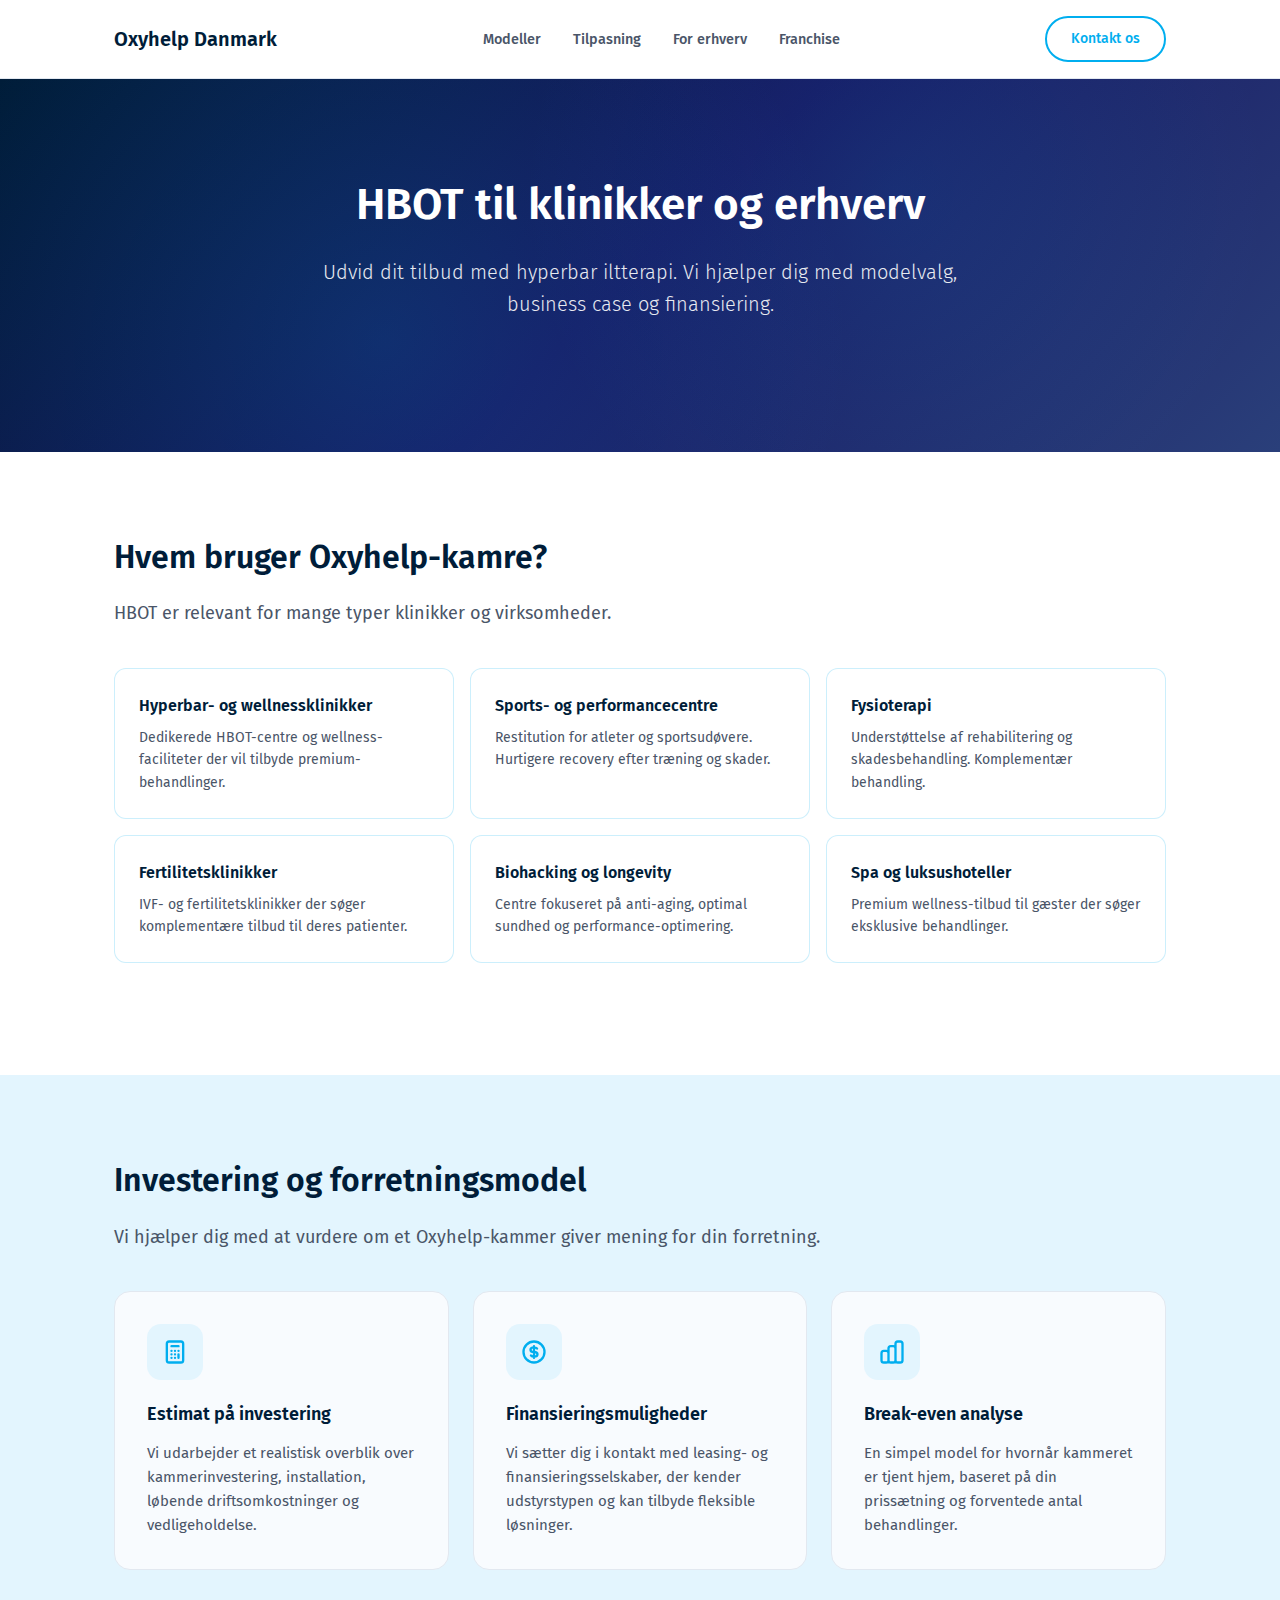
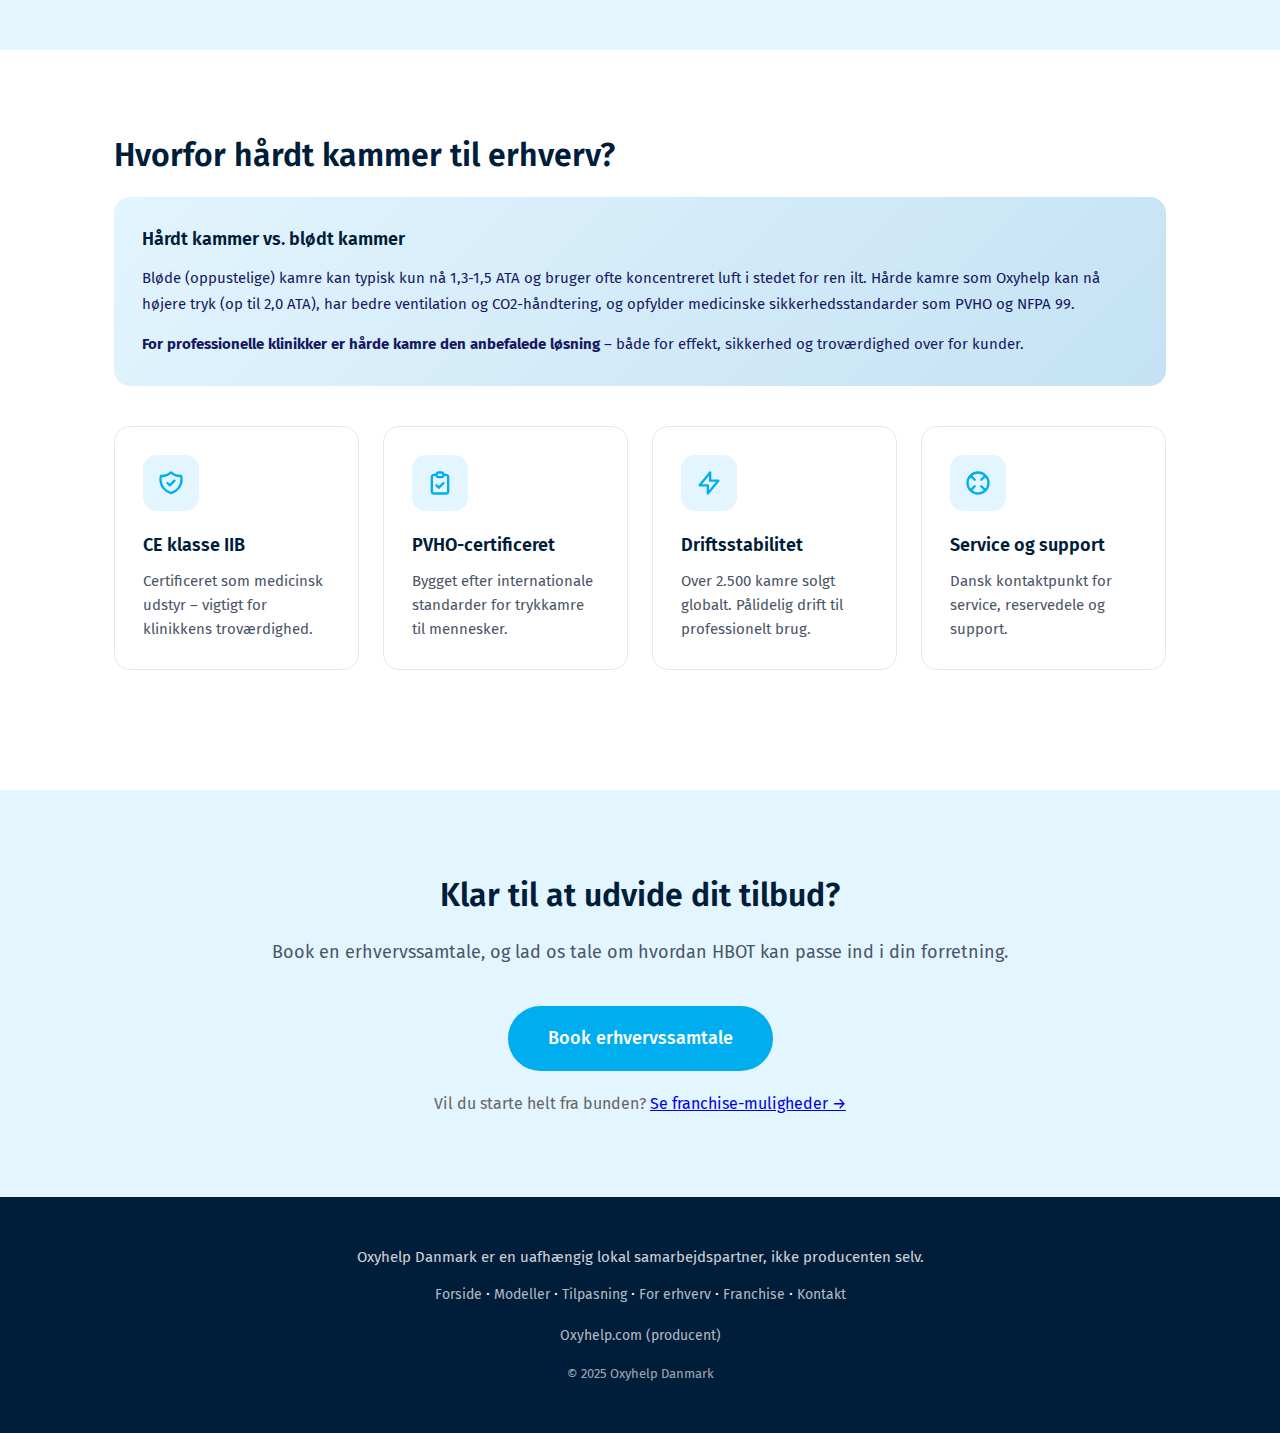
<file: erhverv.html>
<!DOCTYPE html>
<html lang="da">
<head>
    <!-- Google Consent Mode (must be before gtag) -->
    <script>
      window.dataLayer = window.dataLayer || [];
      function gtag(){dataLayer.push(arguments);}
      gtag('consent', 'default', {
        'analytics_storage': 'denied',
        'ad_storage': 'denied',
        'ad_user_data': 'denied',
        'ad_personalization': 'denied',
        'wait_for_update': 500
      });
    </script>

    <!-- Google tag (gtag.js) -->
    <script async src="https://www.googletagmanager.com/gtag/js?id=G-NZF6QD2NF6"></script>
    <script>
      gtag('js', new Date());
      gtag('config', 'G-NZF6QD2NF6');
    </script>

    <meta charset="UTF-8">
    <meta name="viewport" content="width=device-width, initial-scale=1.0">
    <title>HBOT til Klinikker — Trykkammer til erhverv | Oxyhelp Danmark</title>
    <meta name="description" content="Oxyhelp trykkammer til klinikker og erhverv. Business case, finansiering og ROI. For fysioterapi, wellness, sport og fertilitetsklinikker.">
    <link rel="canonical" href="https://oxyhelpdanmark.dk/erhverv">
    <link rel="preconnect" href="https://fonts.googleapis.com">
    <link rel="preconnect" href="https://fonts.gstatic.com" crossorigin>
    <link href="https://fonts.googleapis.com/css2?family=Fira+Sans:wght@300;400;500;600;700&display=swap" rel="stylesheet">
    <link rel="stylesheet" href="./styles.css">
</head>
<body>
    <!-- Navigation -->
    <nav class="nav">
        <div class="container nav-container">
            <a href="/" class="nav-logo">Oxyhelp Danmark</a>
            <div class="nav-links">
                <a href="/modeller">Modeller</a>
                <a href="/tilpasning">Tilpasning</a>
                <a href="/erhverv">For erhverv</a>
                <a href="/franchise">Franchise</a>
            </div>
            <a href="/kontakt" class="nav-cta">Kontakt os</a>
        </div>
    </nav>

    <!-- Hero -->
    <section class="hero hero-small">
        <div class="container">
            <h1>HBOT til klinikker og erhverv</h1>
            <p class="hero-subtitle">Udvid dit tilbud med hyperbar iltterapi. Vi hjælper dig med modelvalg, business case og finansiering.</p>
        </div>
    </section>

    <!-- Kliniktyper -->
    <section class="section">
        <div class="container">
            <h2>Hvem bruger Oxyhelp-kamre?</h2>
            <p class="section-intro">HBOT er relevant for mange typer klinikker og virksomheder.</p>

            <div class="clinic-grid">
                <div class="clinic-card">
                    <h3>Hyperbar- og wellnessklinikker</h3>
                    <p>Dedikerede HBOT-centre og wellness-faciliteter der vil tilbyde premium-behandlinger.</p>
                </div>
                <div class="clinic-card">
                    <h3>Sports- og performancecentre</h3>
                    <p>Restitution for atleter og sportsudøvere. Hurtigere recovery efter træning og skader.</p>
                </div>
                <div class="clinic-card">
                    <h3>Fysioterapi</h3>
                    <p>Understøttelse af rehabilitering og skadesbehandling. Komplementær behandling.</p>
                </div>
                <div class="clinic-card">
                    <h3>Fertilitetsklinikker</h3>
                    <p>IVF- og fertilitetsklinikker der søger komplementære tilbud til deres patienter.</p>
                </div>
                <div class="clinic-card">
                    <h3>Biohacking og longevity</h3>
                    <p>Centre fokuseret på anti-aging, optimal sundhed og performance-optimering.</p>
                </div>
                <div class="clinic-card">
                    <h3>Spa og luksushoteller</h3>
                    <p>Premium wellness-tilbud til gæster der søger eksklusive behandlinger.</p>
                </div>
            </div>
        </div>
    </section>

    <!-- Business case -->
    <section class="section section-alt">
        <div class="container">
            <h2>Investering og forretningsmodel</h2>
            <p class="section-intro">Vi hjælper dig med at vurdere om et Oxyhelp-kammer giver mening for din forretning.</p>

            <div class="business-grid">
                <div class="business-card">
                    <div class="business-icon">
                        <svg fill="none" stroke="currentColor" viewBox="0 0 24 24"><path stroke-linecap="round" stroke-linejoin="round" stroke-width="2" d="M9 7h6m0 10v-3m-3 3h.01M9 17h.01M9 14h.01M12 14h.01M15 11h.01M12 11h.01M9 11h.01M7 21h10a2 2 0 002-2V5a2 2 0 00-2-2H7a2 2 0 00-2 2v14a2 2 0 002 2z"/></svg>
                    </div>
                    <h3>Estimat på investering</h3>
                    <p>Vi udarbejder et realistisk overblik over kammerinvestering, installation, løbende driftsomkostninger og vedligeholdelse.</p>
                </div>

                <div class="business-card">
                    <div class="business-icon">
                        <svg fill="none" stroke="currentColor" viewBox="0 0 24 24"><path stroke-linecap="round" stroke-linejoin="round" stroke-width="2" d="M12 8c-1.657 0-3 .895-3 2s1.343 2 3 2 3 .895 3 2-1.343 2-3 2m0-8c1.11 0 2.08.402 2.599 1M12 8V7m0 1v8m0 0v1m0-1c-1.11 0-2.08-.402-2.599-1M21 12a9 9 0 11-18 0 9 9 0 0118 0z"/></svg>
                    </div>
                    <h3>Finansieringsmuligheder</h3>
                    <p>Vi sætter dig i kontakt med leasing- og finansieringsselskaber, der kender udstyrstypen og kan tilbyde fleksible løsninger.</p>
                </div>

                <div class="business-card">
                    <div class="business-icon">
                        <svg fill="none" stroke="currentColor" viewBox="0 0 24 24"><path stroke-linecap="round" stroke-linejoin="round" stroke-width="2" d="M9 19v-6a2 2 0 00-2-2H5a2 2 0 00-2 2v6a2 2 0 002 2h2a2 2 0 002-2zm0 0V9a2 2 0 012-2h2a2 2 0 012 2v10m-6 0a2 2 0 002 2h2a2 2 0 002-2m0 0V5a2 2 0 012-2h2a2 2 0 012 2v14a2 2 0 01-2 2h-2a2 2 0 01-2-2z"/></svg>
                    </div>
                    <h3>Break-even analyse</h3>
                    <p>En simpel model for hvornår kammeret er tjent hjem, baseret på din prissætning og forventede antal behandlinger.</p>
                </div>
            </div>
        </div>
    </section>

    <!-- Hvorfor hårdt kammer -->
    <section class="section">
        <div class="container">
            <h2>Hvorfor hårdt kammer til erhverv?</h2>

            <div class="info-box">
                <h3>Hårdt kammer vs. blødt kammer</h3>
                <p>Bløde (oppustelige) kamre kan typisk kun nå 1,3-1,5 ATA og bruger ofte koncentreret luft i stedet for ren ilt. Hårde kamre som Oxyhelp kan nå højere tryk (op til 2,0 ATA), har bedre ventilation og CO2-håndtering, og opfylder medicinske sikkerhedsstandarder som PVHO og NFPA 99.</p>
                <p style="margin-top: 15px;"><strong>For professionelle klinikker er hårde kamre den anbefalede løsning</strong> – både for effekt, sikkerhed og troværdighed over for kunder.</p>
            </div>

            <div class="features-grid" style="margin-top: 40px;">
                <div class="feature-card">
                    <div class="feature-icon">
                        <svg fill="none" stroke="currentColor" viewBox="0 0 24 24"><path stroke-linecap="round" stroke-linejoin="round" stroke-width="2" d="M9 12l2 2 4-4m5.618-4.016A11.955 11.955 0 0112 2.944a11.955 11.955 0 01-8.618 3.04A12.02 12.02 0 003 9c0 5.591 3.824 10.29 9 11.622 5.176-1.332 9-6.03 9-11.622 0-1.042-.133-2.052-.382-3.016z"/></svg>
                    </div>
                    <h3>CE klasse IIB</h3>
                    <p>Certificeret som medicinsk udstyr – vigtigt for klinikkens troværdighed.</p>
                </div>

                <div class="feature-card">
                    <div class="feature-icon">
                        <svg fill="none" stroke="currentColor" viewBox="0 0 24 24"><path stroke-linecap="round" stroke-linejoin="round" stroke-width="2" d="M9 5H7a2 2 0 00-2 2v12a2 2 0 002 2h10a2 2 0 002-2V7a2 2 0 00-2-2h-2M9 5a2 2 0 002 2h2a2 2 0 002-2M9 5a2 2 0 012-2h2a2 2 0 012 2m-6 9l2 2 4-4"/></svg>
                    </div>
                    <h3>PVHO-certificeret</h3>
                    <p>Bygget efter internationale standarder for trykkamre til mennesker.</p>
                </div>

                <div class="feature-card">
                    <div class="feature-icon">
                        <svg fill="none" stroke="currentColor" viewBox="0 0 24 24"><path stroke-linecap="round" stroke-linejoin="round" stroke-width="2" d="M13 10V3L4 14h7v7l9-11h-7z"/></svg>
                    </div>
                    <h3>Driftsstabilitet</h3>
                    <p>Over 2.500 kamre solgt globalt. Pålidelig drift til professionelt brug.</p>
                </div>

                <div class="feature-card">
                    <div class="feature-icon">
                        <svg fill="none" stroke="currentColor" viewBox="0 0 24 24"><path stroke-linecap="round" stroke-linejoin="round" stroke-width="2" d="M18.364 5.636l-3.536 3.536m0 5.656l3.536 3.536M9.172 9.172L5.636 5.636m3.536 9.192l-3.536 3.536M21 12a9 9 0 11-18 0 9 9 0 0118 0z"/></svg>
                    </div>
                    <h3>Service og support</h3>
                    <p>Dansk kontaktpunkt for service, reservedele og support.</p>
                </div>
            </div>
        </div>
    </section>

    <!-- CTA -->
    <section class="section section-alt">
        <div class="container text-center">
            <h2>Klar til at udvide dit tilbud?</h2>
            <p class="section-intro section-intro-centered">Book en erhvervssamtale, og lad os tale om hvordan HBOT kan passe ind i din forretning.</p>
            <a href="/kontakt" class="btn btn-primary btn-large">Book erhvervssamtale</a>
            <p style="margin-top: 20px; color: #666;">Vil du starte helt fra bunden? <a href="/franchise">Se franchise-muligheder →</a></p>
        </div>
    </section>

    <!-- Footer -->
    <footer class="footer">
        <div class="container">
            <p class="footer-note">Oxyhelp Danmark er en uafhængig lokal samarbejdspartner, ikke producenten selv.</p>
            <p class="footer-links">
                <a href="/">Forside</a> ·
                <a href="/modeller">Modeller</a> ·
                <a href="/tilpasning">Tilpasning</a> ·
                <a href="/erhverv">For erhverv</a> ·
                <a href="/franchise">Franchise</a> ·
                <a href="/kontakt">Kontakt</a>
            </p>
            <p class="footer-links">
                <a href="https://oxyhelp.com" target="_blank" rel="noopener">Oxyhelp.com (producent)</a>
            </p>
            <p class="footer-copy">&copy; 2025 Oxyhelp Danmark</p>
        </div>
    </footer>
</body>
</html>
</file>
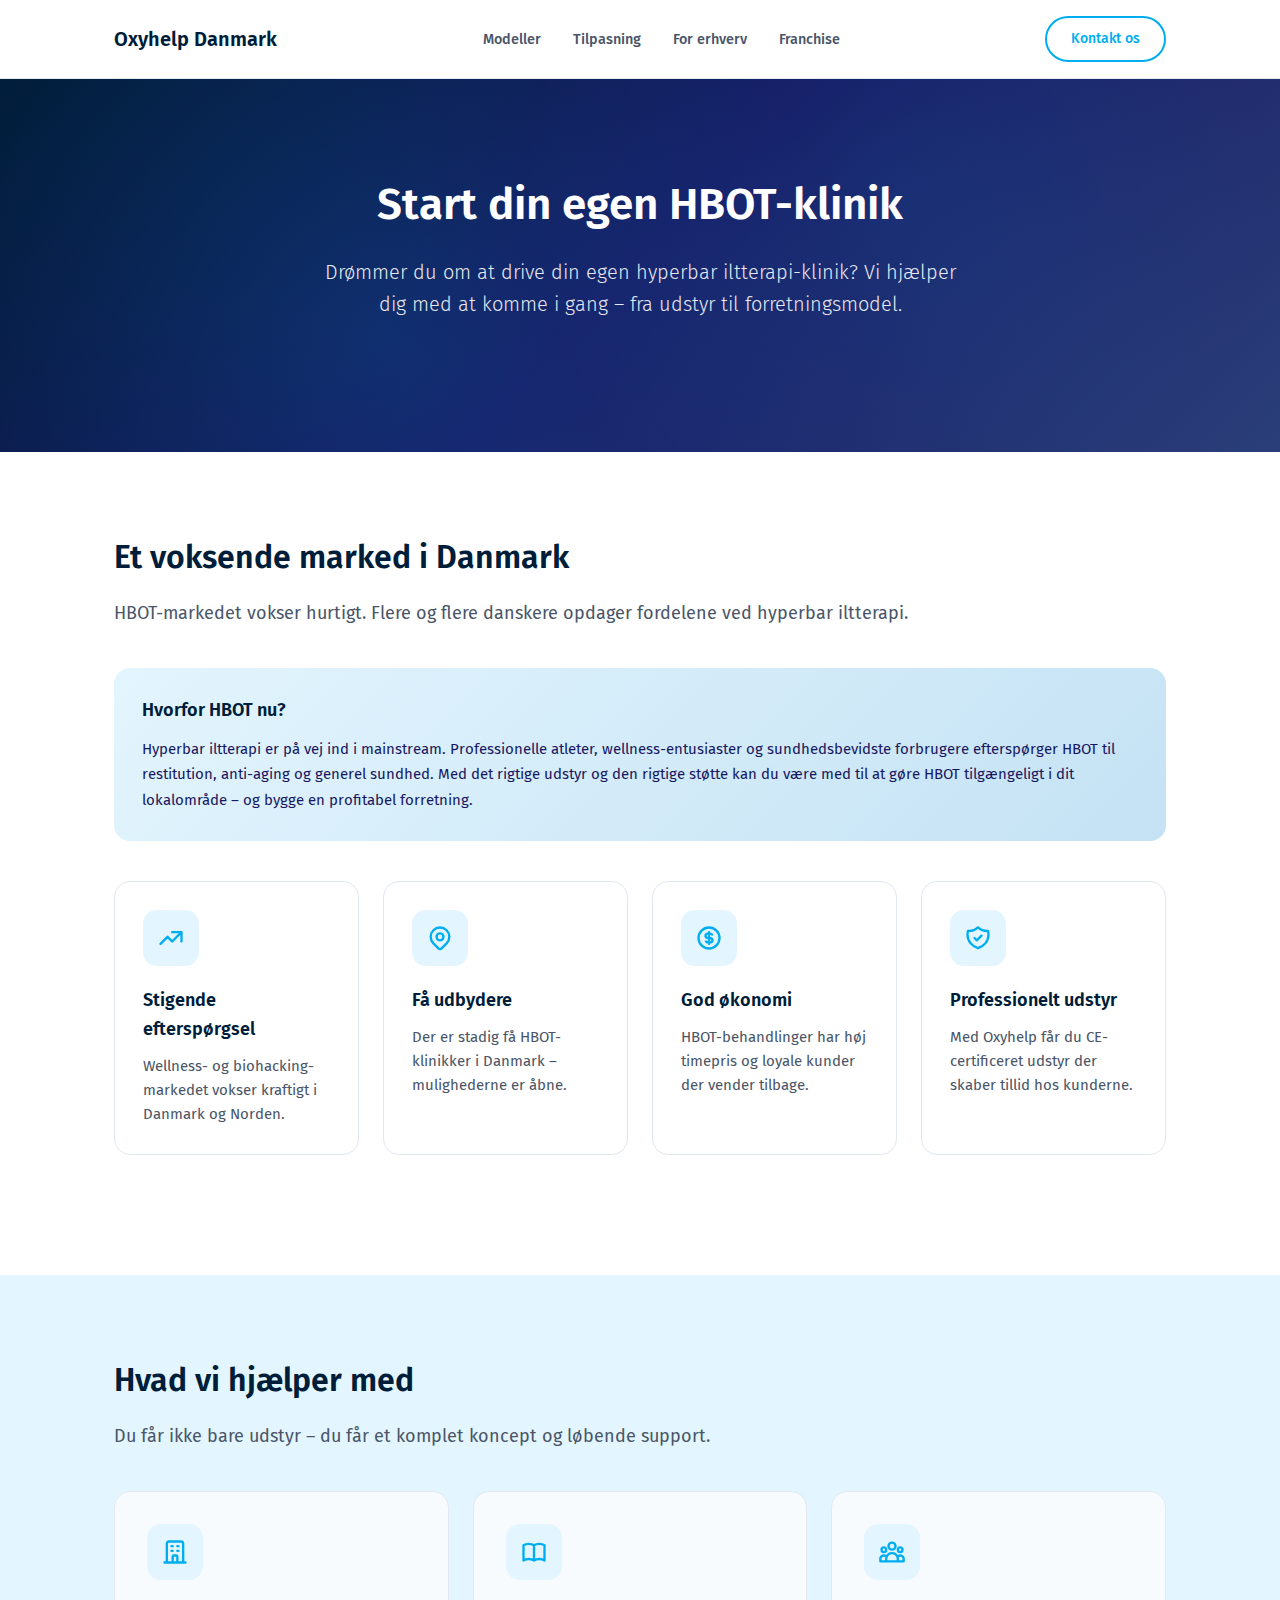
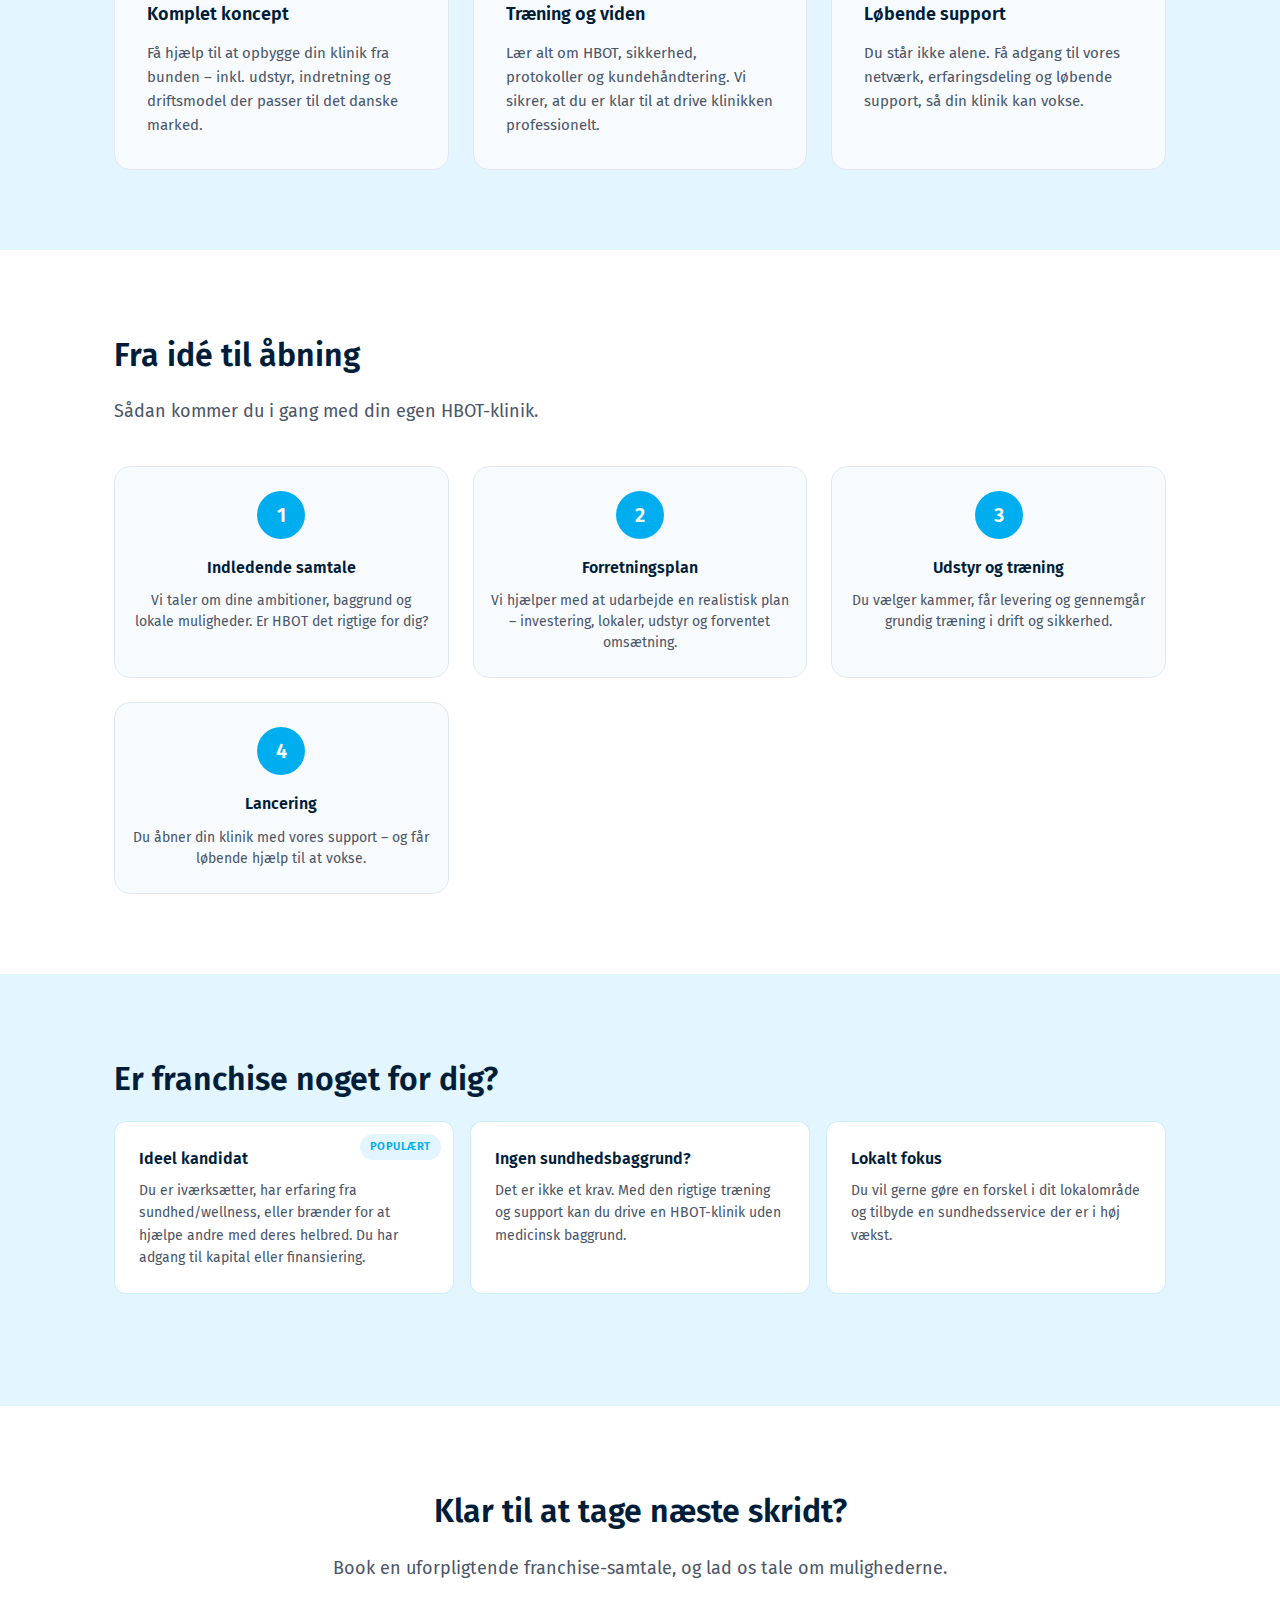
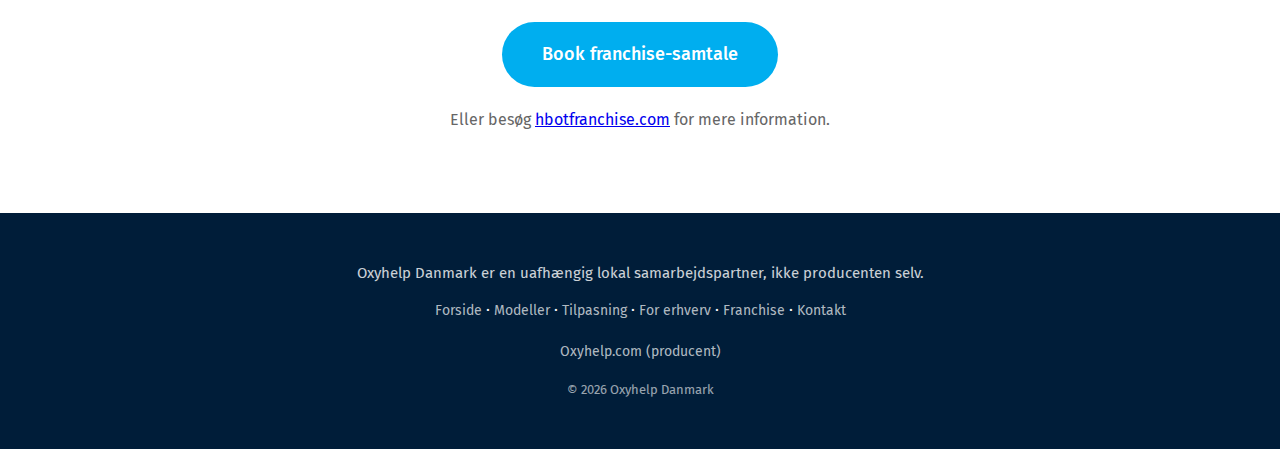
<file: franchise.html>
<!DOCTYPE html>
<html lang="da">
<head>
    <!-- Google Consent Mode (must be before gtag) -->
    <script>
      window.dataLayer = window.dataLayer || [];
      function gtag(){dataLayer.push(arguments);}
      gtag('consent', 'default', {
        'analytics_storage': 'denied',
        'ad_storage': 'denied',
        'ad_user_data': 'denied',
        'ad_personalization': 'denied',
        'wait_for_update': 500
      });
    </script>

    <!-- Google tag (gtag.js) -->
    <script async src="https://www.googletagmanager.com/gtag/js?id=G-NZF6QD2NF6"></script>
    <script>
      gtag('js', new Date());
      gtag('config', 'G-NZF6QD2NF6');
    </script>

    <meta charset="UTF-8">
    <meta name="viewport" content="width=device-width, initial-scale=1.0">
    <title>Start HBOT Klinik — Franchise muligheder | Oxyhelp Danmark</title>
    <meta name="description" content="Start din egen HBOT-klinik i Danmark. Komplet koncept med udstyr, træning og løbende support. Kontakt os for franchise-muligheder.">
    <link rel="canonical" href="https://oxyhelpdanmark.dk/franchise">
    <link rel="preconnect" href="https://fonts.googleapis.com">
    <link rel="preconnect" href="https://fonts.gstatic.com" crossorigin>
    <link href="https://fonts.googleapis.com/css2?family=Fira+Sans:wght@300;400;500;600;700&display=swap" rel="stylesheet">
    <link rel="stylesheet" href="./styles.css">
</head>
<body>
    <!-- Navigation -->
    <nav class="nav">
        <div class="container nav-container">
            <a href="/" class="nav-logo">Oxyhelp Danmark</a>
            <div class="nav-links">
                <a href="/modeller">Modeller</a>
                <a href="/tilpasning">Tilpasning</a>
                <a href="/erhverv">For erhverv</a>
                <a href="/franchise">Franchise</a>
            </div>
            <a href="/kontakt" class="nav-cta">Kontakt os</a>
        </div>
    </nav>

    <!-- Hero -->
    <section class="hero hero-small">
        <div class="container">
            <h1>Start din egen HBOT-klinik</h1>
            <p class="hero-subtitle">Drømmer du om at drive din egen hyperbar iltterapi-klinik? Vi hjælper dig med at komme i gang – fra udstyr til forretningsmodel.</p>
        </div>
    </section>

    <!-- Markedet -->
    <section class="section">
        <div class="container">
            <h2>Et voksende marked i Danmark</h2>
            <p class="section-intro">HBOT-markedet vokser hurtigt. Flere og flere danskere opdager fordelene ved hyperbar iltterapi.</p>

            <div class="info-box">
                <h3>Hvorfor HBOT nu?</h3>
                <p>Hyperbar iltterapi er på vej ind i mainstream. Professionelle atleter, wellness-entusiaster og sundhedsbevidste forbrugere efterspørger HBOT til restitution, anti-aging og generel sundhed. Med det rigtige udstyr og den rigtige støtte kan du være med til at gøre HBOT tilgængeligt i dit lokalområde – og bygge en profitabel forretning.</p>
            </div>

            <div class="features-grid" style="margin-top: 40px;">
                <div class="feature-card">
                    <div class="feature-icon">
                        <svg fill="none" stroke="currentColor" viewBox="0 0 24 24"><path stroke-linecap="round" stroke-linejoin="round" stroke-width="2" d="M13 7h8m0 0v8m0-8l-8 8-4-4-6 6"/></svg>
                    </div>
                    <h3>Stigende efterspørgsel</h3>
                    <p>Wellness- og biohacking-markedet vokser kraftigt i Danmark og Norden.</p>
                </div>

                <div class="feature-card">
                    <div class="feature-icon">
                        <svg fill="none" stroke="currentColor" viewBox="0 0 24 24"><path stroke-linecap="round" stroke-linejoin="round" stroke-width="2" d="M17.657 16.657L13.414 20.9a1.998 1.998 0 01-2.827 0l-4.244-4.243a8 8 0 1111.314 0z"/><path stroke-linecap="round" stroke-linejoin="round" stroke-width="2" d="M15 11a3 3 0 11-6 0 3 3 0 016 0z"/></svg>
                    </div>
                    <h3>Få udbydere</h3>
                    <p>Der er stadig få HBOT-klinikker i Danmark – mulighederne er åbne.</p>
                </div>

                <div class="feature-card">
                    <div class="feature-icon">
                        <svg fill="none" stroke="currentColor" viewBox="0 0 24 24"><path stroke-linecap="round" stroke-linejoin="round" stroke-width="2" d="M12 8c-1.657 0-3 .895-3 2s1.343 2 3 2 3 .895 3 2-1.343 2-3 2m0-8c1.11 0 2.08.402 2.599 1M12 8V7m0 1v8m0 0v1m0-1c-1.11 0-2.08-.402-2.599-1M21 12a9 9 0 11-18 0 9 9 0 0118 0z"/></svg>
                    </div>
                    <h3>God økonomi</h3>
                    <p>HBOT-behandlinger har høj timepris og loyale kunder der vender tilbage.</p>
                </div>

                <div class="feature-card">
                    <div class="feature-icon">
                        <svg fill="none" stroke="currentColor" viewBox="0 0 24 24"><path stroke-linecap="round" stroke-linejoin="round" stroke-width="2" d="M9 12l2 2 4-4m5.618-4.016A11.955 11.955 0 0112 2.944a11.955 11.955 0 01-8.618 3.04A12.02 12.02 0 003 9c0 5.591 3.824 10.29 9 11.622 5.176-1.332 9-6.03 9-11.622 0-1.042-.133-2.052-.382-3.016z"/></svg>
                    </div>
                    <h3>Professionelt udstyr</h3>
                    <p>Med Oxyhelp får du CE-certificeret udstyr der skaber tillid hos kunderne.</p>
                </div>
            </div>
        </div>
    </section>

    <!-- Hvad vi tilbyder -->
    <section class="section section-alt">
        <div class="container">
            <h2>Hvad vi hjælper med</h2>
            <p class="section-intro">Du får ikke bare udstyr – du får et komplet koncept og løbende support.</p>

            <div class="business-grid">
                <div class="business-card">
                    <div class="business-icon">
                        <svg fill="none" stroke="currentColor" viewBox="0 0 24 24"><path stroke-linecap="round" stroke-linejoin="round" stroke-width="2" d="M19 21V5a2 2 0 00-2-2H7a2 2 0 00-2 2v16m14 0h2m-2 0h-5m-9 0H3m2 0h5M9 7h1m-1 4h1m4-4h1m-1 4h1m-5 10v-5a1 1 0 011-1h2a1 1 0 011 1v5m-4 0h4"/></svg>
                    </div>
                    <h3>Komplet koncept</h3>
                    <p>Få hjælp til at opbygge din klinik fra bunden – inkl. udstyr, indretning og driftsmodel der passer til det danske marked.</p>
                </div>

                <div class="business-card">
                    <div class="business-icon">
                        <svg fill="none" stroke="currentColor" viewBox="0 0 24 24"><path stroke-linecap="round" stroke-linejoin="round" stroke-width="2" d="M12 6.253v13m0-13C10.832 5.477 9.246 5 7.5 5S4.168 5.477 3 6.253v13C4.168 18.477 5.754 18 7.5 18s3.332.477 4.5 1.253m0-13C13.168 5.477 14.754 5 16.5 5c1.747 0 3.332.477 4.5 1.253v13C19.832 18.477 18.247 18 16.5 18c-1.746 0-3.332.477-4.5 1.253"/></svg>
                    </div>
                    <h3>Træning og viden</h3>
                    <p>Lær alt om HBOT, sikkerhed, protokoller og kundehåndtering. Vi sikrer, at du er klar til at drive klinikken professionelt.</p>
                </div>

                <div class="business-card">
                    <div class="business-icon">
                        <svg fill="none" stroke="currentColor" viewBox="0 0 24 24"><path stroke-linecap="round" stroke-linejoin="round" stroke-width="2" d="M17 20h5v-2a3 3 0 00-5.356-1.857M17 20H7m10 0v-2c0-.656-.126-1.283-.356-1.857M7 20H2v-2a3 3 0 015.356-1.857M7 20v-2c0-.656.126-1.283.356-1.857m0 0a5.002 5.002 0 019.288 0M15 7a3 3 0 11-6 0 3 3 0 016 0zm6 3a2 2 0 11-4 0 2 2 0 014 0zM7 10a2 2 0 11-4 0 2 2 0 014 0z"/></svg>
                    </div>
                    <h3>Løbende support</h3>
                    <p>Du står ikke alene. Få adgang til vores netværk, erfaringsdeling og løbende support, så din klinik kan vokse.</p>
                </div>
            </div>
        </div>
    </section>

    <!-- Processen -->
    <section class="section">
        <div class="container">
            <h2>Fra idé til åbning</h2>
            <p class="section-intro">Sådan kommer du i gang med din egen HBOT-klinik.</p>

            <div class="purchase-grid">
                <div class="purchase-step">
                    <div class="purchase-number">1</div>
                    <h3>Indledende samtale</h3>
                    <p>Vi taler om dine ambitioner, baggrund og lokale muligheder. Er HBOT det rigtige for dig?</p>
                </div>

                <div class="purchase-step">
                    <div class="purchase-number">2</div>
                    <h3>Forretningsplan</h3>
                    <p>Vi hjælper med at udarbejde en realistisk plan – investering, lokaler, udstyr og forventet omsætning.</p>
                </div>

                <div class="purchase-step">
                    <div class="purchase-number">3</div>
                    <h3>Udstyr og træning</h3>
                    <p>Du vælger kammer, får levering og gennemgår grundig træning i drift og sikkerhed.</p>
                </div>

                <div class="purchase-step">
                    <div class="purchase-number">4</div>
                    <h3>Lancering</h3>
                    <p>Du åbner din klinik med vores support – og får løbende hjælp til at vokse.</p>
                </div>
            </div>
        </div>
    </section>

    <!-- Er det noget for dig? -->
    <section class="section section-alt">
        <div class="container">
            <h2>Er franchise noget for dig?</h2>

            <div class="clinic-grid">
                <div class="clinic-card clinic-card-featured">
                    <h3>Ideel kandidat</h3>
                    <p>Du er iværksætter, har erfaring fra sundhed/wellness, eller brænder for at hjælpe andre med deres helbred. Du har adgang til kapital eller finansiering.</p>
                </div>
                <div class="clinic-card">
                    <h3>Ingen sundhedsbaggrund?</h3>
                    <p>Det er ikke et krav. Med den rigtige træning og support kan du drive en HBOT-klinik uden medicinsk baggrund.</p>
                </div>
                <div class="clinic-card">
                    <h3>Lokalt fokus</h3>
                    <p>Du vil gerne gøre en forskel i dit lokalområde og tilbyde en sundhedsservice der er i høj vækst.</p>
                </div>
            </div>
        </div>
    </section>

    <!-- CTA -->
    <section class="section">
        <div class="container text-center">
            <h2>Klar til at tage næste skridt?</h2>
            <p class="section-intro section-intro-centered">Book en uforpligtende franchise-samtale, og lad os tale om mulighederne.</p>
            <a href="/kontakt" class="btn btn-primary btn-large">Book franchise-samtale</a>
            <p style="margin-top: 20px; color: #666;">Eller besøg <a href="https://hbotfranchise.com" target="_blank" rel="noopener">hbotfranchise.com</a> for mere information.</p>
        </div>
    </section>

    <!-- Footer -->
    <footer class="footer">
        <div class="container">
            <p class="footer-note">Oxyhelp Danmark er en uafhængig lokal samarbejdspartner, ikke producenten selv.</p>
            <p class="footer-links">
                <a href="/">Forside</a> ·
                <a href="/modeller">Modeller</a> ·
                <a href="/tilpasning">Tilpasning</a> ·
                <a href="/erhverv">For erhverv</a> ·
                <a href="/franchise">Franchise</a> ·
                <a href="/kontakt">Kontakt</a>
            </p>
            <p class="footer-links">
                <a href="https://oxyhelp.com" target="_blank" rel="noopener">Oxyhelp.com (producent)</a>
            </p>
            <p class="footer-copy">&copy; 2026 Oxyhelp Danmark</p>
        </div>
    </footer>
</body>
</html>
</file>
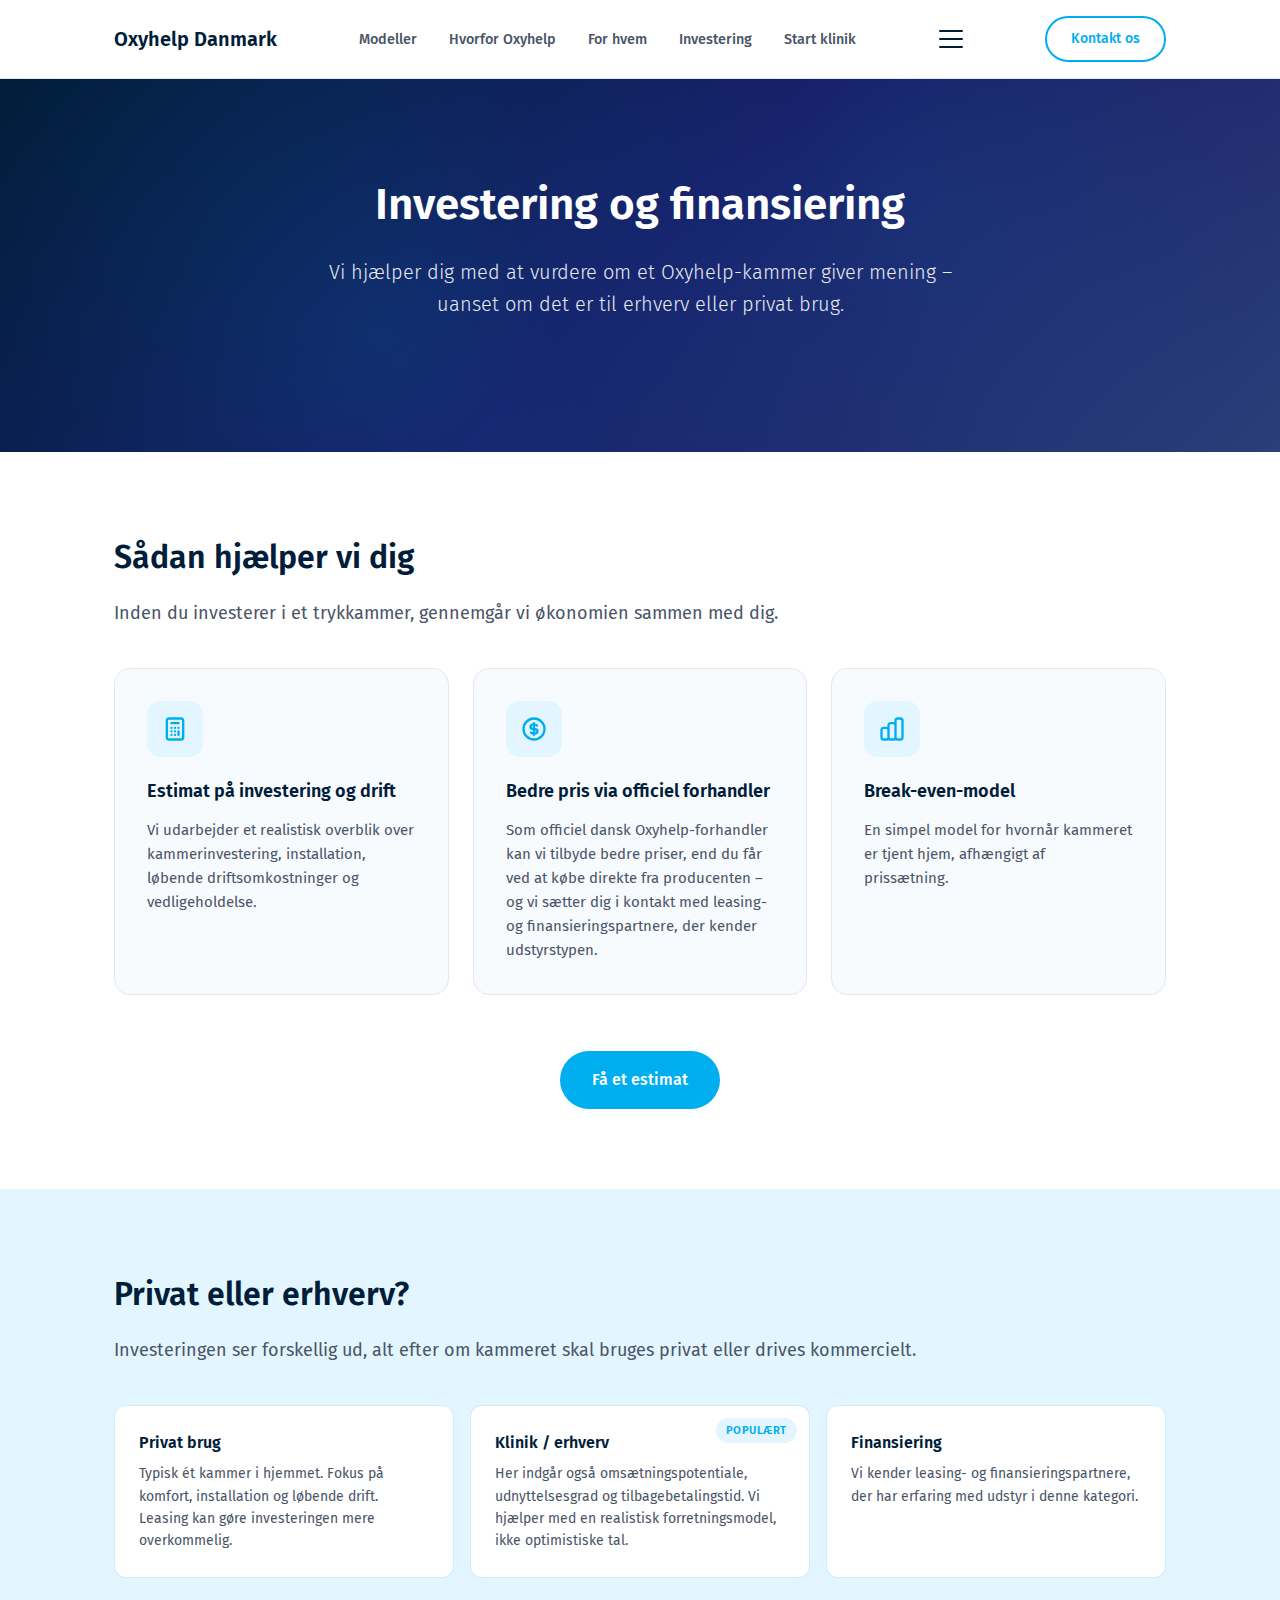
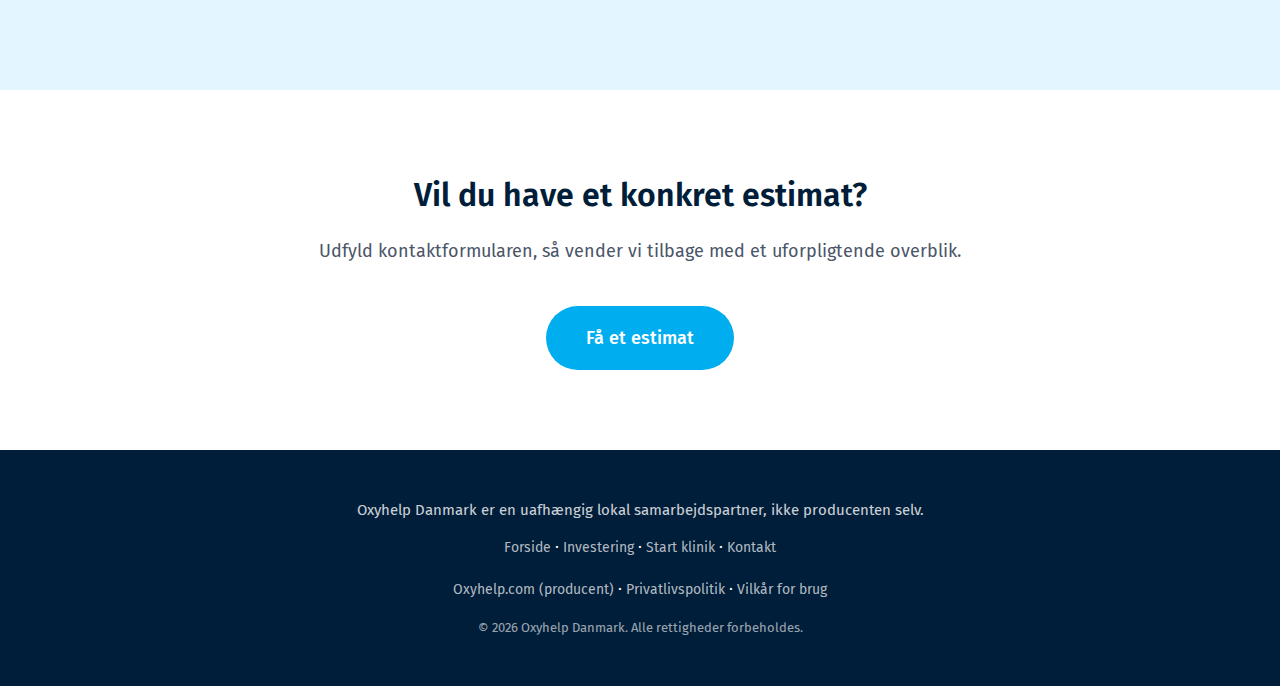
<file: investering.html>
<!DOCTYPE html>
<html lang="da">
<head>
    <!-- Google Consent Mode (must be before gtag) -->
    <script>
      window.dataLayer = window.dataLayer || [];
      function gtag(){dataLayer.push(arguments);}
      gtag('consent', 'default', {
        'analytics_storage': 'denied',
        'ad_storage': 'denied',
        'ad_user_data': 'denied',
        'ad_personalization': 'denied',
        'wait_for_update': 500
      });
    </script>

    <!-- Google tag (gtag.js) -->
    <script async src="https://www.googletagmanager.com/gtag/js?id=G-NZF6QD2NF6"></script>
    <script>
      gtag('js', new Date());
      gtag('config', 'G-NZF6QD2NF6');
    </script>

    <meta charset="UTF-8">
    <meta name="viewport" content="width=device-width, initial-scale=1.0">
    <title>Investering og finansiering — Oxyhelp trykkamre | Oxyhelp Danmark</title>
    <meta name="description" content="Få et realistisk overblik over investering, drift og finansiering af et Oxyhelp trykkammer. Estimat, leasing og break-even-model.">
    <link rel="canonical" href="https://oxyhelpdanmark.dk/investering">
    <link rel="preconnect" href="https://fonts.googleapis.com">
    <link rel="preconnect" href="https://fonts.gstatic.com" crossorigin>
    <link href="https://fonts.googleapis.com/css2?family=Fira+Sans:wght@300;400;500;600;700&display=swap" rel="stylesheet">
    <link rel="stylesheet" href="./styles.css">

    <script type="application/ld+json">
    {
        "@context": "https://schema.org",
        "@type": "WebPage",
        "name": "Investering og finansiering — Oxyhelp trykkamre",
        "description": "Få et realistisk overblik over investering, drift og finansiering af et Oxyhelp trykkammer. Estimat, leasing og break-even-model.",
        "url": "https://oxyhelpdanmark.dk/investering",
        "inLanguage": "da-DK",
        "isPartOf": {
            "@type": "WebSite",
            "name": "Oxyhelp Danmark",
            "url": "https://oxyhelpdanmark.dk"
        },
        "about": {
            "@type": "LocalBusiness",
            "name": "Oxyhelp Danmark",
            "url": "https://oxyhelpdanmark.dk",
            "areaServed": { "@type": "Country", "name": "Denmark" },
            "address": { "@type": "PostalAddress", "addressLocality": "København", "addressCountry": "DK" },
            "priceRange": "$$$",
            "knowsAbout": ["Hyperbaric Oxygen Therapy", "HBOT", "Oxyhelp chambers", "Trykkammer"]
        }
    }
    </script>
</head>
<body>
    <!-- Navigation -->
    <nav class="nav">
        <div class="container nav-container">
            <a href="/" class="nav-logo">Oxyhelp Danmark</a>
            <div class="nav-links">
                <a href="/#modeller">Modeller</a>
                <a href="/#hvorfor">Hvorfor Oxyhelp</a>
                <a href="/#klinikker">For hvem</a>
                <a href="/investering.html" class="active">Investering</a>
                <a href="/franchise.html">Start klinik</a>
            </div>
            <button class="nav-hamburger" onclick="toggleMenu()">
                <span></span>
                <span></span>
                <span></span>
            </button>
            <a href="/#kontakt" class="nav-cta">Kontakt os</a>
        </div>
        <div class="nav-mobile">
            <a href="/#modeller">Modeller</a>
            <a href="/#hvorfor">Hvorfor Oxyhelp</a>
            <a href="/#klinikker">For hvem</a>
            <a href="/investering.html">Investering</a>
            <a href="/franchise.html">Start klinik</a>
            <a href="/#kontakt">Kontakt os</a>
        </div>
    </nav>
    <script>
        function toggleMenu() {
            document.querySelector('.nav-hamburger').classList.toggle('active');
            document.querySelector('.nav-mobile').classList.toggle('active');
        }
    </script>

    <!-- Hero -->
    <section class="hero hero-small">
        <div class="container">
            <h1>Investering og finansiering</h1>
            <p class="hero-subtitle">Vi hjælper dig med at vurdere om et Oxyhelp-kammer giver mening – uanset om det er til erhverv eller privat brug.</p>
        </div>
    </section>

    <!-- Hvad vi hjælper med -->
    <section class="section">
        <div class="container">
            <h2>Sådan hjælper vi dig</h2>
            <p class="section-intro">Inden du investerer i et trykkammer, gennemgår vi økonomien sammen med dig.</p>

            <div class="business-grid">
                <div class="business-card">
                    <div class="business-icon">
                        <svg fill="none" stroke="currentColor" viewBox="0 0 24 24"><path stroke-linecap="round" stroke-linejoin="round" stroke-width="2" d="M9 7h6m0 10v-3m-3 3h.01M9 17h.01M9 14h.01M12 14h.01M15 11h.01M12 11h.01M9 11h.01M7 21h10a2 2 0 002-2V5a2 2 0 00-2-2H7a2 2 0 00-2 2v14a2 2 0 002 2z"/></svg>
                    </div>
                    <h3>Estimat på investering og drift</h3>
                    <p>Vi udarbejder et realistisk overblik over kammerinvestering, installation, løbende driftsomkostninger og vedligeholdelse.</p>
                </div>

                <div class="business-card">
                    <div class="business-icon">
                        <svg fill="none" stroke="currentColor" viewBox="0 0 24 24"><path stroke-linecap="round" stroke-linejoin="round" stroke-width="2" d="M12 8c-1.657 0-3 .895-3 2s1.343 2 3 2 3 .895 3 2-1.343 2-3 2m0-8c1.11 0 2.08.402 2.599 1M12 8V7m0 1v8m0 0v1m0-1c-1.11 0-2.08-.402-2.599-1M21 12a9 9 0 11-18 0 9 9 0 0118 0z"/></svg>
                    </div>
                    <h3>Bedre pris via officiel forhandler</h3>
                    <p>Som officiel dansk Oxyhelp-forhandler kan vi tilbyde bedre priser, end du får ved at købe direkte fra producenten – og vi sætter dig i kontakt med leasing- og finansieringspartnere, der kender udstyrstypen.</p>
                </div>

                <div class="business-card">
                    <div class="business-icon">
                        <svg fill="none" stroke="currentColor" viewBox="0 0 24 24"><path stroke-linecap="round" stroke-linejoin="round" stroke-width="2" d="M9 19v-6a2 2 0 00-2-2H5a2 2 0 00-2 2v6a2 2 0 002 2h2a2 2 0 002-2zm0 0V9a2 2 0 012-2h2a2 2 0 012 2v10m-6 0a2 2 0 002 2h2a2 2 0 002-2m0 0V5a2 2 0 012-2h2a2 2 0 012 2v14a2 2 0 01-2 2h-2a2 2 0 01-2-2z"/></svg>
                    </div>
                    <h3>Break-even-model</h3>
                    <p>En simpel model for hvornår kammeret er tjent hjem, afhængigt af prissætning.</p>
                </div>
            </div>

            <div class="section-cta">
                <a href="/#kontakt" class="btn btn-primary">Få et estimat</a>
            </div>
        </div>
    </section>

    <!-- Privat vs erhverv -->
    <section class="section section-alt">
        <div class="container">
            <h2>Privat eller erhverv?</h2>
            <p class="section-intro">Investeringen ser forskellig ud, alt efter om kammeret skal bruges privat eller drives kommercielt.</p>

            <div class="clinic-grid">
                <div class="clinic-card">
                    <h3>Privat brug</h3>
                    <p>Typisk ét kammer i hjemmet. Fokus på komfort, installation og løbende drift. Leasing kan gøre investeringen mere overkommelig.</p>
                </div>
                <div class="clinic-card clinic-card-featured">
                    <h3>Klinik / erhverv</h3>
                    <p>Her indgår også omsætningspotentiale, udnyttelsesgrad og tilbagebetalingstid. Vi hjælper med en realistisk forretningsmodel, ikke optimistiske tal.</p>
                </div>
                <div class="clinic-card">
                    <h3>Finansiering</h3>
                    <p>Vi kender leasing- og finansieringspartnere, der har erfaring med udstyr i denne kategori.</p>
                </div>
            </div>
        </div>
    </section>

    <!-- CTA -->
    <section class="section">
        <div class="container text-center">
            <h2>Vil du have et konkret estimat?</h2>
            <p class="section-intro section-intro-centered">Udfyld kontaktformularen, så vender vi tilbage med et uforpligtende overblik.</p>
            <a href="/#kontakt" class="btn btn-primary btn-large">Få et estimat</a>
        </div>
    </section>

    <!-- Footer -->
    <footer class="footer">
        <div class="container">
            <p class="footer-note">Oxyhelp Danmark er en uafhængig lokal samarbejdspartner, ikke producenten selv.</p>
            <p class="footer-links">
                <a href="/">Forside</a> ·
                <a href="/investering.html">Investering</a> ·
                <a href="/franchise.html">Start klinik</a> ·
                <a href="/#kontakt">Kontakt</a>
            </p>
            <p class="footer-links">
                <a href="https://oxyhelp.com" target="_blank" rel="noopener">Oxyhelp.com (producent)</a> ·
                <a href="/privatlivspolitik.html">Privatlivspolitik</a> ·
                <a href="/vilkaar.html">Vilkår for brug</a>
            </p>
            <p class="footer-copy">&copy; 2026 Oxyhelp Danmark. Alle rettigheder forbeholdes.</p>
        </div>
    </footer>
</body>
</html>
</file>
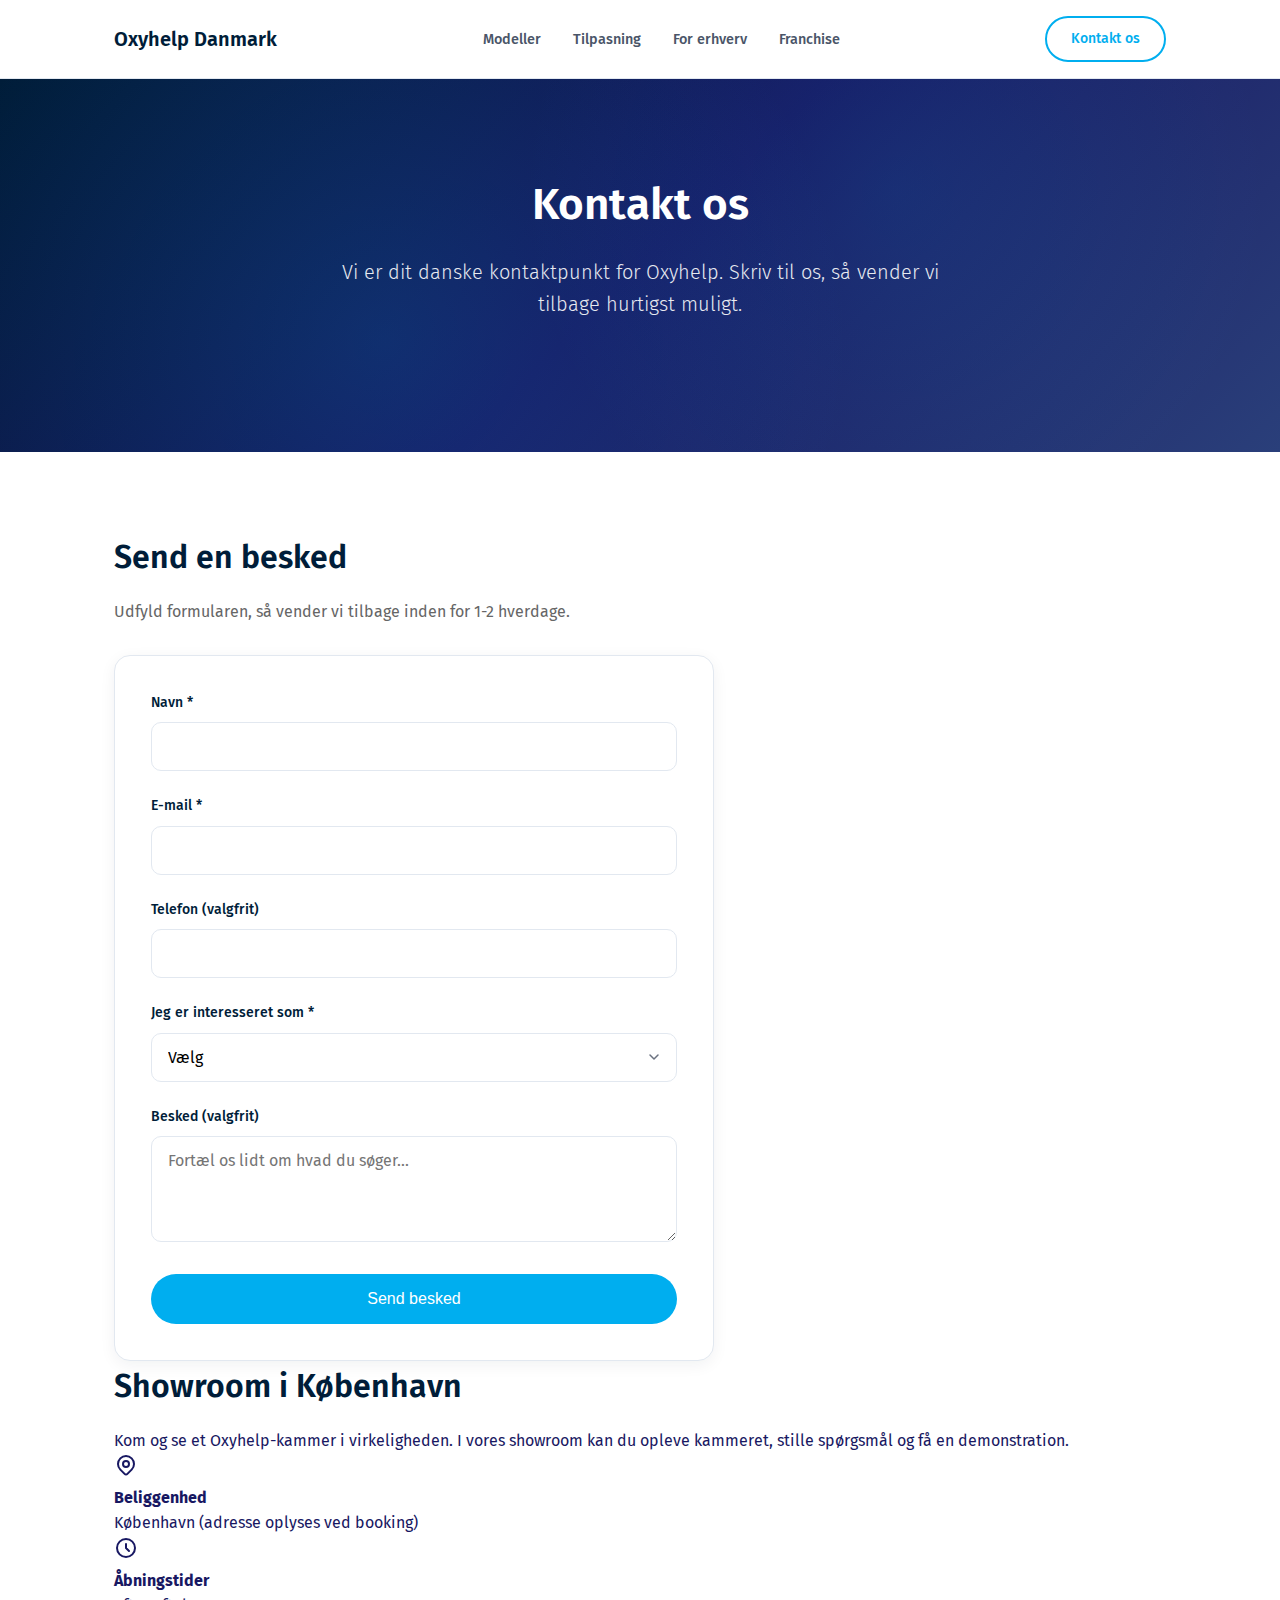
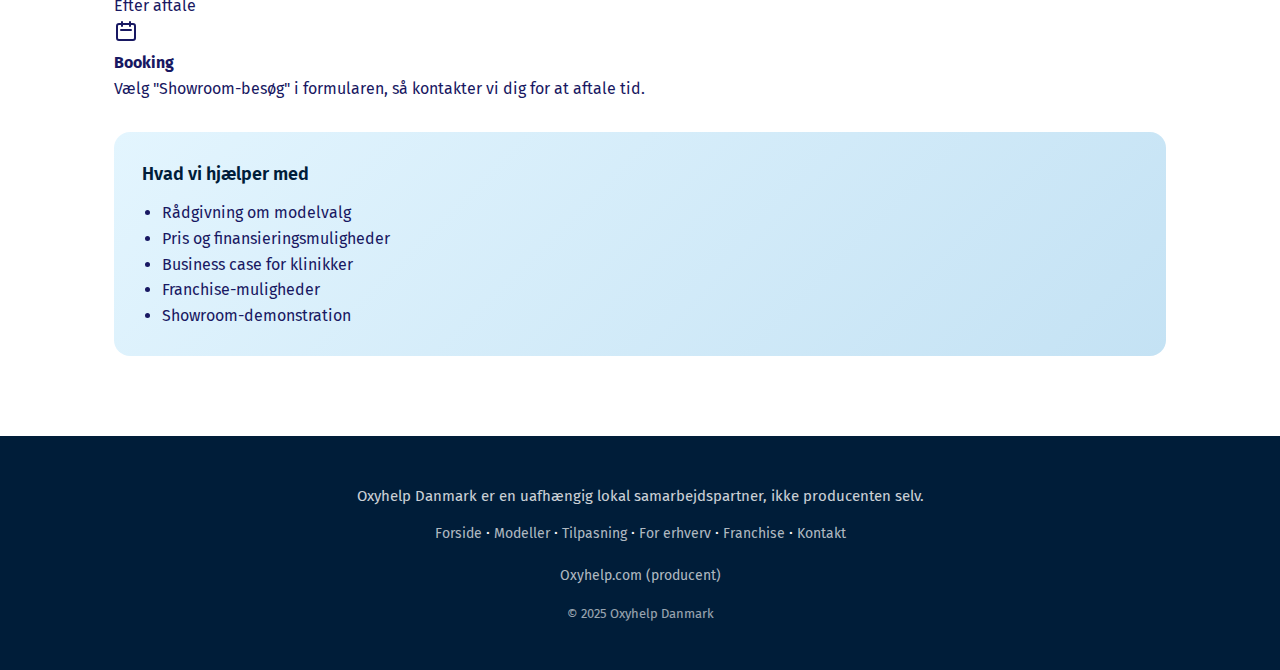
<file: kontakt.html>
<!DOCTYPE html>
<html lang="da">
<head>
    <!-- Google Consent Mode (must be before gtag) -->
    <script>
      window.dataLayer = window.dataLayer || [];
      function gtag(){dataLayer.push(arguments);}
      gtag('consent', 'default', {
        'analytics_storage': 'denied',
        'ad_storage': 'denied',
        'ad_user_data': 'denied',
        'ad_personalization': 'denied',
        'wait_for_update': 500
      });
    </script>

    <!-- Google tag (gtag.js) -->
    <script async src="https://www.googletagmanager.com/gtag/js?id=G-NZF6QD2NF6"></script>
    <script>
      gtag('js', new Date());
      gtag('config', 'G-NZF6QD2NF6');
    </script>

    <meta charset="UTF-8">
    <meta name="viewport" content="width=device-width, initial-scale=1.0">
    <title>Kontakt Oxyhelp Danmark — Showroom i København</title>
    <meta name="description" content="Kontakt Oxyhelp Danmark for rådgivning om trykkamre. Besøg vores showroom i København. Dansk kontaktpunkt for Oxyhelp.">
    <link rel="canonical" href="https://oxyhelpdanmark.dk/kontakt">
    <link rel="preconnect" href="https://fonts.googleapis.com">
    <link rel="preconnect" href="https://fonts.gstatic.com" crossorigin>
    <link href="https://fonts.googleapis.com/css2?family=Fira+Sans:wght@300;400;500;600;700&display=swap" rel="stylesheet">
    <link rel="stylesheet" href="./styles.css">
</head>
<body>
    <!-- Navigation -->
    <nav class="nav">
        <div class="container nav-container">
            <a href="/" class="nav-logo">Oxyhelp Danmark</a>
            <div class="nav-links">
                <a href="/modeller">Modeller</a>
                <a href="/tilpasning">Tilpasning</a>
                <a href="/erhverv">For erhverv</a>
                <a href="/franchise">Franchise</a>
            </div>
            <a href="/kontakt" class="nav-cta">Kontakt os</a>
        </div>
    </nav>

    <!-- Hero -->
    <section class="hero hero-small">
        <div class="container">
            <h1>Kontakt os</h1>
            <p class="hero-subtitle">Vi er dit danske kontaktpunkt for Oxyhelp. Skriv til os, så vender vi tilbage hurtigst muligt.</p>
        </div>
    </section>

    <!-- Kontakt + Showroom -->
    <section class="section">
        <div class="container">
            <div class="contact-layout">
                <!-- Kontaktformular -->
                <div class="contact-form-wrapper">
                    <h2>Send en besked</h2>
                    <p style="margin-bottom: 30px; color: #666;">Udfyld formularen, så vender vi tilbage inden for 1-2 hverdage.</p>

                    <form class="contact-form" name="kontakt" method="POST" data-netlify="true" netlify-honeypot="bot-field" action="/tak">
                        <input type="hidden" name="form-name" value="kontakt">
                        <p class="hidden">
                            <label>Don't fill this out: <input name="bot-field"></label>
                        </p>

                        <div class="form-group">
                            <label for="navn">Navn *</label>
                            <input type="text" id="navn" name="navn" required>
                        </div>

                        <div class="form-group">
                            <label for="email">E-mail *</label>
                            <input type="email" id="email" name="email" required>
                        </div>

                        <div class="form-group">
                            <label for="telefon">Telefon (valgfrit)</label>
                            <input type="tel" id="telefon" name="telefon">
                        </div>

                        <div class="form-group">
                            <label for="formaal">Jeg er interesseret som *</label>
                            <select id="formaal" name="formaal" required>
                                <option value="">Vælg</option>
                                <option value="privat">Privat / hjemmebrug</option>
                                <option value="klinik">Klinik / erhverv</option>
                                <option value="franchise">Franchise / start egen klinik</option>
                                <option value="showroom">Showroom-besøg</option>
                                <option value="andet">Andet</option>
                            </select>
                        </div>

                        <div class="form-group">
                            <label for="besked">Besked (valgfrit)</label>
                            <textarea id="besked" name="besked" rows="4" placeholder="Fortæl os lidt om hvad du søger..."></textarea>
                        </div>

                        <button type="submit" class="btn btn-primary btn-full">Send besked</button>
                    </form>
                </div>

                <!-- Showroom info -->
                <div class="showroom-info">
                    <h2>Showroom i København</h2>
                    <p>Kom og se et Oxyhelp-kammer i virkeligheden. I vores showroom kan du opleve kammeret, stille spørgsmål og få en demonstration.</p>

                    <div class="showroom-details">
                        <div class="showroom-item">
                            <svg fill="none" stroke="currentColor" viewBox="0 0 24 24" width="24" height="24"><path stroke-linecap="round" stroke-linejoin="round" stroke-width="2" d="M17.657 16.657L13.414 20.9a1.998 1.998 0 01-2.827 0l-4.244-4.243a8 8 0 1111.314 0z"/><path stroke-linecap="round" stroke-linejoin="round" stroke-width="2" d="M15 11a3 3 0 11-6 0 3 3 0 016 0z"/></svg>
                            <div>
                                <strong>Beliggenhed</strong>
                                <p>København (adresse oplyses ved booking)</p>
                            </div>
                        </div>

                        <div class="showroom-item">
                            <svg fill="none" stroke="currentColor" viewBox="0 0 24 24" width="24" height="24"><path stroke-linecap="round" stroke-linejoin="round" stroke-width="2" d="M12 8v4l3 3m6-3a9 9 0 11-18 0 9 9 0 0118 0z"/></svg>
                            <div>
                                <strong>Åbningstider</strong>
                                <p>Efter aftale</p>
                            </div>
                        </div>

                        <div class="showroom-item">
                            <svg fill="none" stroke="currentColor" viewBox="0 0 24 24" width="24" height="24"><path stroke-linecap="round" stroke-linejoin="round" stroke-width="2" d="M8 7V3m8 4V3m-9 8h10M5 21h14a2 2 0 002-2V7a2 2 0 00-2-2H5a2 2 0 00-2 2v12a2 2 0 002 2z"/></svg>
                            <div>
                                <strong>Booking</strong>
                                <p>Vælg "Showroom-besøg" i formularen, så kontakter vi dig for at aftale tid.</p>
                            </div>
                        </div>
                    </div>

                    <div class="info-box" style="margin-top: 30px;">
                        <h3>Hvad vi hjælper med</h3>
                        <ul style="margin: 0; padding-left: 20px;">
                            <li>Rådgivning om modelvalg</li>
                            <li>Pris og finansieringsmuligheder</li>
                            <li>Business case for klinikker</li>
                            <li>Franchise-muligheder</li>
                            <li>Showroom-demonstration</li>
                        </ul>
                    </div>
                </div>
            </div>
        </div>
    </section>

    <!-- Footer -->
    <footer class="footer">
        <div class="container">
            <p class="footer-note">Oxyhelp Danmark er en uafhængig lokal samarbejdspartner, ikke producenten selv.</p>
            <p class="footer-links">
                <a href="/">Forside</a> ·
                <a href="/modeller">Modeller</a> ·
                <a href="/tilpasning">Tilpasning</a> ·
                <a href="/erhverv">For erhverv</a> ·
                <a href="/franchise">Franchise</a> ·
                <a href="/kontakt">Kontakt</a>
            </p>
            <p class="footer-links">
                <a href="https://oxyhelp.com" target="_blank" rel="noopener">Oxyhelp.com (producent)</a>
            </p>
            <p class="footer-copy">&copy; 2025 Oxyhelp Danmark</p>
        </div>
    </footer>
</body>
</html>
</file>
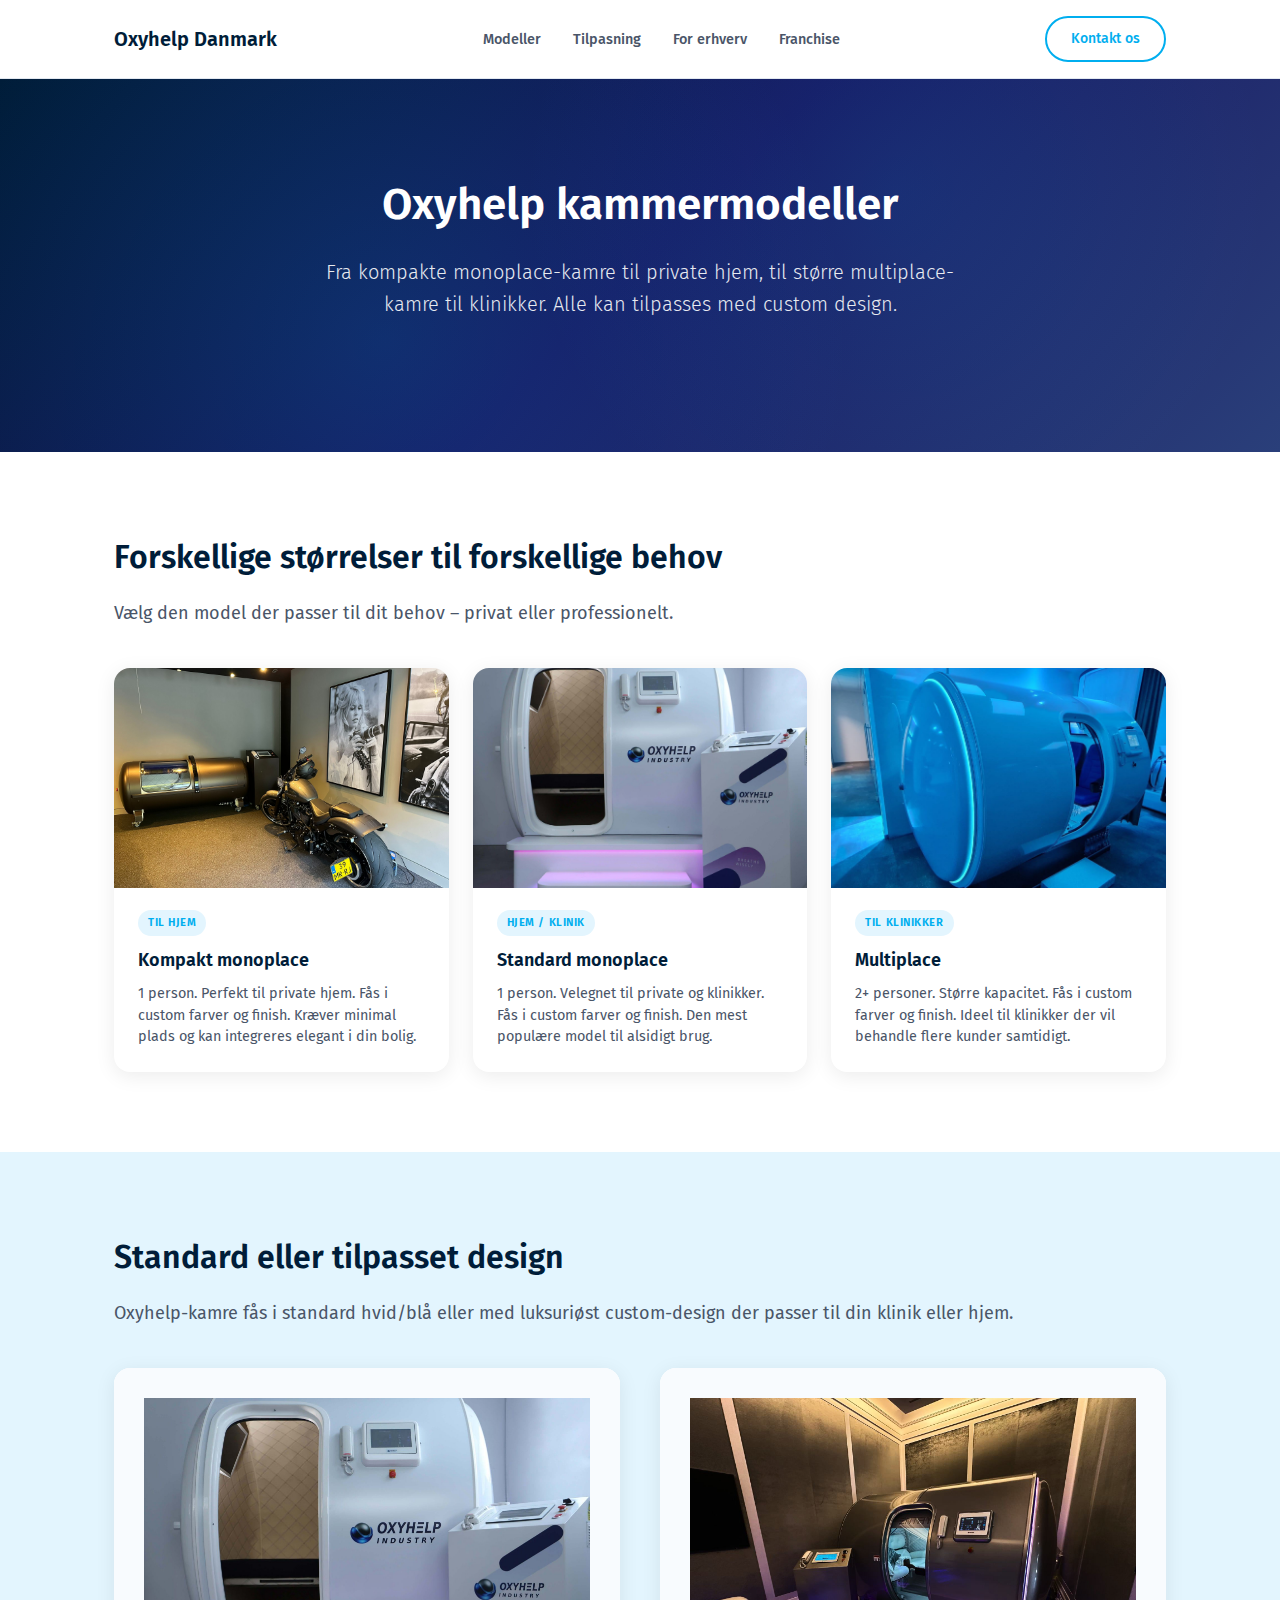
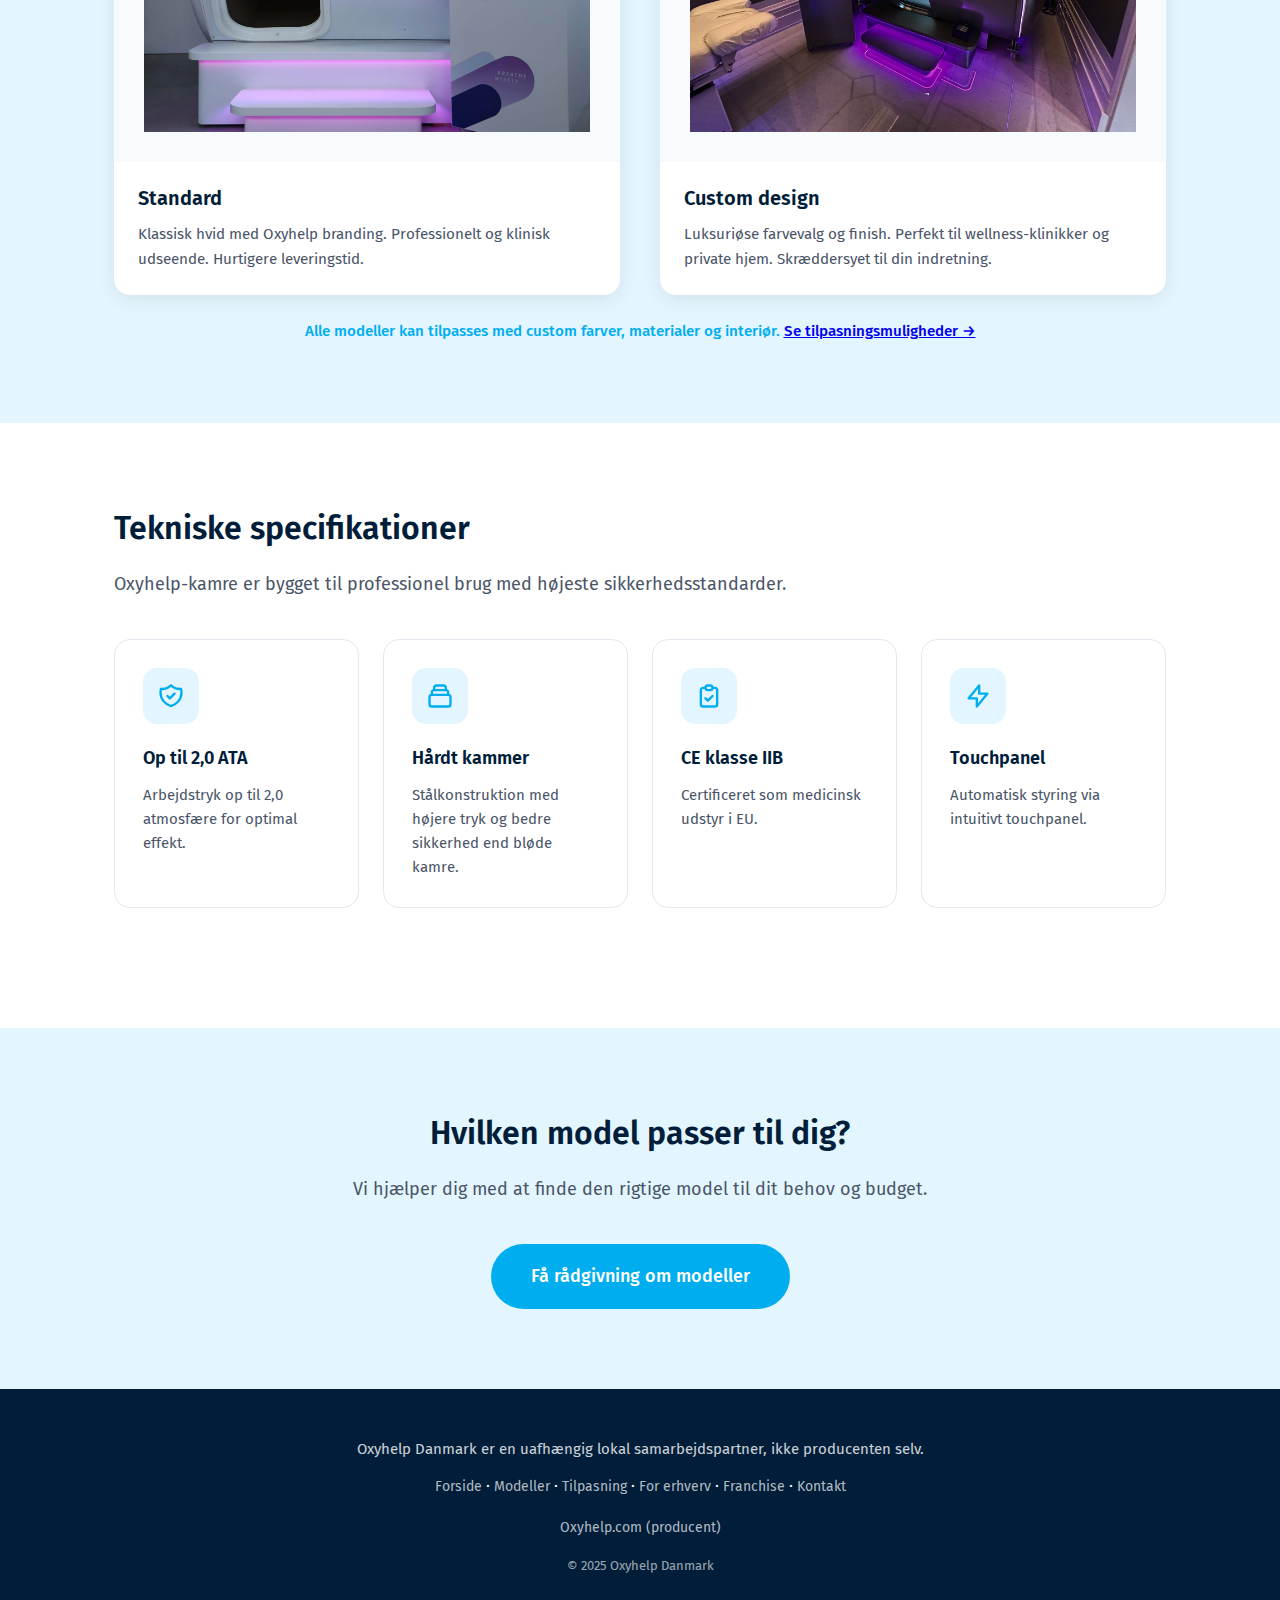
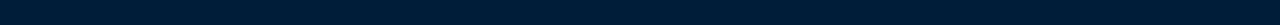
<file: modeller.html>
<!DOCTYPE html>
<html lang="da">
<head>
    <!-- Google Consent Mode (must be before gtag) -->
    <script>
      window.dataLayer = window.dataLayer || [];
      function gtag(){dataLayer.push(arguments);}
      gtag('consent', 'default', {
        'analytics_storage': 'denied',
        'ad_storage': 'denied',
        'ad_user_data': 'denied',
        'ad_personalization': 'denied',
        'wait_for_update': 500
      });
    </script>

    <!-- Google tag (gtag.js) -->
    <script async src="https://www.googletagmanager.com/gtag/js?id=G-NZF6QD2NF6"></script>
    <script>
      gtag('js', new Date());
      gtag('config', 'G-NZF6QD2NF6');
    </script>

    <meta charset="UTF-8">
    <meta name="viewport" content="width=device-width, initial-scale=1.0">
    <title>Oxyhelp Kammermodeller — Monoplace og Multiplace | Oxyhelp Danmark</title>
    <meta name="description" content="Se alle Oxyhelp kammermodeller. Fra kompakte monoplace til store multiplace. Standard eller custom design. Dansk rådgivning.">
    <link rel="canonical" href="https://oxyhelpdanmark.dk/modeller">
    <link rel="preconnect" href="https://fonts.googleapis.com">
    <link rel="preconnect" href="https://fonts.gstatic.com" crossorigin>
    <link href="https://fonts.googleapis.com/css2?family=Fira+Sans:wght@300;400;500;600;700&display=swap" rel="stylesheet">
    <link rel="stylesheet" href="./styles.css">
</head>
<body>
    <!-- Navigation -->
    <nav class="nav">
        <div class="container nav-container">
            <a href="/" class="nav-logo">Oxyhelp Danmark</a>
            <div class="nav-links">
                <a href="/modeller">Modeller</a>
                <a href="/tilpasning">Tilpasning</a>
                <a href="/erhverv">For erhverv</a>
                <a href="/franchise">Franchise</a>
            </div>
            <a href="/kontakt" class="nav-cta">Kontakt os</a>
        </div>
    </nav>

    <!-- Hero -->
    <section class="hero hero-small">
        <div class="container">
            <h1>Oxyhelp kammermodeller</h1>
            <p class="hero-subtitle">Fra kompakte monoplace-kamre til private hjem, til større multiplace-kamre til klinikker. Alle kan tilpasses med custom design.</p>
        </div>
    </section>

    <!-- Størrelser -->
    <section class="section">
        <div class="container">
            <h2>Forskellige størrelser til forskellige behov</h2>
            <p class="section-intro">Vælg den model der passer til dit behov – privat eller professionelt.</p>

            <div class="sizes-grid">
                <div class="size-card">
                    <div class="size-image">
                        <img src="./assets/images/[0010c].jpg" alt="Kompakt monoplace kammer i luksuriøst hjem">
                    </div>
                    <div class="size-info">
                        <span class="size-badge">Til hjem</span>
                        <h3>Kompakt monoplace</h3>
                        <p>1 person. Perfekt til private hjem. Fås i custom farver og finish. Kræver minimal plads og kan integreres elegant i din bolig.</p>
                    </div>
                </div>

                <div class="size-card">
                    <div class="size-image">
                        <img src="./assets/images/img-050.jpg" alt="Standard monoplace kammer">
                    </div>
                    <div class="size-info">
                        <span class="size-badge">Hjem / klinik</span>
                        <h3>Standard monoplace</h3>
                        <p>1 person. Velegnet til private og klinikker. Fås i custom farver og finish. Den mest populære model til alsidigt brug.</p>
                    </div>
                </div>

                <div class="size-card">
                    <div class="size-image">
                        <img src="./assets/images/img-034.jpg" alt="Stort multiplace kammer til klinikker">
                    </div>
                    <div class="size-info">
                        <span class="size-badge">Til klinikker</span>
                        <h3>Multiplace</h3>
                        <p>2+ personer. Større kapacitet. Fås i custom farver og finish. Ideel til klinikker der vil behandle flere kunder samtidigt.</p>
                    </div>
                </div>
            </div>
        </div>
    </section>

    <!-- Standard vs Custom -->
    <section class="section section-alt">
        <div class="container">
            <h2>Standard eller tilpasset design</h2>
            <p class="section-intro">Oxyhelp-kamre fås i standard hvid/blå eller med luksuriøst custom-design der passer til din klinik eller hjem.</p>

            <div class="chamber-comparison">
                <div class="chamber-card">
                    <div class="chamber-image">
                        <img src="./assets/images/img-050.jpg" alt="Oxyhelp standard kammer i hvid med Oxyhelp branding">
                    </div>
                    <h3>Standard</h3>
                    <p>Klassisk hvid med Oxyhelp branding. Professionelt og klinisk udseende. Hurtigere leveringstid.</p>
                </div>

                <div class="chamber-card">
                    <div class="chamber-image">
                        <img src="./assets/images/img-088.jpg" alt="Oxyhelp kammer med custom design i luksuriøst rum">
                    </div>
                    <h3>Custom design</h3>
                    <p>Luksuriøse farvevalg og finish. Perfekt til wellness-klinikker og private hjem. Skræddersyet til din indretning.</p>
                </div>
            </div>

            <p class="sizes-note">Alle modeller kan tilpasses med custom farver, materialer og interiør. <a href="/tilpasning">Se tilpasningsmuligheder →</a></p>
        </div>
    </section>

    <!-- Tekniske specs -->
    <section class="section">
        <div class="container">
            <h2>Tekniske specifikationer</h2>
            <p class="section-intro">Oxyhelp-kamre er bygget til professionel brug med højeste sikkerhedsstandarder.</p>

            <div class="features-grid">
                <div class="feature-card">
                    <div class="feature-icon">
                        <svg fill="none" stroke="currentColor" viewBox="0 0 24 24"><path stroke-linecap="round" stroke-linejoin="round" stroke-width="2" d="M9 12l2 2 4-4m5.618-4.016A11.955 11.955 0 0112 2.944a11.955 11.955 0 01-8.618 3.04A12.02 12.02 0 003 9c0 5.591 3.824 10.29 9 11.622 5.176-1.332 9-6.03 9-11.622 0-1.042-.133-2.052-.382-3.016z"/></svg>
                    </div>
                    <h3>Op til 2,0 ATA</h3>
                    <p>Arbejdstryk op til 2,0 atmosfære for optimal effekt.</p>
                </div>

                <div class="feature-card">
                    <div class="feature-icon">
                        <svg fill="none" stroke="currentColor" viewBox="0 0 24 24"><path stroke-linecap="round" stroke-linejoin="round" stroke-width="2" d="M19 11H5m14 0a2 2 0 012 2v6a2 2 0 01-2 2H5a2 2 0 01-2-2v-6a2 2 0 012-2m14 0V9a2 2 0 00-2-2M5 11V9a2 2 0 012-2m0 0V5a2 2 0 012-2h6a2 2 0 012 2v2M7 7h10"/></svg>
                    </div>
                    <h3>Hårdt kammer</h3>
                    <p>Stålkonstruktion med højere tryk og bedre sikkerhed end bløde kamre.</p>
                </div>

                <div class="feature-card">
                    <div class="feature-icon">
                        <svg fill="none" stroke="currentColor" viewBox="0 0 24 24"><path stroke-linecap="round" stroke-linejoin="round" stroke-width="2" d="M9 5H7a2 2 0 00-2 2v12a2 2 0 002 2h10a2 2 0 002-2V7a2 2 0 00-2-2h-2M9 5a2 2 0 002 2h2a2 2 0 002-2M9 5a2 2 0 012-2h2a2 2 0 012 2m-6 9l2 2 4-4"/></svg>
                    </div>
                    <h3>CE klasse IIB</h3>
                    <p>Certificeret som medicinsk udstyr i EU.</p>
                </div>

                <div class="feature-card">
                    <div class="feature-icon">
                        <svg fill="none" stroke="currentColor" viewBox="0 0 24 24"><path stroke-linecap="round" stroke-linejoin="round" stroke-width="2" d="M13 10V3L4 14h7v7l9-11h-7z"/></svg>
                    </div>
                    <h3>Touchpanel</h3>
                    <p>Automatisk styring via intuitivt touchpanel.</p>
                </div>
            </div>
        </div>
    </section>

    <!-- CTA -->
    <section class="section section-alt">
        <div class="container text-center">
            <h2>Hvilken model passer til dig?</h2>
            <p class="section-intro section-intro-centered">Vi hjælper dig med at finde den rigtige model til dit behov og budget.</p>
            <a href="/kontakt" class="btn btn-primary btn-large">Få rådgivning om modeller</a>
        </div>
    </section>

    <!-- Footer -->
    <footer class="footer">
        <div class="container">
            <p class="footer-note">Oxyhelp Danmark er en uafhængig lokal samarbejdspartner, ikke producenten selv.</p>
            <p class="footer-links">
                <a href="/">Forside</a> ·
                <a href="/modeller">Modeller</a> ·
                <a href="/tilpasning">Tilpasning</a> ·
                <a href="/erhverv">For erhverv</a> ·
                <a href="/franchise">Franchise</a> ·
                <a href="/kontakt">Kontakt</a>
            </p>
            <p class="footer-links">
                <a href="https://oxyhelp.com" target="_blank" rel="noopener">Oxyhelp.com (producent)</a>
            </p>
            <p class="footer-copy">&copy; 2025 Oxyhelp Danmark</p>
        </div>
    </footer>
</body>
</html>
</file>
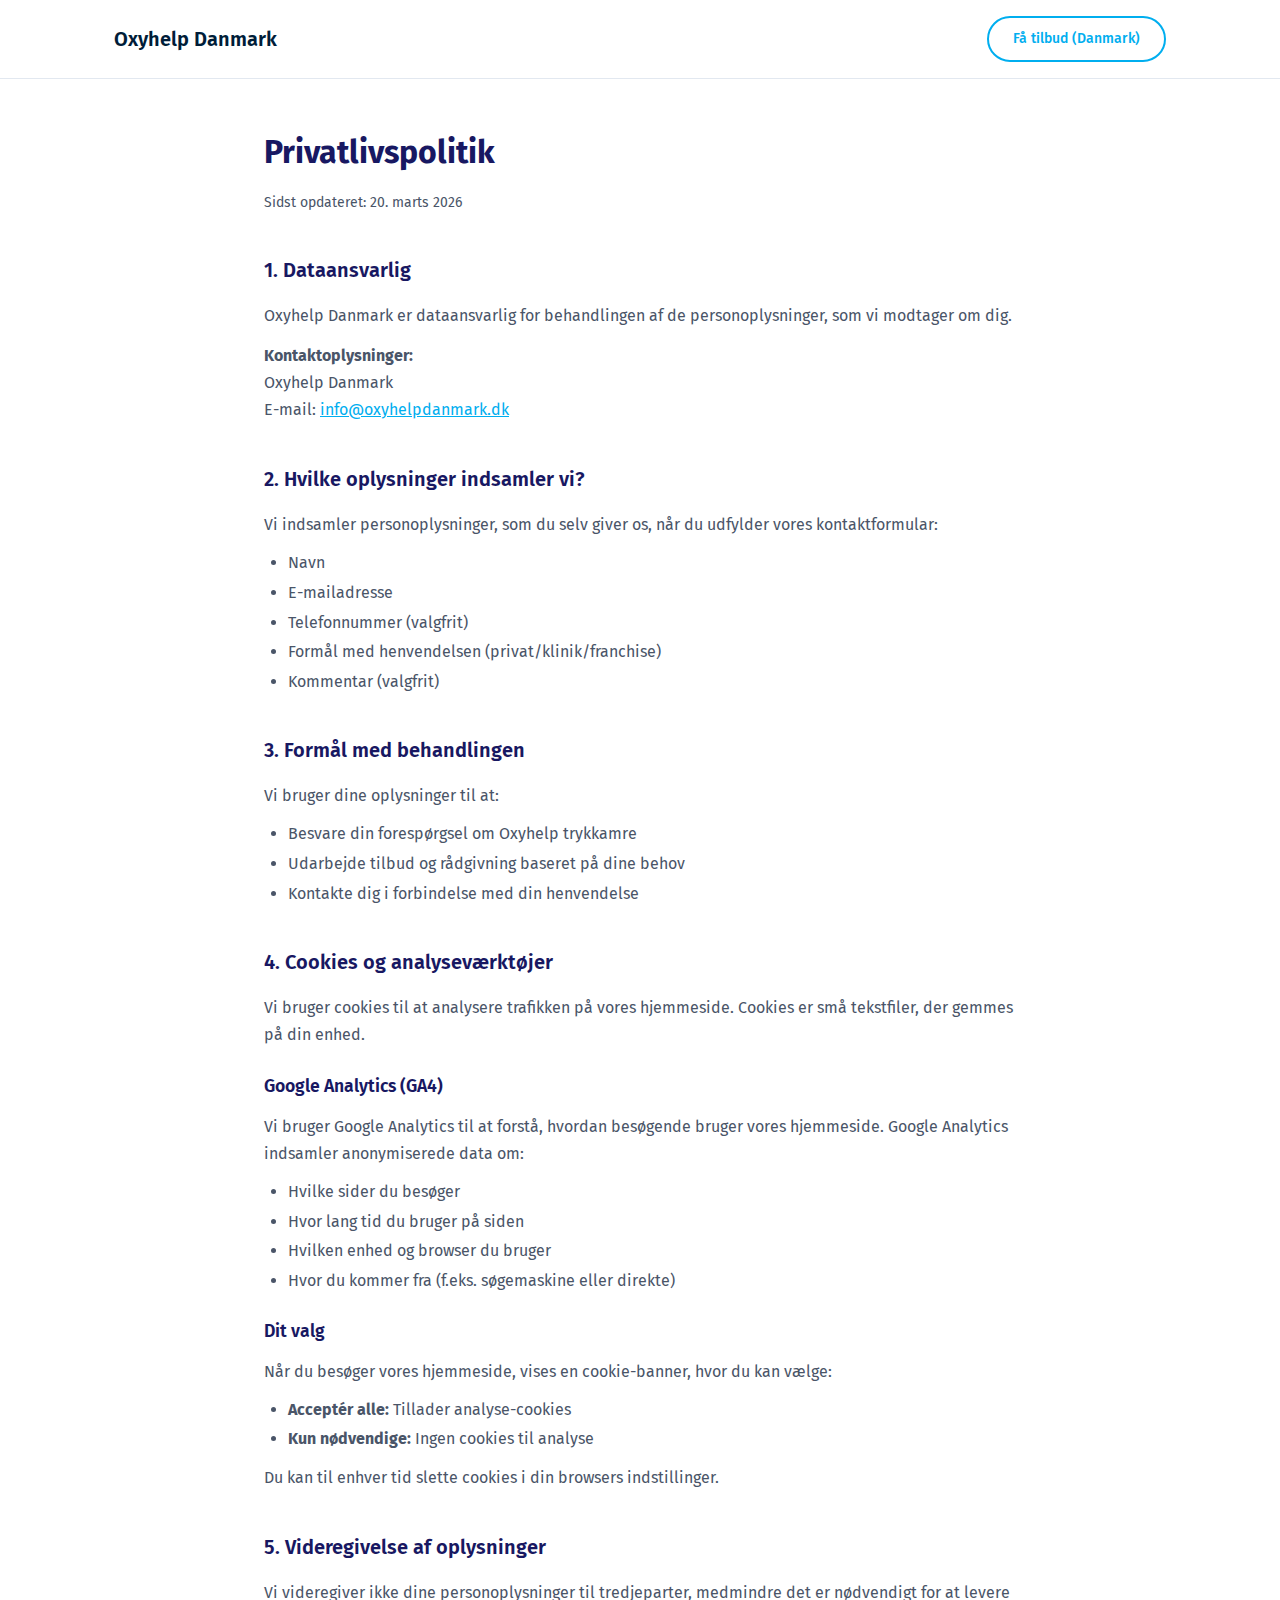
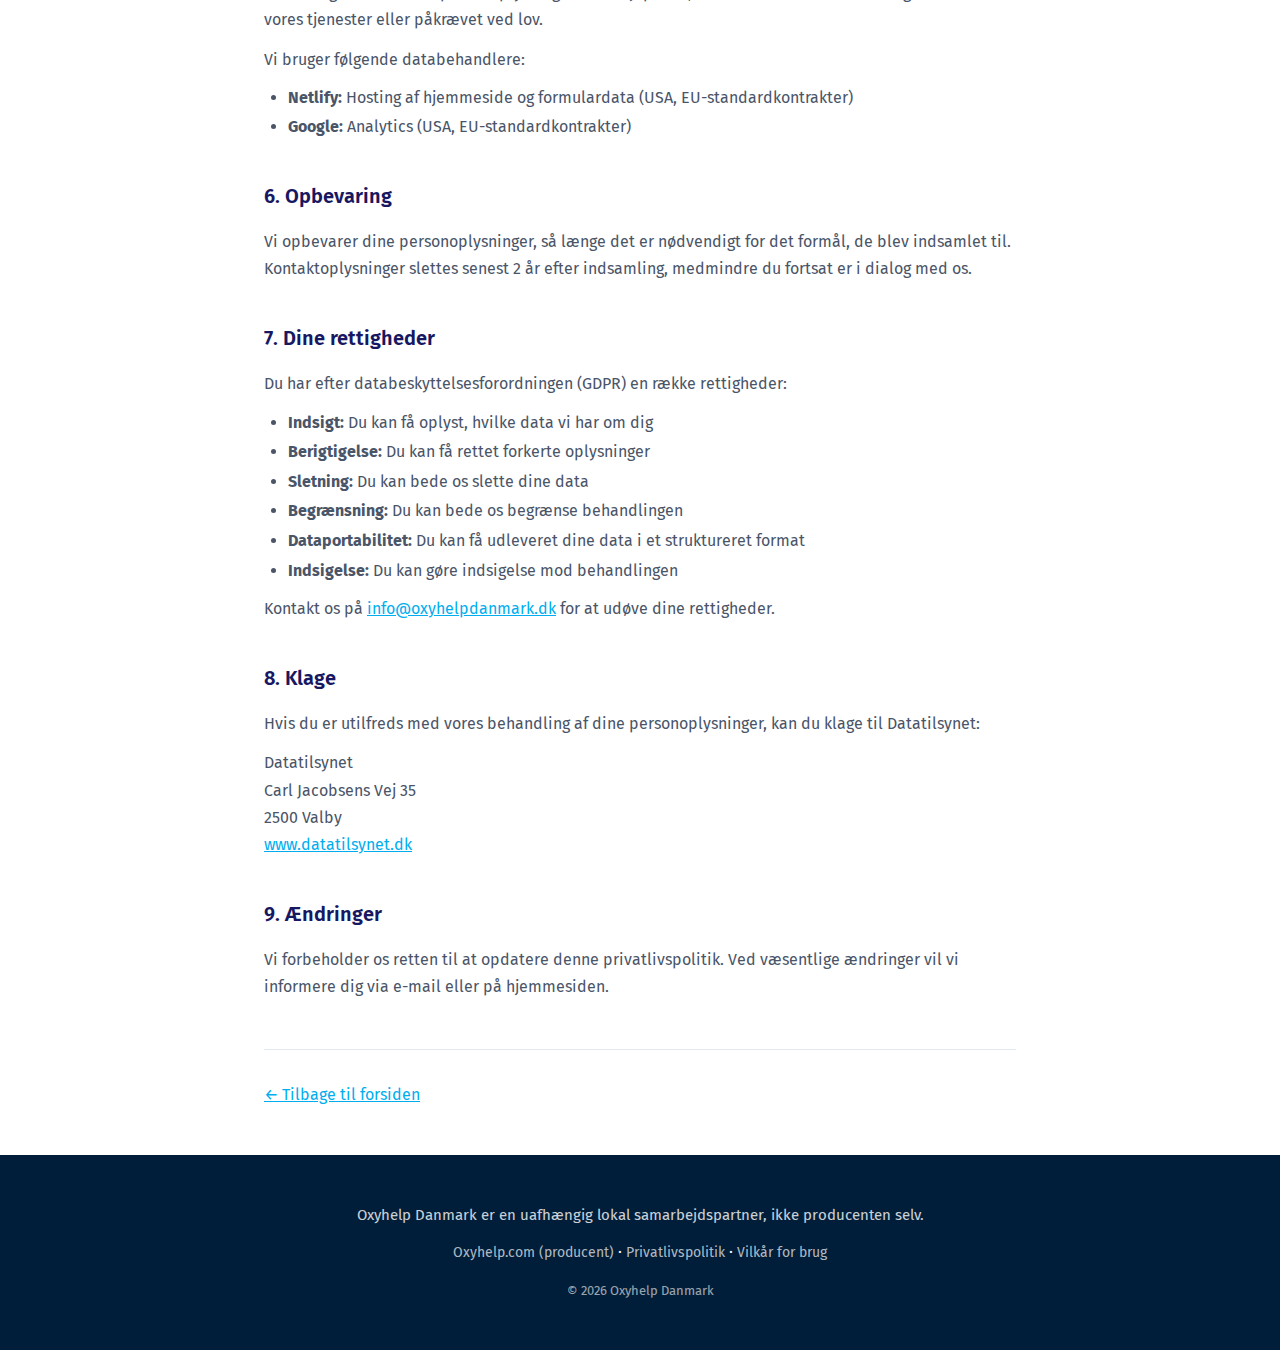
<file: privatlivspolitik.html>
<!DOCTYPE html>
<html lang="da">
<head>
    <meta charset="UTF-8">
    <meta name="viewport" content="width=device-width, initial-scale=1.0">
    <title>Privatlivspolitik | Oxyhelp Danmark</title>
    <meta name="description" content="Privatlivspolitik for Oxyhelp Danmark. Læs om hvordan vi behandler dine personoplysninger.">
    <meta name="robots" content="noindex">
    <link rel="canonical" href="https://oxyhelpdanmark.dk/privatlivspolitik.html">

    <!-- Fonts - Fira Sans (matches Oxyhelp.com) -->
    <link rel="preconnect" href="https://fonts.googleapis.com">
    <link rel="preconnect" href="https://fonts.gstatic.com" crossorigin>
    <link href="https://fonts.googleapis.com/css2?family=Fira+Sans:wght@300;400;500;600;700&display=swap" rel="stylesheet">

    <link rel="stylesheet" href="./styles.css">
    <style>
        .privacy-content { max-width: 800px; margin: 0 auto; padding: 48px 24px; }
        .privacy-content h1 { font-size: 2rem; font-weight: 700; margin-bottom: 12px; }
        .privacy-content .date { font-size: 0.875rem; color: var(--color-text-light); margin-bottom: 40px; }
        .privacy-content h2 { font-size: 1.25rem; font-weight: 600; margin-top: 40px; margin-bottom: 16px; }
        .privacy-content p { color: var(--color-text-light); line-height: 1.7; margin-bottom: 12px; }
        .privacy-content ul { list-style: disc; padding-left: 24px; color: var(--color-text-light); margin-bottom: 12px; }
        .privacy-content ul li { margin-bottom: 4px; }
        .privacy-content a { color: var(--oxy-cerulean); text-decoration: underline; }
        .privacy-content a:hover { color: var(--oxy-cerulean-dark); }
        .back-link-container { margin-top: 48px; padding-top: 32px; border-top: 1px solid var(--color-border); }
    </style>
</head>
<body>
    <!-- Navigation -->
    <nav class="nav">
        <div class="container nav-container">
            <a href="/" class="nav-logo">Oxyhelp Danmark</a>
            <a href="/#kontakt" class="nav-cta">Få tilbud (Danmark)</a>
        </div>
    </nav>

    <!-- Privacy Policy Content -->
    <div class="privacy-content">
        <h1>Privatlivspolitik</h1>
        <p class="date">Sidst opdateret: 20. marts 2026</p>

        <h2>1. Dataansvarlig</h2>
        <p>
            Oxyhelp Danmark er dataansvarlig for behandlingen af de personoplysninger, som vi modtager om dig.
        </p>
        <p>
            <strong>Kontaktoplysninger:</strong><br>
            Oxyhelp Danmark<br>
            E-mail: <a href="mailto:info@oxyhelpdanmark.dk">info@oxyhelpdanmark.dk</a>
        </p>

        <h2>2. Hvilke oplysninger indsamler vi?</h2>
        <p>Vi indsamler personoplysninger, som du selv giver os, når du udfylder vores kontaktformular:</p>
        <ul>
            <li>Navn</li>
            <li>E-mailadresse</li>
            <li>Telefonnummer (valgfrit)</li>
            <li>Formål med henvendelsen (privat/klinik/franchise)</li>
            <li>Kommentar (valgfrit)</li>
        </ul>

        <h2>3. Formål med behandlingen</h2>
        <p>Vi bruger dine oplysninger til at:</p>
        <ul>
            <li>Besvare din forespørgsel om Oxyhelp trykkamre</li>
            <li>Udarbejde tilbud og rådgivning baseret på dine behov</li>
            <li>Kontakte dig i forbindelse med din henvendelse</li>
        </ul>

        <h2>4. Cookies og analyseværktøjer</h2>
        <p>
            Vi bruger cookies til at analysere trafikken på vores hjemmeside. Cookies er små tekstfiler, der gemmes på din enhed.
        </p>

        <h3 style="font-size: 1.1rem; font-weight: 600; margin-top: 24px; margin-bottom: 12px;">Google Analytics (GA4)</h3>
        <p>
            Vi bruger Google Analytics til at forstå, hvordan besøgende bruger vores hjemmeside. Google Analytics indsamler anonymiserede data om:
        </p>
        <ul>
            <li>Hvilke sider du besøger</li>
            <li>Hvor lang tid du bruger på siden</li>
            <li>Hvilken enhed og browser du bruger</li>
            <li>Hvor du kommer fra (f.eks. søgemaskine eller direkte)</li>
        </ul>

        <h3 style="font-size: 1.1rem; font-weight: 600; margin-top: 24px; margin-bottom: 12px;">Dit valg</h3>
        <p>
            Når du besøger vores hjemmeside, vises en cookie-banner, hvor du kan vælge:
        </p>
        <ul>
            <li><strong>Acceptér alle:</strong> Tillader analyse-cookies</li>
            <li><strong>Kun nødvendige:</strong> Ingen cookies til analyse</li>
        </ul>
        <p>Du kan til enhver tid slette cookies i din browsers indstillinger.</p>

        <h2>5. Videregivelse af oplysninger</h2>
        <p>
            Vi videregiver ikke dine personoplysninger til tredjeparter, medmindre det er nødvendigt for at levere vores tjenester eller påkrævet ved lov.
        </p>
        <p>Vi bruger følgende databehandlere:</p>
        <ul>
            <li><strong>Netlify:</strong> Hosting af hjemmeside og formulardata (USA, EU-standardkontrakter)</li>
            <li><strong>Google:</strong> Analytics (USA, EU-standardkontrakter)</li>
        </ul>

        <h2>6. Opbevaring</h2>
        <p>
            Vi opbevarer dine personoplysninger, så længe det er nødvendigt for det formål, de blev indsamlet til. Kontaktoplysninger slettes senest 2 år efter indsamling, medmindre du fortsat er i dialog med os.
        </p>

        <h2>7. Dine rettigheder</h2>
        <p>Du har efter databeskyttelsesforordningen (GDPR) en række rettigheder:</p>
        <ul>
            <li><strong>Indsigt:</strong> Du kan få oplyst, hvilke data vi har om dig</li>
            <li><strong>Berigtigelse:</strong> Du kan få rettet forkerte oplysninger</li>
            <li><strong>Sletning:</strong> Du kan bede os slette dine data</li>
            <li><strong>Begrænsning:</strong> Du kan bede os begrænse behandlingen</li>
            <li><strong>Dataportabilitet:</strong> Du kan få udleveret dine data i et struktureret format</li>
            <li><strong>Indsigelse:</strong> Du kan gøre indsigelse mod behandlingen</li>
        </ul>
        <p>
            Kontakt os på <a href="mailto:info@oxyhelpdanmark.dk">info@oxyhelpdanmark.dk</a> for at udøve dine rettigheder.
        </p>

        <h2>8. Klage</h2>
        <p>Hvis du er utilfreds med vores behandling af dine personoplysninger, kan du klage til Datatilsynet:</p>
        <p>
            Datatilsynet<br>
            Carl Jacobsens Vej 35<br>
            2500 Valby<br>
            <a href="https://www.datatilsynet.dk" target="_blank" rel="noopener">www.datatilsynet.dk</a>
        </p>

        <h2>9. Ændringer</h2>
        <p>
            Vi forbeholder os retten til at opdatere denne privatlivspolitik. Ved væsentlige ændringer vil vi informere dig via e-mail eller på hjemmesiden.
        </p>

        <div class="back-link-container">
            <a href="/">&larr; Tilbage til forsiden</a>
        </div>
    </div>

    <!-- Footer -->
    <footer class="footer">
        <div class="container">
            <p class="footer-note">Oxyhelp Danmark er en uafhængig lokal samarbejdspartner, ikke producenten selv.</p>
            <p class="footer-links">
                <a href="https://oxyhelp.com" target="_blank" rel="noopener">Oxyhelp.com (producent)</a> ·
                <a href="/privatlivspolitik.html">Privatlivspolitik</a> ·
                <a href="/vilkaar.html">Vilkår for brug</a>
            </p>
            <p class="footer-copy">&copy; 2026 Oxyhelp Danmark</p>
        </div>
    </footer>
</body>
</html>
</file>
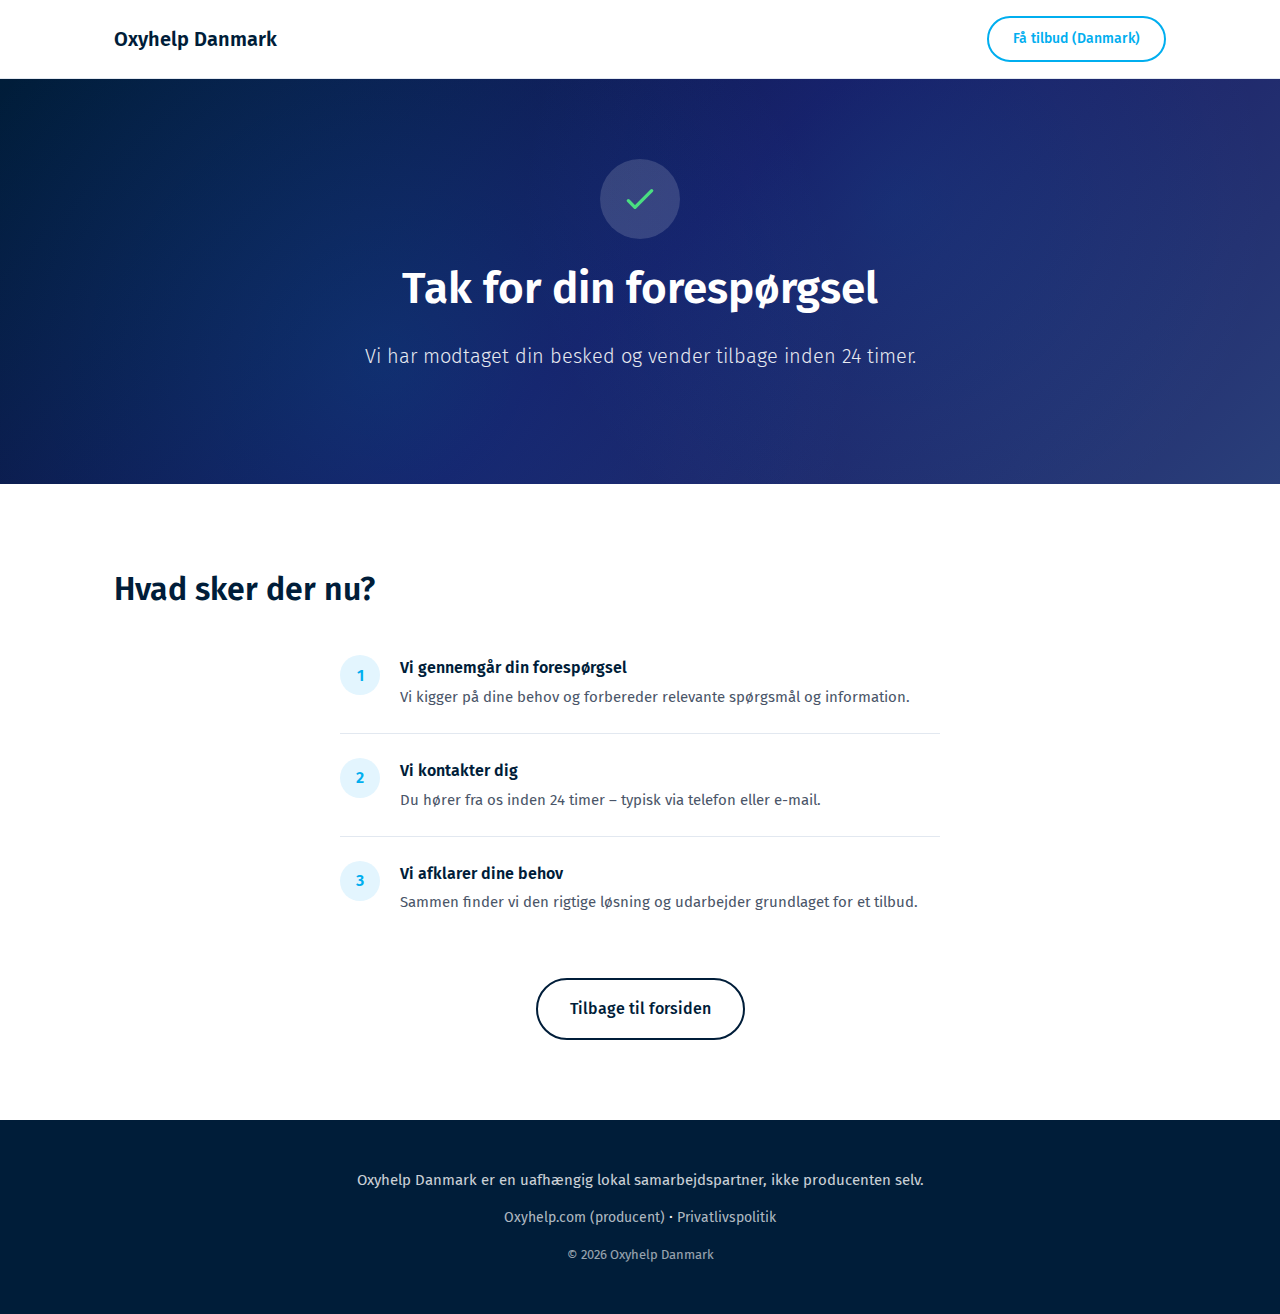
<file: tak.html>
<!DOCTYPE html>
<html lang="da">
<head>
    <meta charset="UTF-8">
    <meta name="viewport" content="width=device-width, initial-scale=1.0">
    <title>Tak for din forespørgsel | Oxyhelp Danmark</title>
    <meta name="description" content="Vi har modtaget din forespørgsel og vender tilbage inden 24 timer.">
    <link rel="canonical" href="https://oxyhelpdanmark.dk/tak">

    <!-- Fonts - Fira Sans (matches Oxyhelp.com) -->
    <link rel="preconnect" href="https://fonts.googleapis.com">
    <link rel="preconnect" href="https://fonts.gstatic.com" crossorigin>
    <link href="https://fonts.googleapis.com/css2?family=Fira+Sans:wght@300;400;500;600;700&display=swap" rel="stylesheet">

    <link rel="stylesheet" href="./styles.css">
</head>
<body>
    <!-- Navigation -->
    <nav class="nav">
        <div class="container nav-container">
            <a href="/" class="nav-logo">Oxyhelp Danmark</a>
            <a href="/#kontakt" class="nav-cta">Få tilbud (Danmark)</a>
        </div>
    </nav>

    <!-- Thank You -->
    <section class="hero thank-you-hero">
        <div class="container">
            <div class="thank-you-icon">
                <svg fill="none" stroke="currentColor" viewBox="0 0 24 24"><path stroke-linecap="round" stroke-linejoin="round" stroke-width="2" d="M5 13l4 4L19 7"/></svg>
            </div>
            <h1>Tak for din forespørgsel</h1>
            <p class="hero-subtitle">Vi har modtaget din besked og vender tilbage inden 24 timer.</p>
        </div>
    </section>

    <!-- Next Steps -->
    <section class="section">
        <div class="container">
            <h2>Hvad sker der nu?</h2>

            <div class="next-steps">
                <div class="next-step">
                    <div class="next-step-number">1</div>
                    <div class="next-step-content">
                        <h3>Vi gennemgår din forespørgsel</h3>
                        <p>Vi kigger på dine behov og forbereder relevante spørgsmål og information.</p>
                    </div>
                </div>

                <div class="next-step">
                    <div class="next-step-number">2</div>
                    <div class="next-step-content">
                        <h3>Vi kontakter dig</h3>
                        <p>Du hører fra os inden 24 timer – typisk via telefon eller e-mail.</p>
                    </div>
                </div>

                <div class="next-step">
                    <div class="next-step-number">3</div>
                    <div class="next-step-content">
                        <h3>Vi afklarer dine behov</h3>
                        <p>Sammen finder vi den rigtige løsning og udarbejder grundlaget for et tilbud.</p>
                    </div>
                </div>
            </div>

            <div class="back-link">
                <a href="/" class="btn btn-secondary">Tilbage til forsiden</a>
            </div>
        </div>
    </section>

    <!-- Footer -->
    <footer class="footer">
        <div class="container">
            <p class="footer-note">Oxyhelp Danmark er en uafhængig lokal samarbejdspartner, ikke producenten selv.</p>
            <p class="footer-links">
                <a href="https://oxyhelp.com" target="_blank" rel="noopener">Oxyhelp.com (producent)</a> ·
                <a href="/privatlivspolitik.html">Privatlivspolitik</a>
            </p>
            <p class="footer-copy">&copy; 2026 Oxyhelp Danmark</p>
        </div>
    </footer>
</body>
</html>
</file>
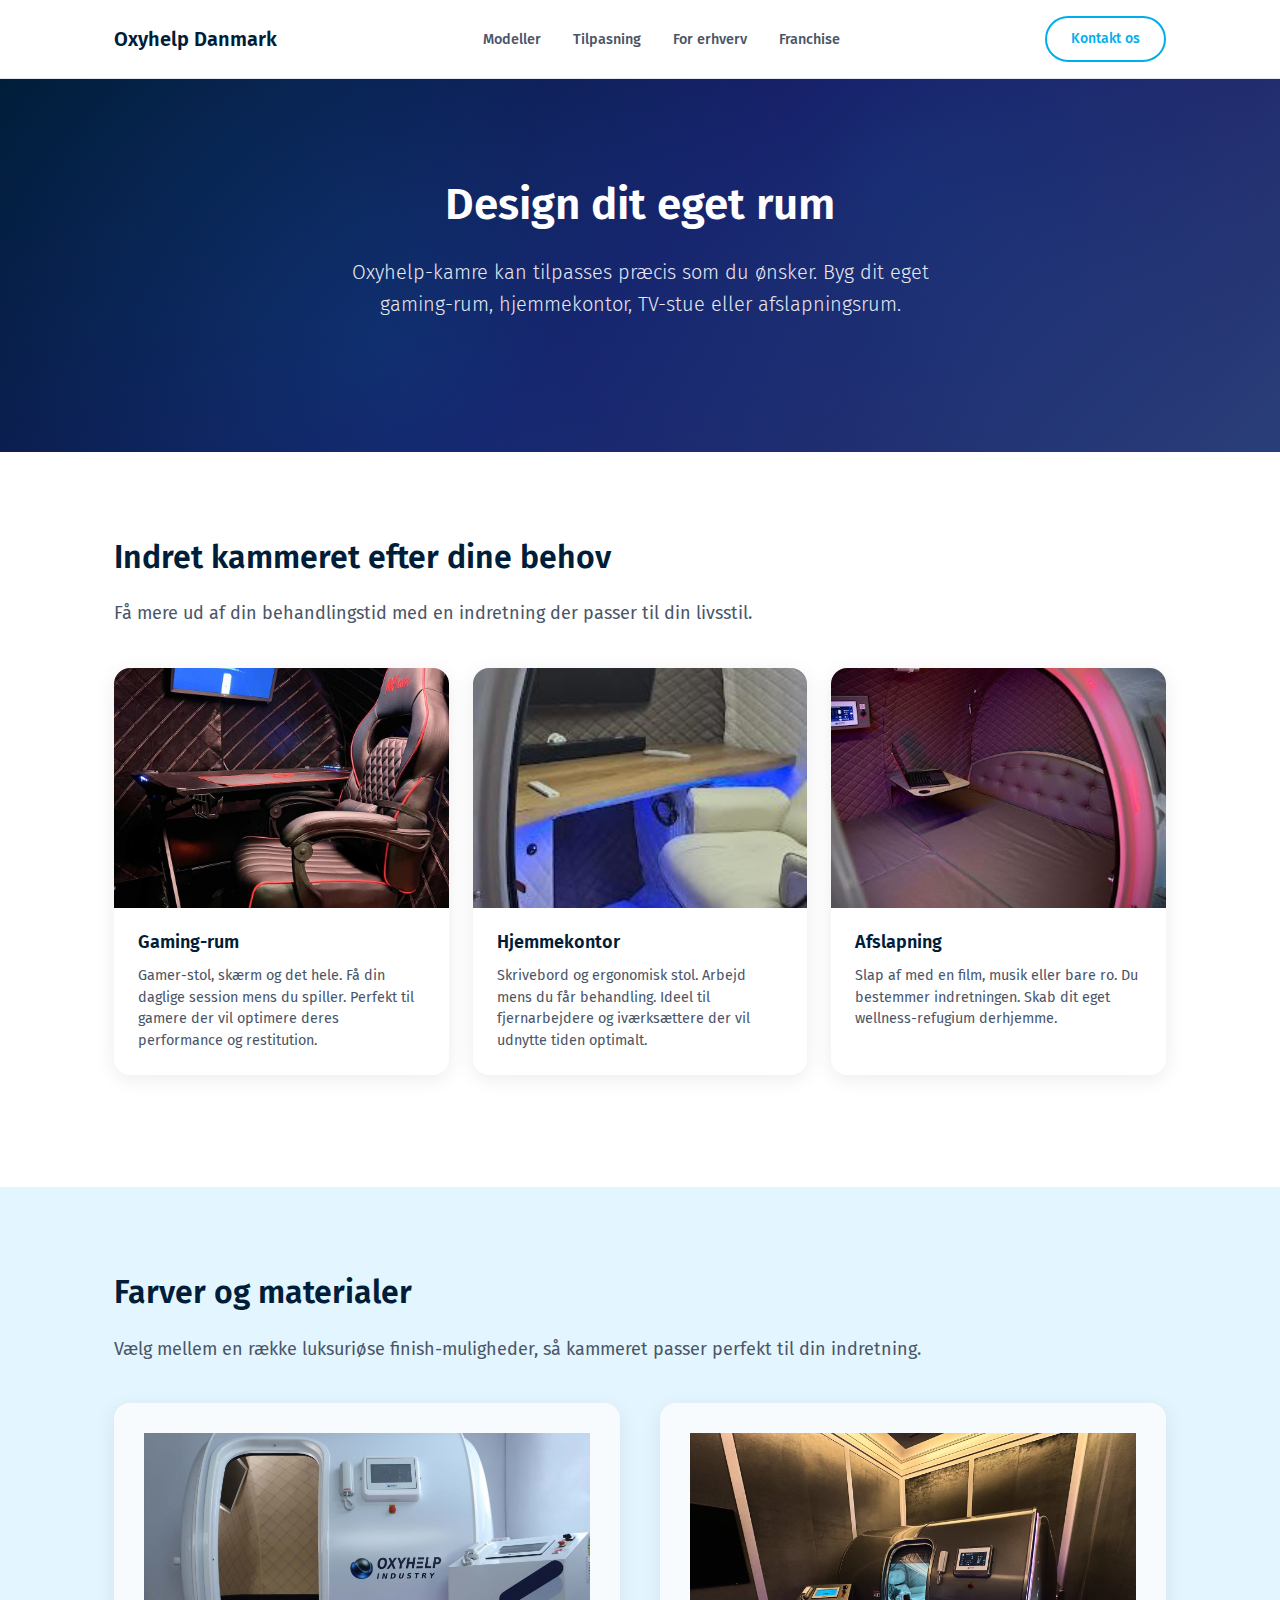
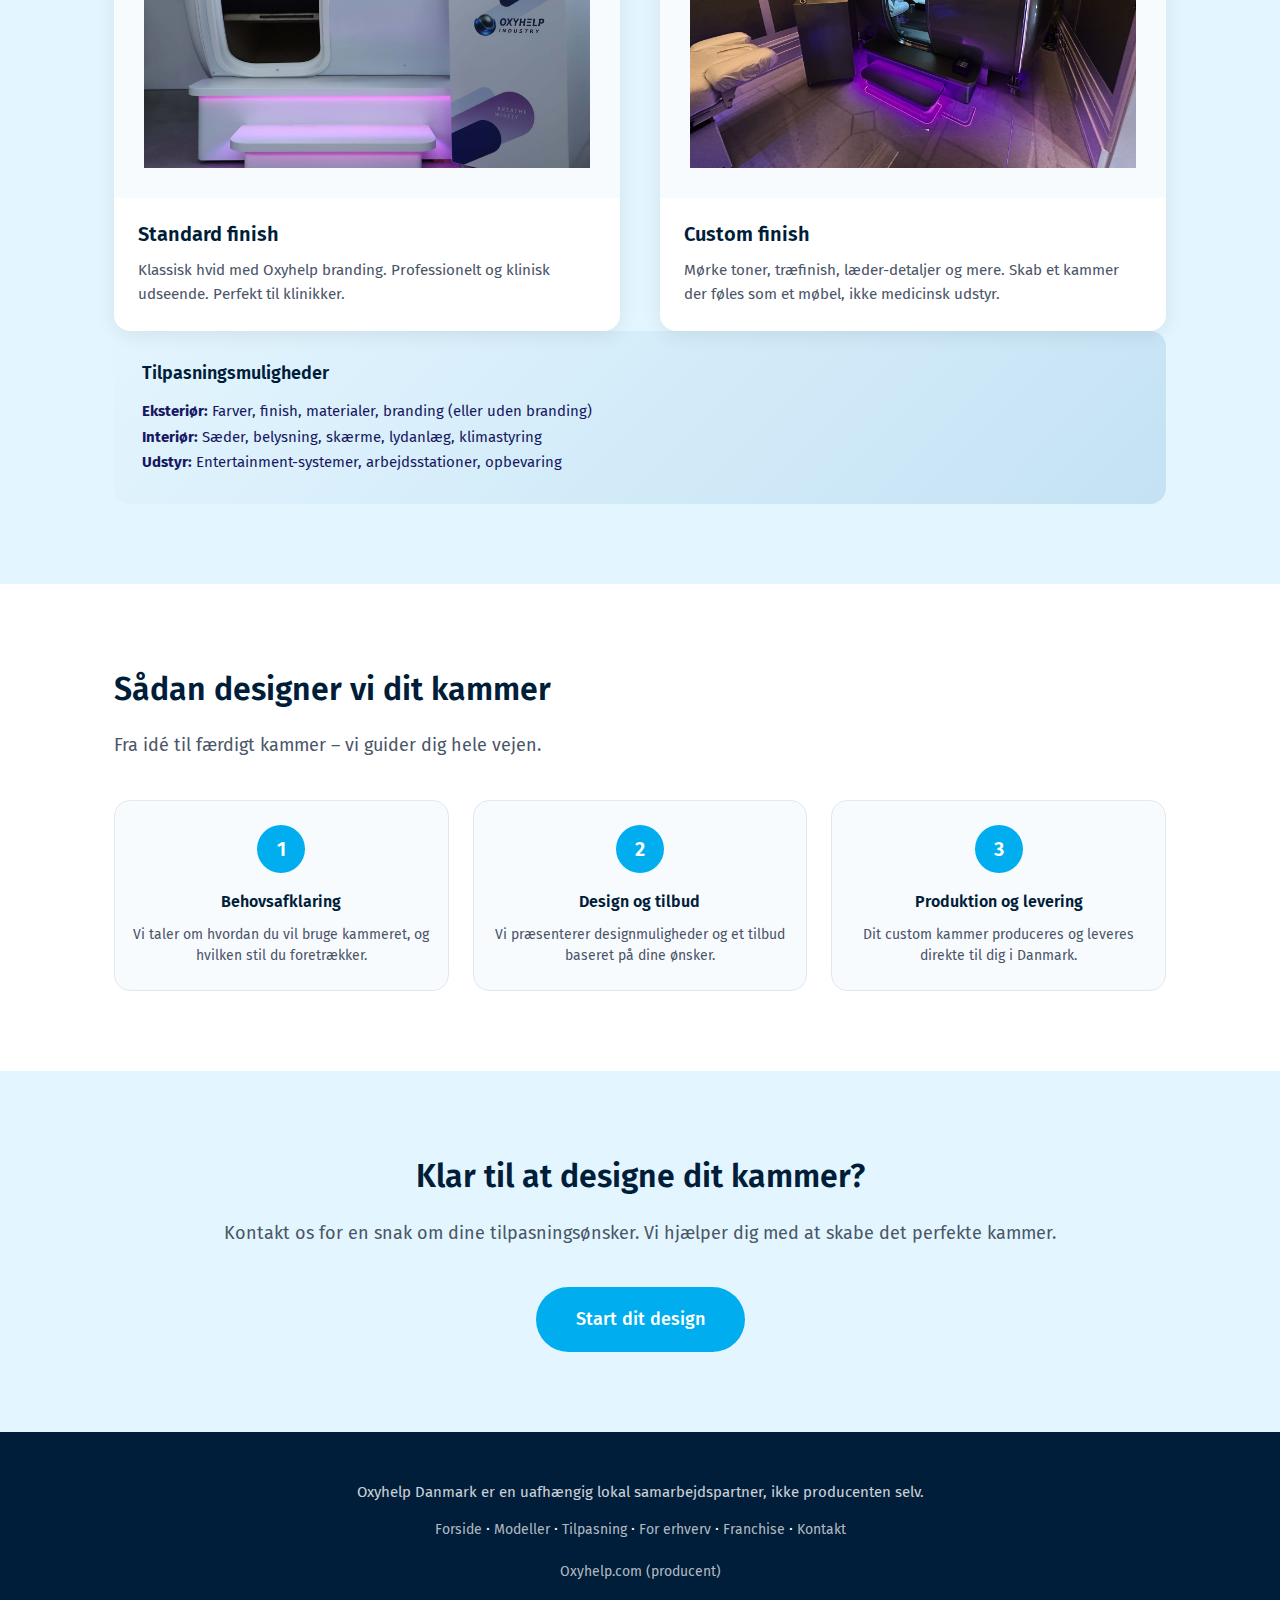
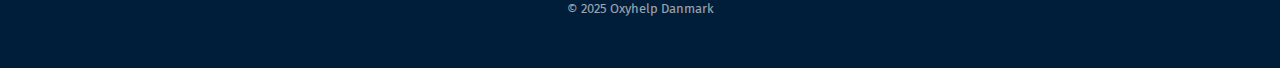
<file: tilpasning.html>
<!DOCTYPE html>
<html lang="da">
<head>
    <!-- Google Consent Mode (must be before gtag) -->
    <script>
      window.dataLayer = window.dataLayer || [];
      function gtag(){dataLayer.push(arguments);}
      gtag('consent', 'default', {
        'analytics_storage': 'denied',
        'ad_storage': 'denied',
        'ad_user_data': 'denied',
        'ad_personalization': 'denied',
        'wait_for_update': 500
      });
    </script>

    <!-- Google tag (gtag.js) -->
    <script async src="https://www.googletagmanager.com/gtag/js?id=G-NZF6QD2NF6"></script>
    <script>
      gtag('js', new Date());
      gtag('config', 'G-NZF6QD2NF6');
    </script>

    <meta charset="UTF-8">
    <meta name="viewport" content="width=device-width, initial-scale=1.0">
    <title>Custom Design Trykkammer — Tilpas dit Oxyhelp kammer | Oxyhelp Danmark</title>
    <meta name="description" content="Design dit eget Oxyhelp trykkammer. Gaming-rum, hjemmekontor eller afslapning. Vælg farver, materialer og interiør. Dansk rådgivning.">
    <link rel="canonical" href="https://oxyhelpdanmark.dk/tilpasning">
    <link rel="preconnect" href="https://fonts.googleapis.com">
    <link rel="preconnect" href="https://fonts.gstatic.com" crossorigin>
    <link href="https://fonts.googleapis.com/css2?family=Fira+Sans:wght@300;400;500;600;700&display=swap" rel="stylesheet">
    <link rel="stylesheet" href="./styles.css">
</head>
<body>
    <!-- Navigation -->
    <nav class="nav">
        <div class="container nav-container">
            <a href="/" class="nav-logo">Oxyhelp Danmark</a>
            <div class="nav-links">
                <a href="/modeller">Modeller</a>
                <a href="/tilpasning">Tilpasning</a>
                <a href="/erhverv">For erhverv</a>
                <a href="/franchise">Franchise</a>
            </div>
            <a href="/kontakt" class="nav-cta">Kontakt os</a>
        </div>
    </nav>

    <!-- Hero -->
    <section class="hero hero-small">
        <div class="container">
            <h1>Design dit eget rum</h1>
            <p class="hero-subtitle">Oxyhelp-kamre kan tilpasses præcis som du ønsker. Byg dit eget gaming-rum, hjemmekontor, TV-stue eller afslapningsrum.</p>
        </div>
    </section>

    <!-- Indretningstyper -->
    <section class="section">
        <div class="container">
            <h2>Indret kammeret efter dine behov</h2>
            <p class="section-intro">Få mere ud af din behandlingstid med en indretning der passer til din livsstil.</p>

            <div class="custom-grid">
                <div class="custom-card">
                    <div class="custom-image">
                        <img src="./assets/images/img-178.jpg" alt="Gaming-rum med gamer-stol og skærm inde i trykkammer">
                    </div>
                    <h3>Gaming-rum</h3>
                    <p>Gamer-stol, skærm og det hele. Få din daglige session mens du spiller. Perfekt til gamere der vil optimere deres performance og restitution.</p>
                </div>

                <div class="custom-card">
                    <div class="custom-image">
                        <img src="./assets/images/img-176.jpg" alt="Hjemmekontor med skrivebord og kontorstol inde i trykkammer">
                    </div>
                    <h3>Hjemmekontor</h3>
                    <p>Skrivebord og ergonomisk stol. Arbejd mens du får behandling. Ideel til fjernarbejdere og iværksættere der vil udnytte tiden optimalt.</p>
                </div>

                <div class="custom-card">
                    <div class="custom-image">
                        <img src="./assets/images/img-180.jpg" alt="Afslapningsrum med laptop inde i trykkammer">
                    </div>
                    <h3>Afslapning</h3>
                    <p>Slap af med en film, musik eller bare ro. Du bestemmer indretningen. Skab dit eget wellness-refugium derhjemme.</p>
                </div>
            </div>
        </div>
    </section>

    <!-- Farver og materialer -->
    <section class="section section-alt">
        <div class="container">
            <h2>Farver og materialer</h2>
            <p class="section-intro">Vælg mellem en række luksuriøse finish-muligheder, så kammeret passer perfekt til din indretning.</p>

            <div class="chamber-comparison">
                <div class="chamber-card">
                    <div class="chamber-image">
                        <img src="./assets/images/img-050.jpg" alt="Standard hvid Oxyhelp kammer">
                    </div>
                    <h3>Standard finish</h3>
                    <p>Klassisk hvid med Oxyhelp branding. Professionelt og klinisk udseende. Perfekt til klinikker.</p>
                </div>

                <div class="chamber-card">
                    <div class="chamber-image">
                        <img src="./assets/images/img-088.jpg" alt="Custom design kammer i mørke farver">
                    </div>
                    <h3>Custom finish</h3>
                    <p>Mørke toner, træfinish, læder-detaljer og mere. Skab et kammer der føles som et møbel, ikke medicinsk udstyr.</p>
                </div>
            </div>

            <div class="info-box">
                <h3>Tilpasningsmuligheder</h3>
                <p><strong>Eksteriør:</strong> Farver, finish, materialer, branding (eller uden branding)<br>
                <strong>Interiør:</strong> Sæder, belysning, skærme, lydanlæg, klimastyring<br>
                <strong>Udstyr:</strong> Entertainment-systemer, arbejdsstationer, opbevaring</p>
            </div>
        </div>
    </section>

    <!-- Processen -->
    <section class="section">
        <div class="container">
            <h2>Sådan designer vi dit kammer</h2>
            <p class="section-intro">Fra idé til færdigt kammer – vi guider dig hele vejen.</p>

            <div class="purchase-grid">
                <div class="purchase-step">
                    <div class="purchase-number">1</div>
                    <h3>Behovsafklaring</h3>
                    <p>Vi taler om hvordan du vil bruge kammeret, og hvilken stil du foretrækker.</p>
                </div>

                <div class="purchase-step">
                    <div class="purchase-number">2</div>
                    <h3>Design og tilbud</h3>
                    <p>Vi præsenterer designmuligheder og et tilbud baseret på dine ønsker.</p>
                </div>

                <div class="purchase-step">
                    <div class="purchase-number">3</div>
                    <h3>Produktion og levering</h3>
                    <p>Dit custom kammer produceres og leveres direkte til dig i Danmark.</p>
                </div>
            </div>
        </div>
    </section>

    <!-- CTA -->
    <section class="section section-alt">
        <div class="container text-center">
            <h2>Klar til at designe dit kammer?</h2>
            <p class="section-intro section-intro-centered">Kontakt os for en snak om dine tilpasningsønsker. Vi hjælper dig med at skabe det perfekte kammer.</p>
            <a href="/kontakt" class="btn btn-primary btn-large">Start dit design</a>
        </div>
    </section>

    <!-- Footer -->
    <footer class="footer">
        <div class="container">
            <p class="footer-note">Oxyhelp Danmark er en uafhængig lokal samarbejdspartner, ikke producenten selv.</p>
            <p class="footer-links">
                <a href="/">Forside</a> ·
                <a href="/modeller">Modeller</a> ·
                <a href="/tilpasning">Tilpasning</a> ·
                <a href="/erhverv">For erhverv</a> ·
                <a href="/franchise">Franchise</a> ·
                <a href="/kontakt">Kontakt</a>
            </p>
            <p class="footer-links">
                <a href="https://oxyhelp.com" target="_blank" rel="noopener">Oxyhelp.com (producent)</a>
            </p>
            <p class="footer-copy">&copy; 2025 Oxyhelp Danmark</p>
        </div>
    </footer>
</body>
</html>
</file>
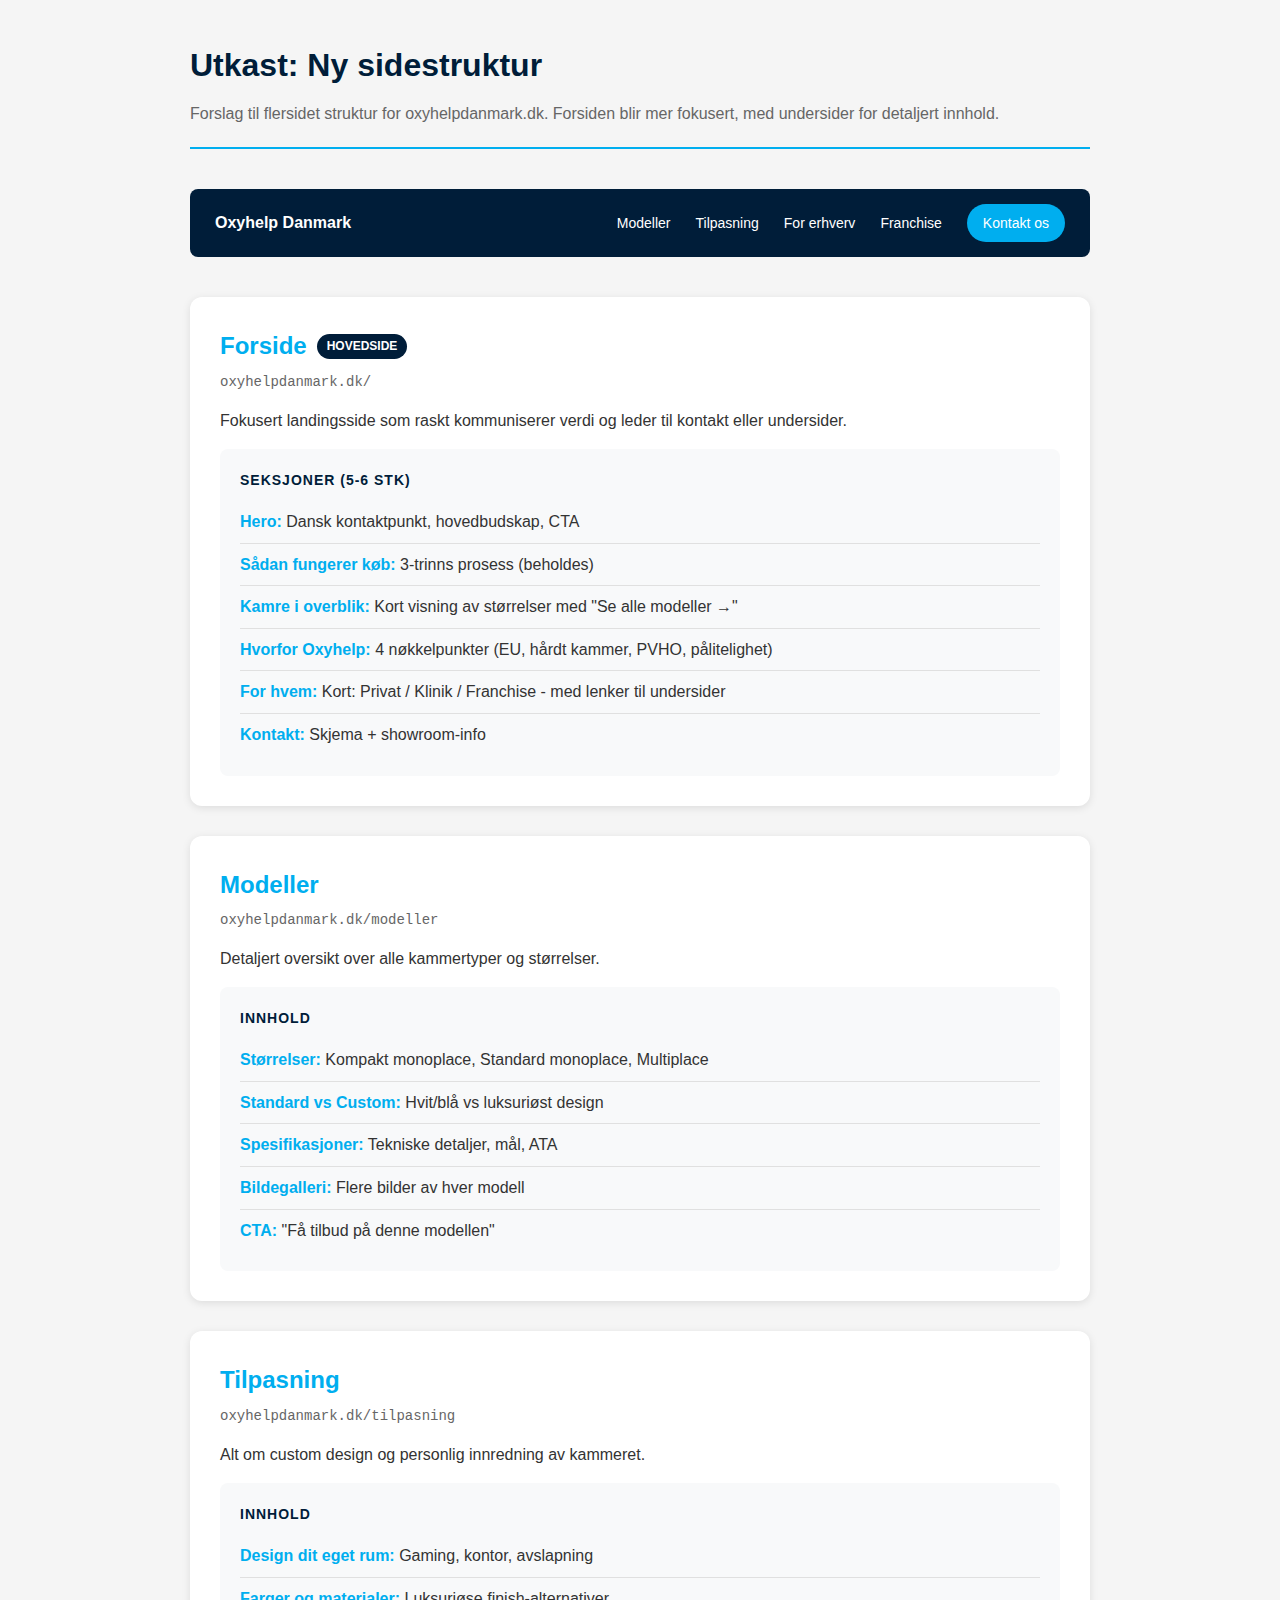
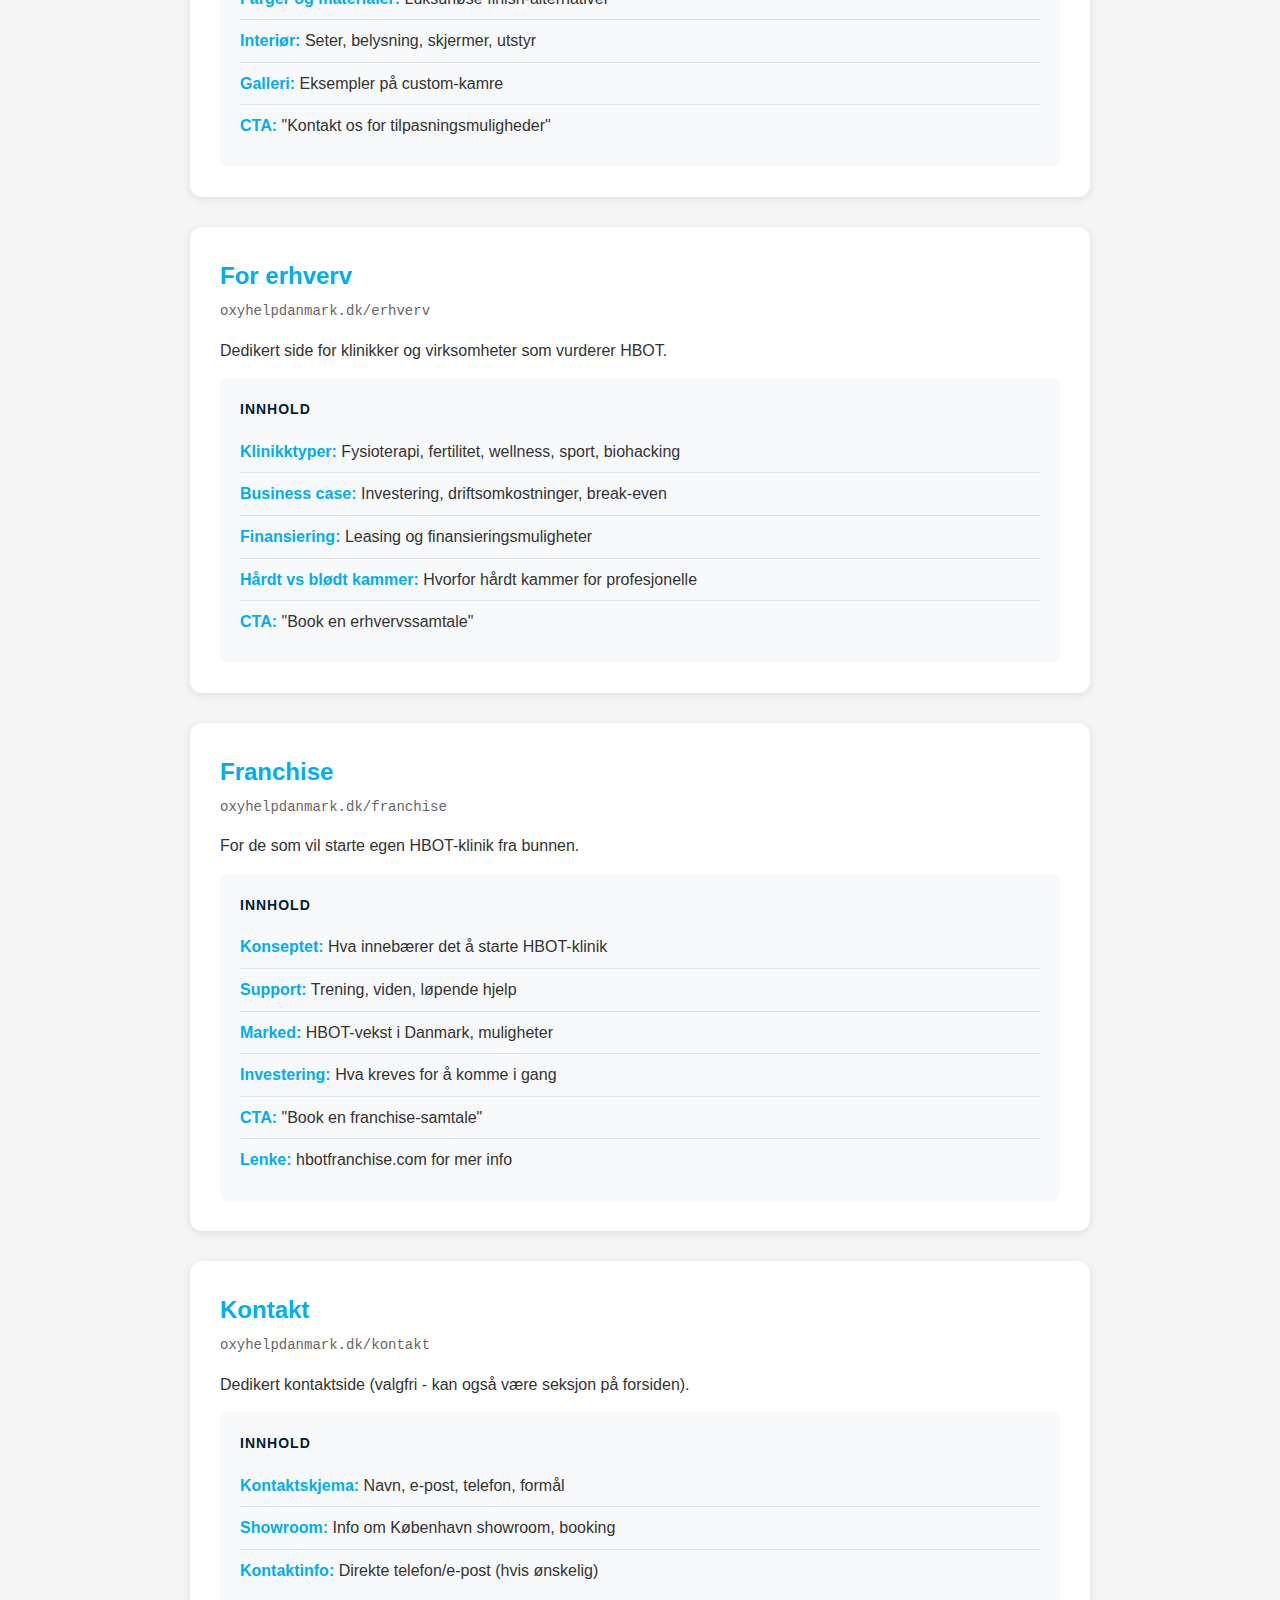
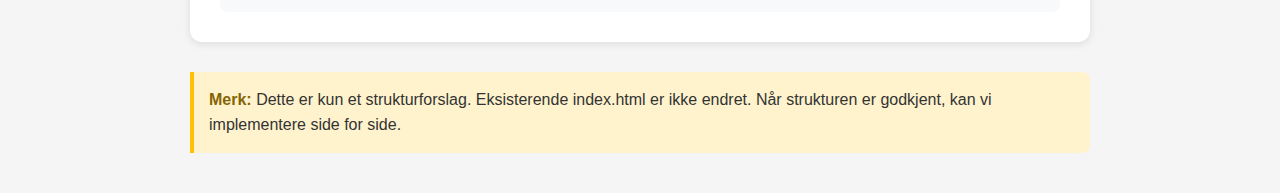
<file: UTKAST-sidestruktur.html>
<!DOCTYPE html>
<html lang="da">
<head>
    <meta name="robots" content="noindex, nofollow">
    <meta charset="UTF-8">
    <meta name="viewport" content="width=device-width, initial-scale=1.0">
    <title>UTKAST: Ny sidestruktur - Oxyhelp Danmark</title>
    <style>
        * { box-sizing: border-box; margin: 0; padding: 0; }
        body { font-family: 'Fira Sans', sans-serif; line-height: 1.6; color: #333; background: #f5f5f5; padding: 40px 20px; }
        .container { max-width: 900px; margin: 0 auto; }
        h1 { color: #001d39; margin-bottom: 10px; }
        .intro { color: #666; margin-bottom: 40px; padding-bottom: 20px; border-bottom: 2px solid #00aeef; }

        .page-box { background: white; border-radius: 12px; padding: 30px; margin-bottom: 30px; box-shadow: 0 2px 8px rgba(0,0,0,0.1); }
        .page-box h2 { color: #00aeef; margin-bottom: 5px; display: flex; align-items: center; gap: 10px; }
        .page-box h2 span { background: #001d39; color: white; font-size: 12px; padding: 3px 10px; border-radius: 20px; }
        .page-box .url { color: #666; font-size: 14px; margin-bottom: 15px; font-family: monospace; }
        .page-box p { margin-bottom: 15px; }

        .sections { background: #f8f9fa; border-radius: 8px; padding: 20px; }
        .sections h4 { color: #001d39; margin-bottom: 10px; font-size: 14px; text-transform: uppercase; letter-spacing: 1px; }
        .sections ul { list-style: none; }
        .sections li { padding: 8px 0; border-bottom: 1px solid #e0e0e0; }
        .sections li:last-child { border-bottom: none; }
        .sections li strong { color: #00aeef; }

        .nav-preview { background: #001d39; color: white; padding: 15px 25px; border-radius: 8px; margin-bottom: 40px; display: flex; gap: 25px; align-items: center; }
        .nav-preview a { color: white; text-decoration: none; font-size: 14px; }
        .nav-preview a:hover { color: #00aeef; }
        .nav-preview .logo { font-weight: 600; margin-right: auto; }
        .nav-preview .cta { background: #00aeef; padding: 8px 16px; border-radius: 25px; }

        .note { background: #fff3cd; border-left: 4px solid #ffc107; padding: 15px; margin-top: 20px; border-radius: 0 8px 8px 0; }
        .note strong { color: #856404; }
    </style>
</head>
<body>
    <div class="container">
        <h1>Utkast: Ny sidestruktur</h1>
        <p class="intro">Forslag til flersidet struktur for oxyhelpdanmark.dk. Forsiden blir mer fokusert, med undersider for detaljert innhold.</p>

        <!-- Navigation preview -->
        <div class="nav-preview">
            <span class="logo">Oxyhelp Danmark</span>
            <a href="#">Modeller</a>
            <a href="#">Tilpasning</a>
            <a href="#">For erhverv</a>
            <a href="#">Franchise</a>
            <a href="#" class="cta">Kontakt os</a>
        </div>

        <!-- FORSIDE -->
        <div class="page-box">
            <h2>Forside <span>HOVEDSIDE</span></h2>
            <p class="url">oxyhelpdanmark.dk/</p>
            <p>Fokusert landingsside som raskt kommuniserer verdi og leder til kontakt eller undersider.</p>

            <div class="sections">
                <h4>Seksjoner (5-6 stk)</h4>
                <ul>
                    <li><strong>Hero:</strong> Dansk kontaktpunkt, hovedbudskap, CTA</li>
                    <li><strong>Sådan fungerer køb:</strong> 3-trinns prosess (beholdes)</li>
                    <li><strong>Kamre i overblik:</strong> Kort visning av størrelser med "Se alle modeller →"</li>
                    <li><strong>Hvorfor Oxyhelp:</strong> 4 nøkkelpunkter (EU, hårdt kammer, PVHO, pålitelighet)</li>
                    <li><strong>For hvem:</strong> Kort: Privat / Klinik / Franchise - med lenker til undersider</li>
                    <li><strong>Kontakt:</strong> Skjema + showroom-info</li>
                </ul>
            </div>
        </div>

        <!-- MODELLER -->
        <div class="page-box">
            <h2>Modeller</h2>
            <p class="url">oxyhelpdanmark.dk/modeller</p>
            <p>Detaljert oversikt over alle kammertyper og størrelser.</p>

            <div class="sections">
                <h4>Innhold</h4>
                <ul>
                    <li><strong>Størrelser:</strong> Kompakt monoplace, Standard monoplace, Multiplace</li>
                    <li><strong>Standard vs Custom:</strong> Hvit/blå vs luksuriøst design</li>
                    <li><strong>Spesifikasjoner:</strong> Tekniske detaljer, mål, ATA</li>
                    <li><strong>Bildegalleri:</strong> Flere bilder av hver modell</li>
                    <li><strong>CTA:</strong> "Få tilbud på denne modellen"</li>
                </ul>
            </div>
        </div>

        <!-- TILPASNING -->
        <div class="page-box">
            <h2>Tilpasning</h2>
            <p class="url">oxyhelpdanmark.dk/tilpasning</p>
            <p>Alt om custom design og personlig innredning av kammeret.</p>

            <div class="sections">
                <h4>Innhold</h4>
                <ul>
                    <li><strong>Design dit eget rum:</strong> Gaming, kontor, avslapning</li>
                    <li><strong>Farger og materialer:</strong> Luksuriøse finish-alternativer</li>
                    <li><strong>Interiør:</strong> Seter, belysning, skjermer, utstyr</li>
                    <li><strong>Galleri:</strong> Eksempler på custom-kamre</li>
                    <li><strong>CTA:</strong> "Kontakt os for tilpasningsmuligheder"</li>
                </ul>
            </div>
        </div>

        <!-- FOR ERHVERV -->
        <div class="page-box">
            <h2>For erhverv</h2>
            <p class="url">oxyhelpdanmark.dk/erhverv</p>
            <p>Dedikert side for klinikker og virksomheter som vurderer HBOT.</p>

            <div class="sections">
                <h4>Innhold</h4>
                <ul>
                    <li><strong>Klinikktyper:</strong> Fysioterapi, fertilitet, wellness, sport, biohacking</li>
                    <li><strong>Business case:</strong> Investering, driftsomkostninger, break-even</li>
                    <li><strong>Finansiering:</strong> Leasing og finansieringsmuligheter</li>
                    <li><strong>Hårdt vs blødt kammer:</strong> Hvorfor hårdt kammer for profesjonelle</li>
                    <li><strong>CTA:</strong> "Book en erhvervssamtale"</li>
                </ul>
            </div>
        </div>

        <!-- FRANCHISE -->
        <div class="page-box">
            <h2>Franchise</h2>
            <p class="url">oxyhelpdanmark.dk/franchise</p>
            <p>For de som vil starte egen HBOT-klinik fra bunnen.</p>

            <div class="sections">
                <h4>Innhold</h4>
                <ul>
                    <li><strong>Konseptet:</strong> Hva innebærer det å starte HBOT-klinik</li>
                    <li><strong>Support:</strong> Trening, viden, løpende hjelp</li>
                    <li><strong>Marked:</strong> HBOT-vekst i Danmark, muligheter</li>
                    <li><strong>Investering:</strong> Hva kreves for å komme i gang</li>
                    <li><strong>CTA:</strong> "Book en franchise-samtale"</li>
                    <li><strong>Lenke:</strong> hbotfranchise.com for mer info</li>
                </ul>
            </div>
        </div>

        <!-- KONTAKT -->
        <div class="page-box">
            <h2>Kontakt</h2>
            <p class="url">oxyhelpdanmark.dk/kontakt</p>
            <p>Dedikert kontaktside (valgfri - kan også være seksjon på forsiden).</p>

            <div class="sections">
                <h4>Innhold</h4>
                <ul>
                    <li><strong>Kontaktskjema:</strong> Navn, e-post, telefon, formål</li>
                    <li><strong>Showroom:</strong> Info om København showroom, booking</li>
                    <li><strong>Kontaktinfo:</strong> Direkte telefon/e-post (hvis ønskelig)</li>
                </ul>
            </div>
        </div>

        <div class="note">
            <strong>Merk:</strong> Dette er kun et strukturforslag. Eksisterende index.html er ikke endret.
            Når strukturen er godkjent, kan vi implementere side for side.
        </div>

    </div>
</body>
</html>
</file>
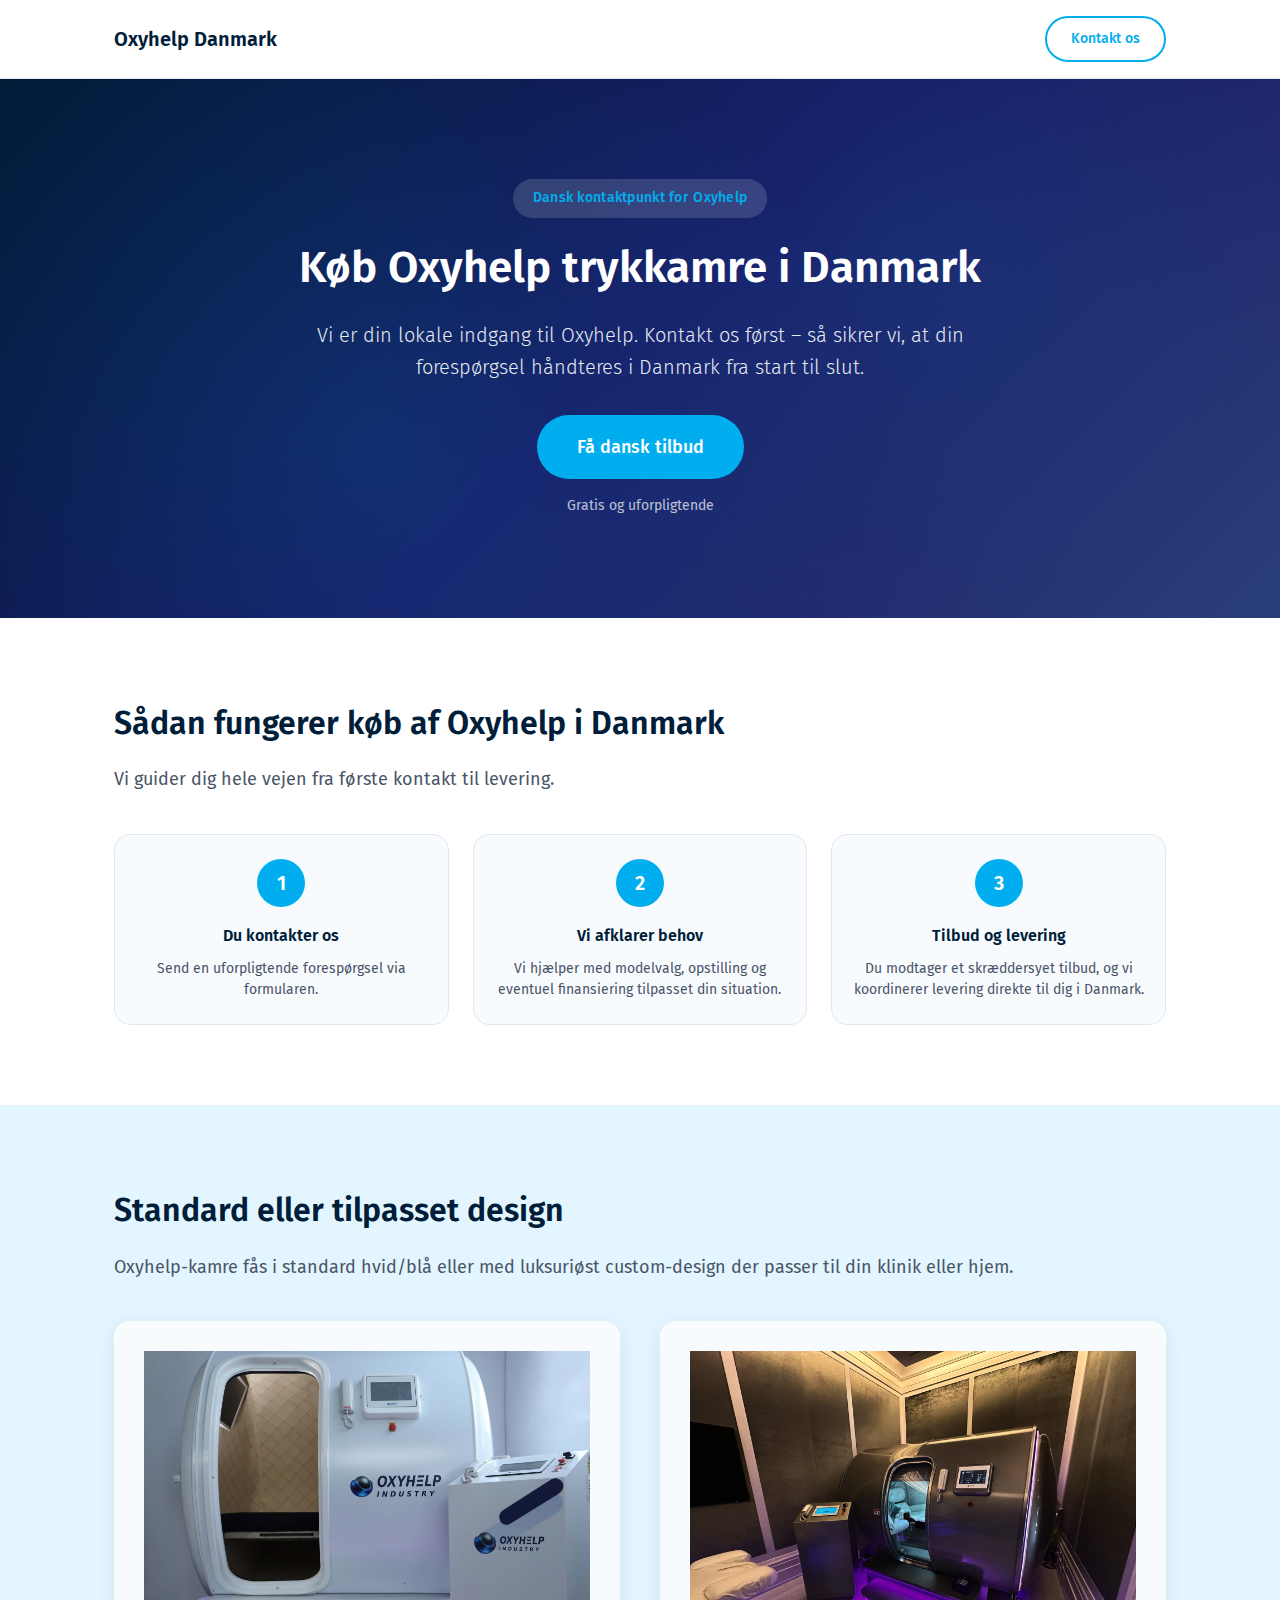
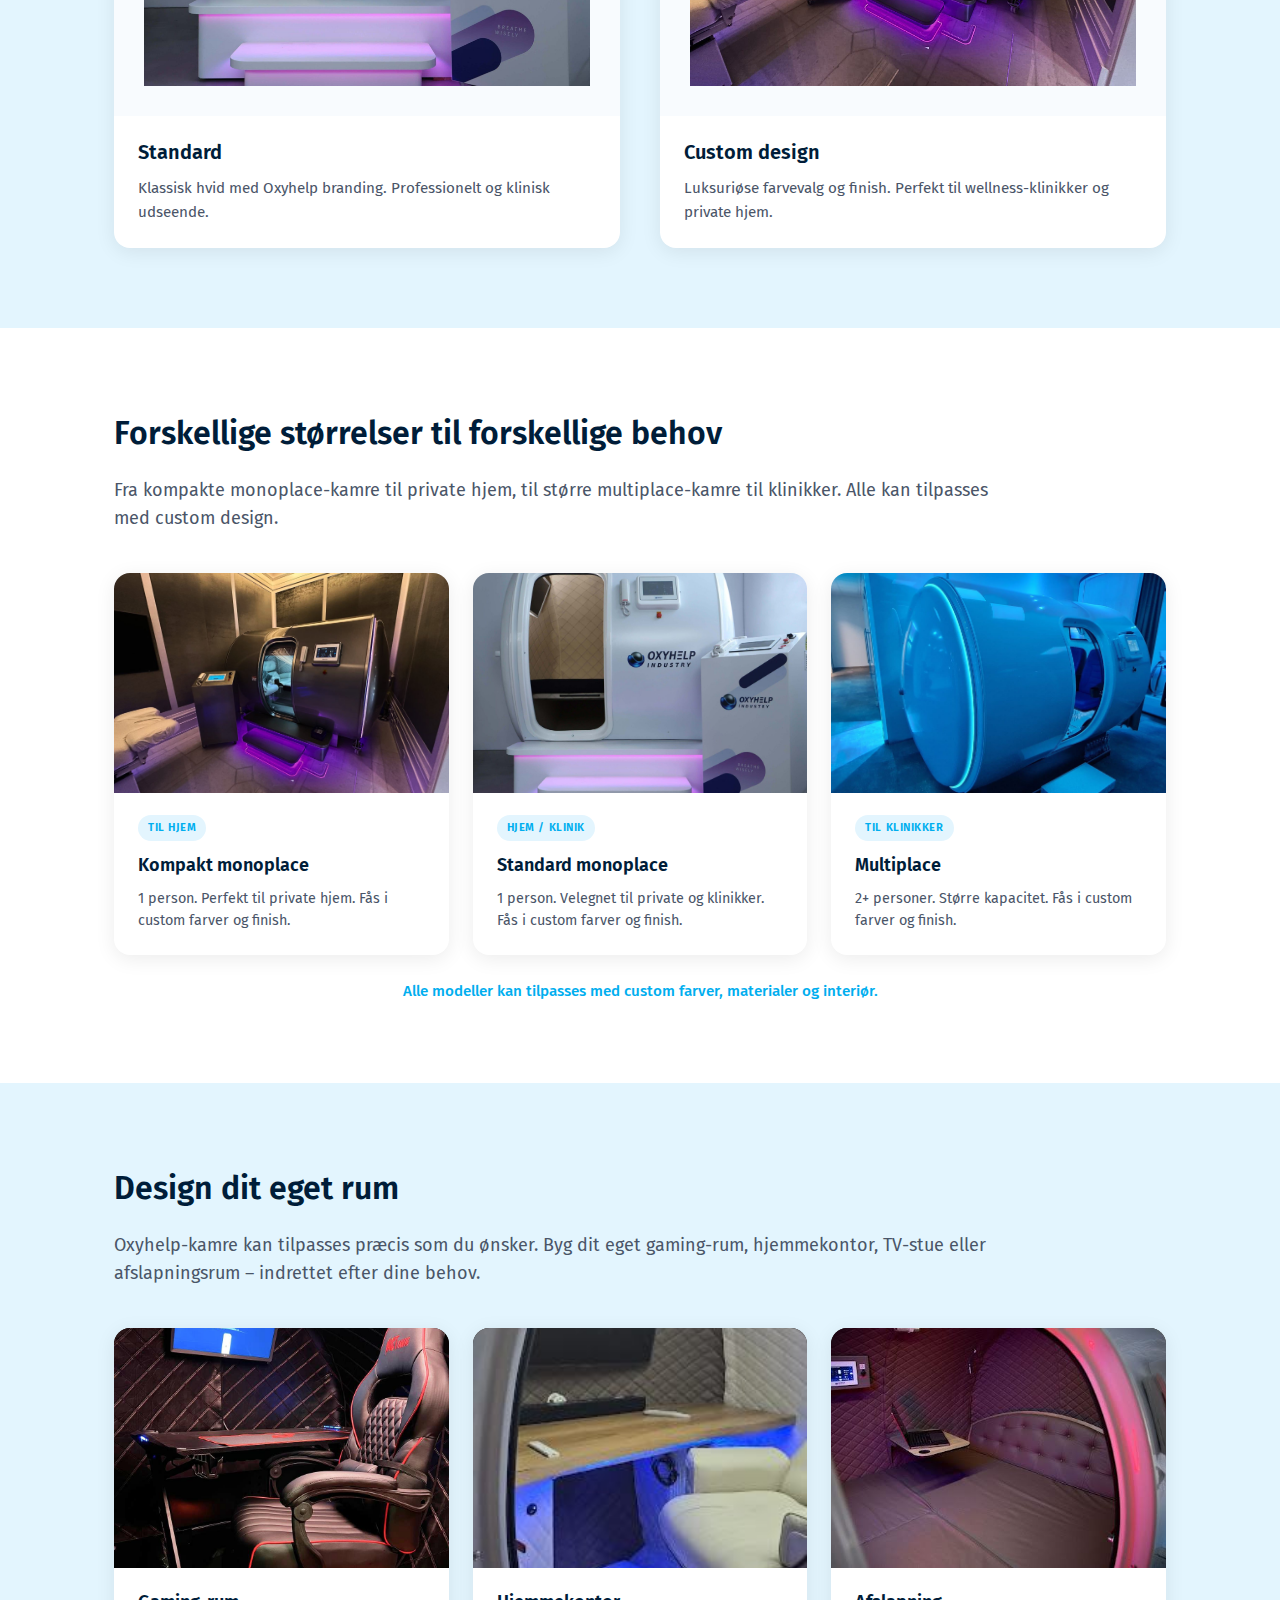
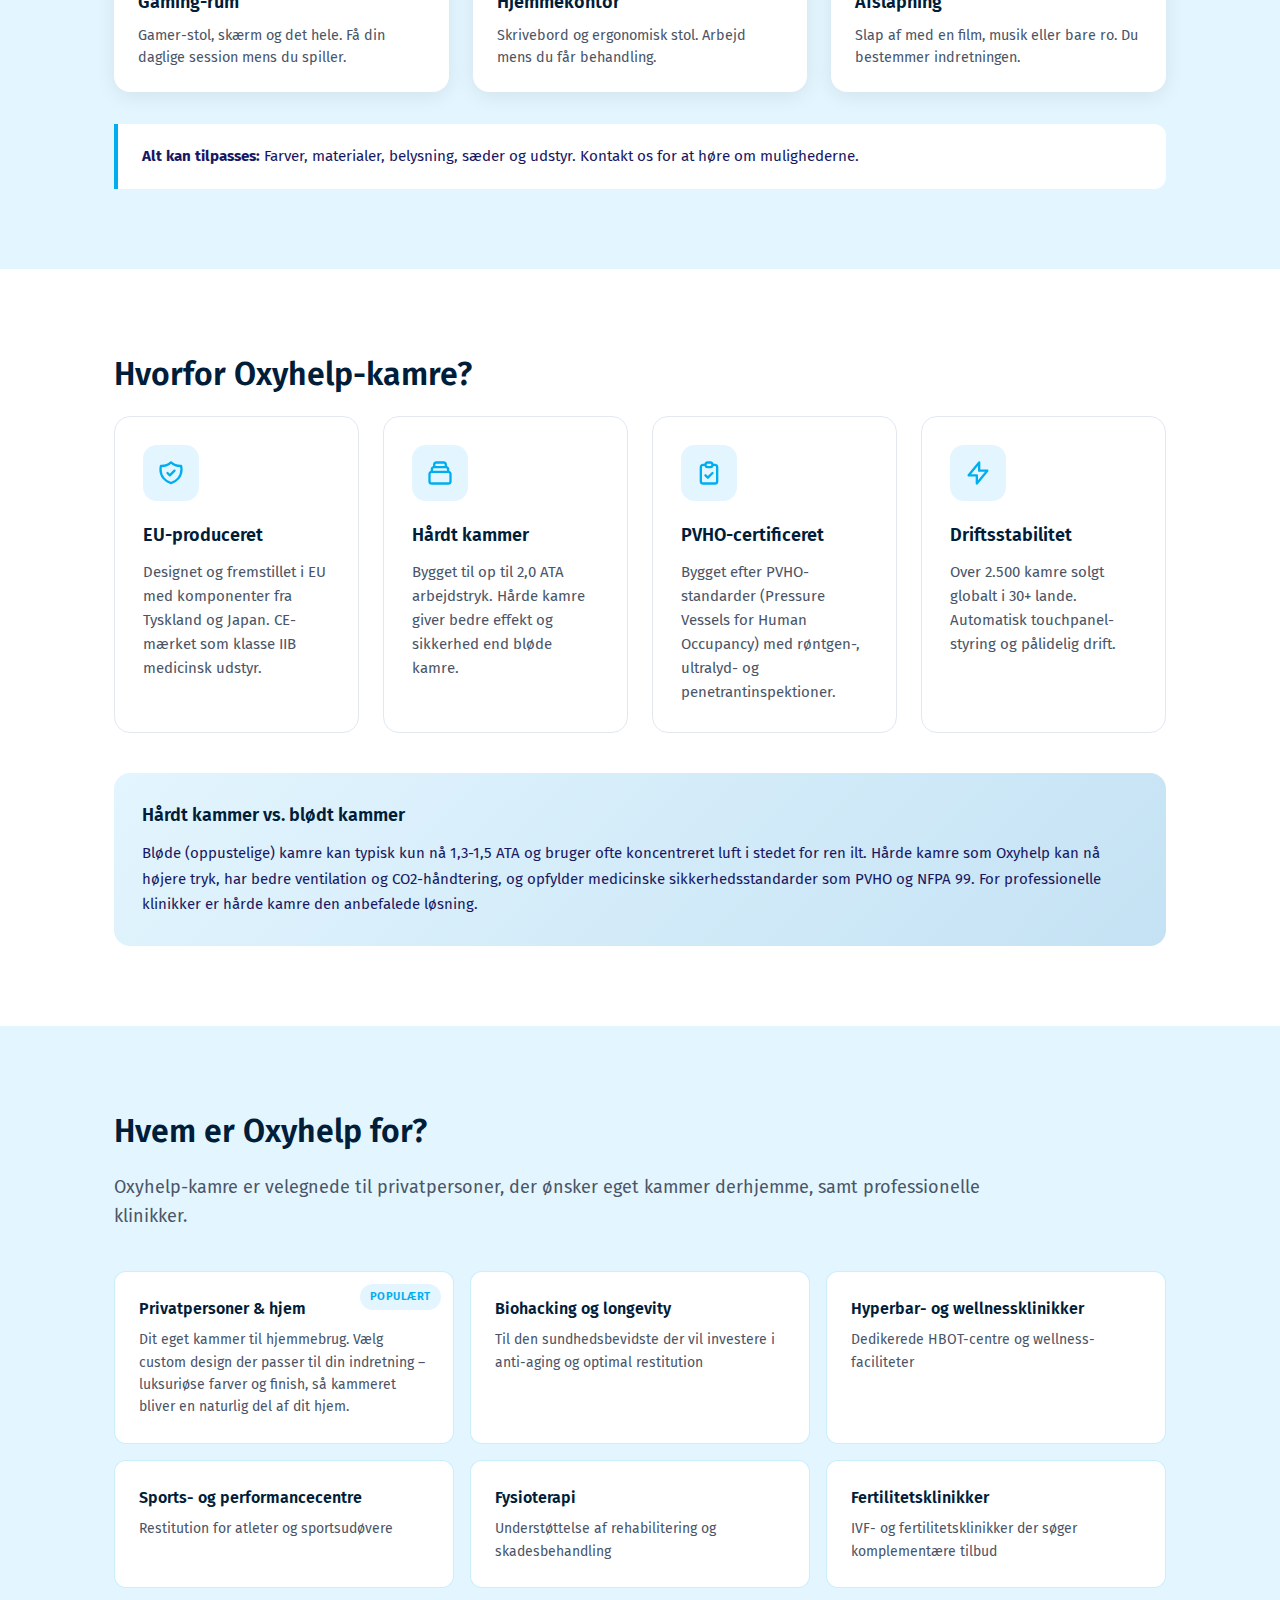
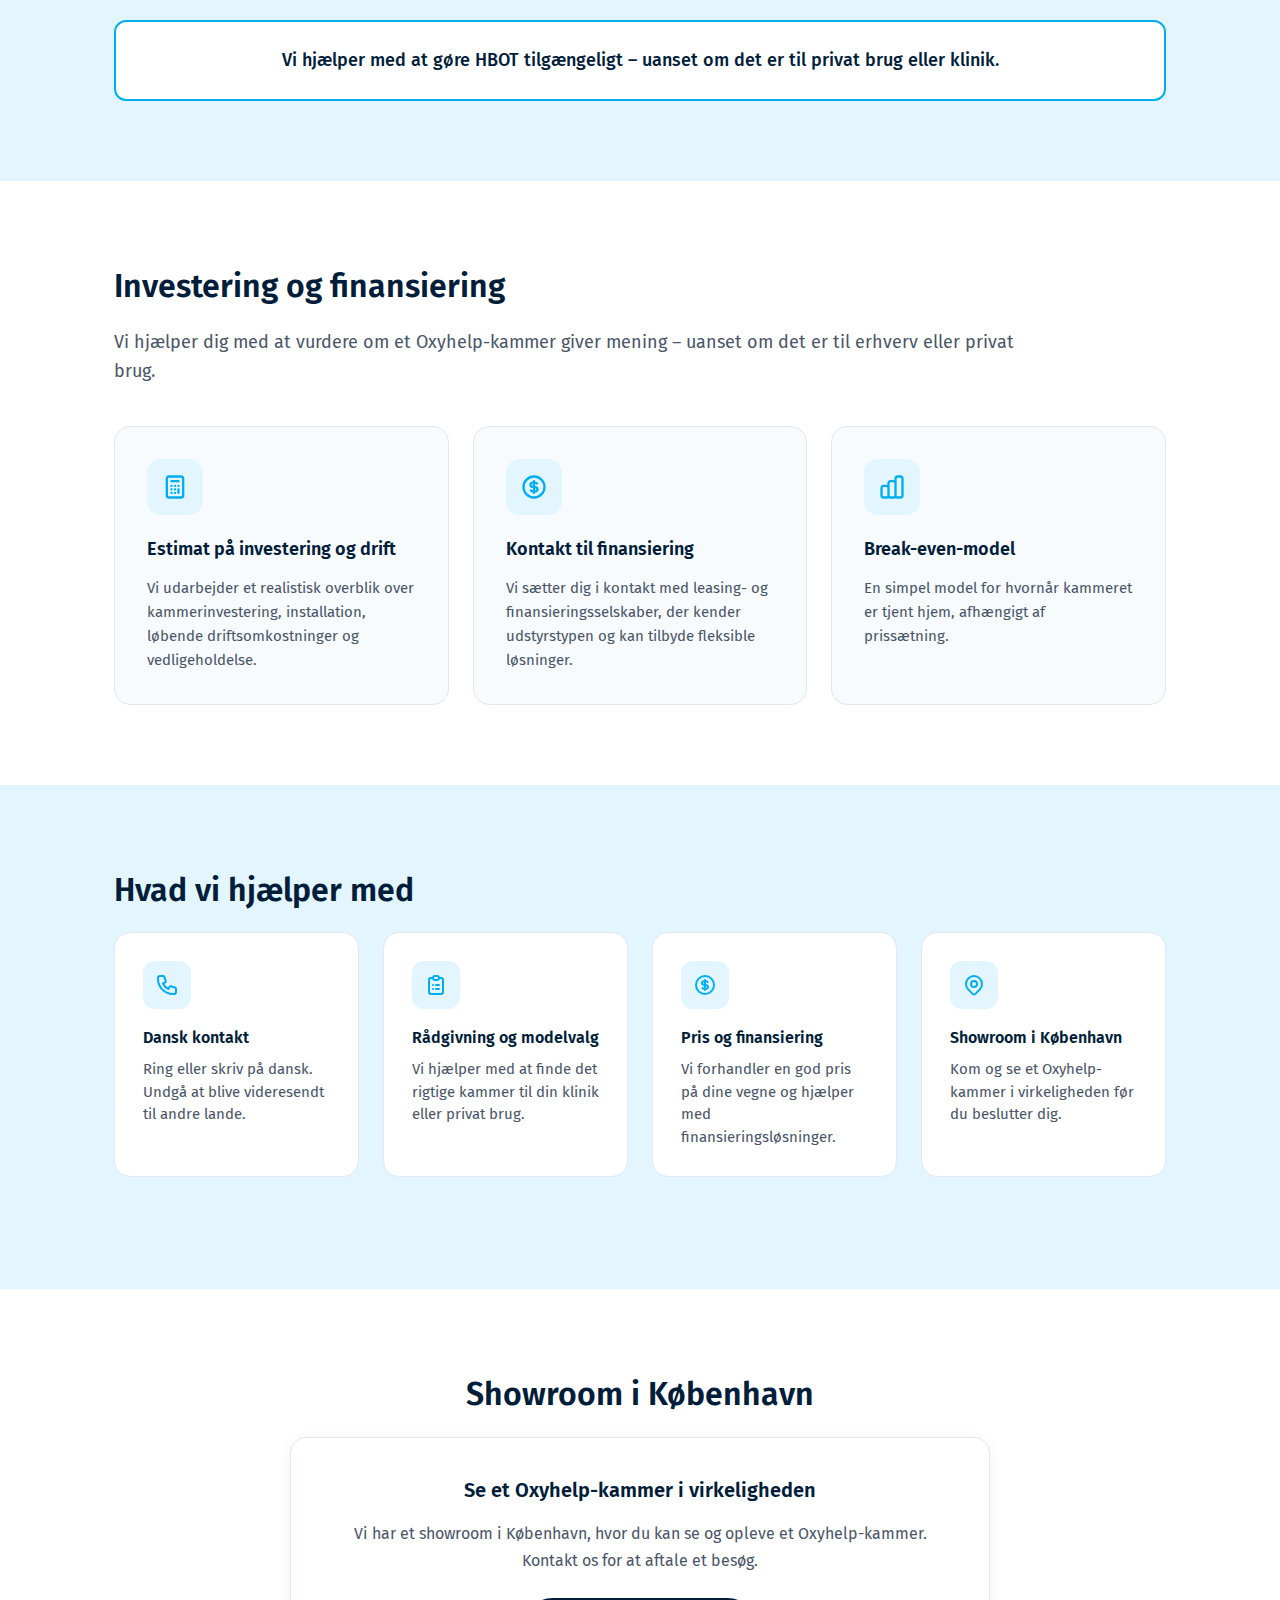
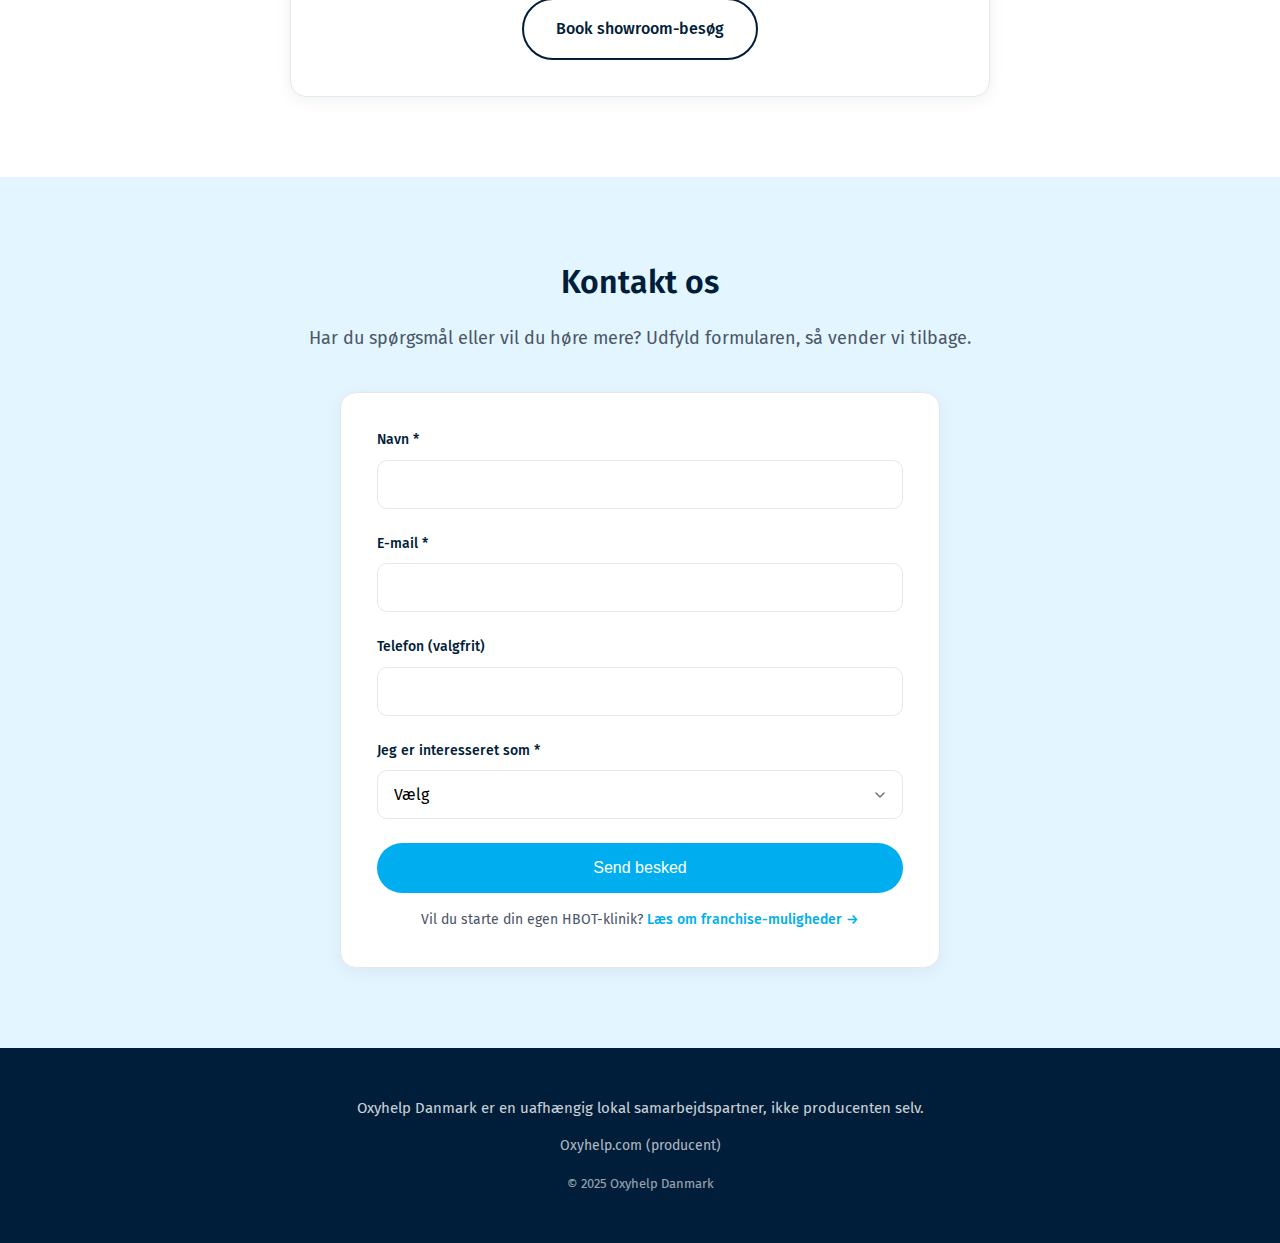
<file: version-1a10c66.html>
<!DOCTYPE html>
<html lang="da">
<head>
    <meta name="robots" content="noindex, nofollow">
    <meta charset="UTF-8">
    <meta name="viewport" content="width=device-width, initial-scale=1.0">
    <title>Oxyhelp Trykkammer (HBOT) i Danmark — Priser, Modeller og Køb</title>
    <meta name="description" content="Køb Oxyhelp trykkammer i Danmark. Til private hjem og klinikker. Få pris, leveringstid og korrekt modelvalg. Dansk kontaktpunkt fra start til slut.">

    <!-- Canonical -->
    <link rel="canonical" href="https://oxyhelpdanmark.dk/">

    <!-- Open Graph -->
    <meta property="og:title" content="Oxyhelp Trykkammer i Danmark — Køb til hjem eller klinik">
    <meta property="og:description" content="Køb Oxyhelp trykkammer i Danmark. Custom design til private hjem eller professionelle klinikker. Dansk kontaktpunkt.">
    <meta property="og:type" content="website">
    <meta property="og:url" content="https://oxyhelpdanmark.dk/">
    <meta property="og:image" content="https://oxyhelpdanmark.dk/assets/images/img-088.jpg">
    <meta property="og:locale" content="da_DK">

    <!-- Twitter Card -->
    <meta name="twitter:card" content="summary_large_image">
    <meta name="twitter:title" content="Oxyhelp Trykkammer i Danmark">
    <meta name="twitter:description" content="Køb Oxyhelp trykkammer til hjem eller klinik. Dansk kontaktpunkt.">
    <meta name="twitter:image" content="https://oxyhelpdanmark.dk/assets/images/img-088.jpg">

    <!-- Fonts - Fira Sans (matches Oxyhelp.com) -->
    <link rel="preconnect" href="https://fonts.googleapis.com">
    <link rel="preconnect" href="https://fonts.gstatic.com" crossorigin>
    <link href="https://fonts.googleapis.com/css2?family=Fira+Sans:wght@300;400;500;600;700&display=swap" rel="stylesheet">

    <link rel="stylesheet" href="./styles.css">

    <!-- Schema.org LocalBusiness -->
    <script type="application/ld+json">
    {
        "@context": "https://schema.org",
        "@type": "LocalBusiness",
        "name": "Oxyhelp Danmark",
        "description": "Dansk kontaktpunkt for køb af Oxyhelp trykkamre. Rådgivning, modelvalg og showroom i København.",
        "url": "https://oxyhelpdanmark.dk",
        "areaServed": {
            "@type": "Country",
            "name": "Denmark"
        },
        "address": {
            "@type": "PostalAddress",
            "addressLocality": "København",
            "addressCountry": "DK"
        },
        "priceRange": "$$$",
        "knowsAbout": ["Hyperbaric Oxygen Therapy", "HBOT", "Oxyhelp chambers", "Trykkammer"]
    }
    </script>
</head>
<body>
    <!-- Navigation -->
    <nav class="nav">
        <div class="container nav-container">
            <a href="/" class="nav-logo">Oxyhelp Danmark</a>
            <a href="#kontakt" class="nav-cta">Kontakt os</a>
        </div>
    </nav>

    <!-- Hero -->
    <section class="hero">
        <div class="container">
            <p class="hero-badge">Dansk kontaktpunkt for Oxyhelp</p>
            <h1>Køb Oxyhelp trykkamre i Danmark</h1>
            <p class="hero-subtitle">Vi er din lokale indgang til Oxyhelp. Kontakt os først – så sikrer vi, at din forespørgsel håndteres i Danmark fra start til slut.</p>
            <a href="#kontakt" class="btn btn-primary btn-large">Få dansk tilbud</a>
            <p class="hero-microcopy">Gratis og uforpligtende</p>
        </div>
    </section>

    <!-- Sådan fungerer køb -->
    <section id="saadan" class="section">
        <div class="container">
            <h2>Sådan fungerer køb af Oxyhelp i Danmark</h2>
            <p class="section-intro">Vi guider dig hele vejen fra første kontakt til levering.</p>

            <div class="purchase-grid">
                <div class="purchase-step">
                    <div class="purchase-number">1</div>
                    <h3>Du kontakter os</h3>
                    <p>Send en uforpligtende forespørgsel via formularen.</p>
                </div>

                <div class="purchase-step">
                    <div class="purchase-number">2</div>
                    <h3>Vi afklarer behov</h3>
                    <p>Vi hjælper med modelvalg, opstilling og eventuel finansiering tilpasset din situation.</p>
                </div>

                <div class="purchase-step">
                    <div class="purchase-number">3</div>
                    <h3>Tilbud og levering</h3>
                    <p>Du modtager et skræddersyet tilbud, og vi koordinerer levering direkte til dig i Danmark.</p>
                </div>
            </div>
        </div>
    </section>

    <!-- Kammermodeller -->
    <section id="modeller" class="section section-alt">
        <div class="container">
            <h2>Standard eller tilpasset design</h2>
            <p class="section-intro">Oxyhelp-kamre fås i standard hvid/blå eller med luksuriøst custom-design der passer til din klinik eller hjem.</p>

            <div class="chamber-comparison">
                <div class="chamber-card">
                    <div class="chamber-image">
                        <img src="./assets/images/img-050.jpg" alt="Oxyhelp standard kammer i hvid med Oxyhelp branding">
                    </div>
                    <h3>Standard</h3>
                    <p>Klassisk hvid med Oxyhelp branding. Professionelt og klinisk udseende.</p>
                </div>

                <div class="chamber-card">
                    <div class="chamber-image">
                        <img src="./assets/images/img-088.jpg" alt="Oxyhelp kammer med custom design i luksuriøst rum">
                    </div>
                    <h3>Custom design</h3>
                    <p>Luksuriøse farvevalg og finish. Perfekt til wellness-klinikker og private hjem.</p>
                </div>
            </div>
        </div>
    </section>

    <!-- Forskellige størrelser -->
    <section id="stoerrelser" class="section">
        <div class="container">
            <h2>Forskellige størrelser til forskellige behov</h2>
            <p class="section-intro">Fra kompakte monoplace-kamre til private hjem, til større multiplace-kamre til klinikker. Alle kan tilpasses med custom design.</p>

            <div class="sizes-grid">
                <div class="size-card">
                    <div class="size-image">
                        <img src="./assets/images/img-088.jpg" alt="Kompakt monoplace kammer i luksuriøst hjem">
                    </div>
                    <div class="size-info">
                        <span class="size-badge">Til hjem</span>
                        <h3>Kompakt monoplace</h3>
                        <p>1 person. Perfekt til private hjem. Fås i custom farver og finish.</p>
                    </div>
                </div>

                <div class="size-card">
                    <div class="size-image">
                        <img src="./assets/images/img-050.jpg" alt="Standard monoplace kammer">
                    </div>
                    <div class="size-info">
                        <span class="size-badge">Hjem / klinik</span>
                        <h3>Standard monoplace</h3>
                        <p>1 person. Velegnet til private og klinikker. Fås i custom farver og finish.</p>
                    </div>
                </div>

                <div class="size-card">
                    <div class="size-image">
                        <img src="./assets/images/img-034.jpg" alt="Stort multiplace kammer til klinikker">
                    </div>
                    <div class="size-info">
                        <span class="size-badge">Til klinikker</span>
                        <h3>Multiplace</h3>
                        <p>2+ personer. Større kapacitet. Fås i custom farver og finish.</p>
                    </div>
                </div>
            </div>

            <p class="sizes-note">Alle modeller kan tilpasses med custom farver, materialer og interiør.</p>
        </div>
    </section>

    <!-- Customization -->
    <section id="custom" class="section section-alt">
        <div class="container">
            <h2>Design dit eget rum</h2>
            <p class="section-intro">Oxyhelp-kamre kan tilpasses præcis som du ønsker. Byg dit eget gaming-rum, hjemmekontor, TV-stue eller afslapningsrum – indrettet efter dine behov.</p>

            <div class="custom-grid">
                <div class="custom-card">
                    <div class="custom-image">
                        <img src="./assets/images/img-178.jpg" alt="Gaming-rum med gamer-stol og skærm inde i trykkammer">
                    </div>
                    <h3>Gaming-rum</h3>
                    <p>Gamer-stol, skærm og det hele. Få din daglige session mens du spiller.</p>
                </div>

                <div class="custom-card">
                    <div class="custom-image">
                        <img src="./assets/images/img-176.jpg" alt="Hjemmekontor med skrivebord og kontorstol inde i trykkammer">
                    </div>
                    <h3>Hjemmekontor</h3>
                    <p>Skrivebord og ergonomisk stol. Arbejd mens du får behandling.</p>
                </div>

                <div class="custom-card">
                    <div class="custom-image">
                        <img src="./assets/images/img-180.jpg" alt="Afslapningsrum med laptop inde i trykkammer">
                    </div>
                    <h3>Afslapning</h3>
                    <p>Slap af med en film, musik eller bare ro. Du bestemmer indretningen.</p>
                </div>
            </div>

            <div class="custom-note">
                <p><strong>Alt kan tilpasses:</strong> Farver, materialer, belysning, sæder og udstyr. Kontakt os for at høre om mulighederne.</p>
            </div>
        </div>
    </section>

    <!-- Hvorfor Oxyhelp -->
    <section id="hvorfor" class="section">
        <div class="container">
            <h2>Hvorfor Oxyhelp-kamre?</h2>

            <div class="features-grid">
                <div class="feature-card">
                    <div class="feature-icon">
                        <svg fill="none" stroke="currentColor" viewBox="0 0 24 24"><path stroke-linecap="round" stroke-linejoin="round" stroke-width="2" d="M9 12l2 2 4-4m5.618-4.016A11.955 11.955 0 0112 2.944a11.955 11.955 0 01-8.618 3.04A12.02 12.02 0 003 9c0 5.591 3.824 10.29 9 11.622 5.176-1.332 9-6.03 9-11.622 0-1.042-.133-2.052-.382-3.016z"/></svg>
                    </div>
                    <h3>EU-produceret</h3>
                    <p>Designet og fremstillet i EU med komponenter fra Tyskland og Japan. CE-mærket som klasse IIB medicinsk udstyr.</p>
                </div>

                <div class="feature-card">
                    <div class="feature-icon">
                        <svg fill="none" stroke="currentColor" viewBox="0 0 24 24"><path stroke-linecap="round" stroke-linejoin="round" stroke-width="2" d="M19 11H5m14 0a2 2 0 012 2v6a2 2 0 01-2 2H5a2 2 0 01-2-2v-6a2 2 0 012-2m14 0V9a2 2 0 00-2-2M5 11V9a2 2 0 012-2m0 0V5a2 2 0 012-2h6a2 2 0 012 2v2M7 7h10"/></svg>
                    </div>
                    <h3>Hårdt kammer</h3>
                    <p>Bygget til op til 2,0 ATA arbejdstryk. Hårde kamre giver bedre effekt og sikkerhed end bløde kamre.</p>
                </div>

                <div class="feature-card">
                    <div class="feature-icon">
                        <svg fill="none" stroke="currentColor" viewBox="0 0 24 24"><path stroke-linecap="round" stroke-linejoin="round" stroke-width="2" d="M9 5H7a2 2 0 00-2 2v12a2 2 0 002 2h10a2 2 0 002-2V7a2 2 0 00-2-2h-2M9 5a2 2 0 002 2h2a2 2 0 002-2M9 5a2 2 0 012-2h2a2 2 0 012 2m-6 9l2 2 4-4"/></svg>
                    </div>
                    <h3>PVHO-certificeret</h3>
                    <p>Bygget efter PVHO-standarder (Pressure Vessels for Human Occupancy) med røntgen-, ultralyd- og penetrantinspektioner.</p>
                </div>

                <div class="feature-card">
                    <div class="feature-icon">
                        <svg fill="none" stroke="currentColor" viewBox="0 0 24 24"><path stroke-linecap="round" stroke-linejoin="round" stroke-width="2" d="M13 10V3L4 14h7v7l9-11h-7z"/></svg>
                    </div>
                    <h3>Driftsstabilitet</h3>
                    <p>Over 2.500 kamre solgt globalt i 30+ lande. Automatisk touchpanel-styring og pålidelig drift.</p>
                </div>
            </div>

            <div class="info-box">
                <h3>Hårdt kammer vs. blødt kammer</h3>
                <p>Bløde (oppustelige) kamre kan typisk kun nå 1,3-1,5 ATA og bruger ofte koncentreret luft i stedet for ren ilt. Hårde kamre som Oxyhelp kan nå højere tryk, har bedre ventilation og CO2-håndtering, og opfylder medicinske sikkerhedsstandarder som PVHO og NFPA 99. For professionelle klinikker er hårde kamre den anbefalede løsning.</p>
            </div>
        </div>
    </section>

    <!-- For hvem? -->
    <section id="klinikker" class="section section-alt">
        <div class="container">
            <h2>Hvem er Oxyhelp for?</h2>
            <p class="section-intro">Oxyhelp-kamre er velegnede til privatpersoner, der ønsker eget kammer derhjemme, samt professionelle klinikker.</p>

            <div class="clinic-grid">
                <div class="clinic-card clinic-card-featured">
                    <h3>Privatpersoner & hjem</h3>
                    <p>Dit eget kammer til hjemmebrug. Vælg custom design der passer til din indretning – luksuriøse farver og finish, så kammeret bliver en naturlig del af dit hjem.</p>
                </div>
                <div class="clinic-card">
                    <h3>Biohacking og longevity</h3>
                    <p>Til den sundhedsbevidste der vil investere i anti-aging og optimal restitution</p>
                </div>
                <div class="clinic-card">
                    <h3>Hyperbar- og wellnessklinikker</h3>
                    <p>Dedikerede HBOT-centre og wellness-faciliteter</p>
                </div>
                <div class="clinic-card">
                    <h3>Sports- og performancecentre</h3>
                    <p>Restitution for atleter og sportsudøvere</p>
                </div>
                <div class="clinic-card">
                    <h3>Fysioterapi</h3>
                    <p>Understøttelse af rehabilitering og skadesbehandling</p>
                </div>
                <div class="clinic-card">
                    <h3>Fertilitetsklinikker</h3>
                    <p>IVF- og fertilitetsklinikker der søger komplementære tilbud</p>
                </div>
            </div>

            <p class="emphasis-text">Vi hjælper med at gøre HBOT tilgængeligt – uanset om det er til privat brug eller klinik.</p>
        </div>
    </section>

    <!-- Business case -->
    <section id="business" class="section">
        <div class="container">
            <h2>Investering og finansiering</h2>
            <p class="section-intro">Vi hjælper dig med at vurdere om et Oxyhelp-kammer giver mening – uanset om det er til erhverv eller privat brug.</p>

            <div class="business-grid">
                <div class="business-card">
                    <div class="business-icon">
                        <svg fill="none" stroke="currentColor" viewBox="0 0 24 24"><path stroke-linecap="round" stroke-linejoin="round" stroke-width="2" d="M9 7h6m0 10v-3m-3 3h.01M9 17h.01M9 14h.01M12 14h.01M15 11h.01M12 11h.01M9 11h.01M7 21h10a2 2 0 002-2V5a2 2 0 00-2-2H7a2 2 0 00-2 2v14a2 2 0 002 2z"/></svg>
                    </div>
                    <h3>Estimat på investering og drift</h3>
                    <p>Vi udarbejder et realistisk overblik over kammerinvestering, installation, løbende driftsomkostninger og vedligeholdelse.</p>
                </div>

                <div class="business-card">
                    <div class="business-icon">
                        <svg fill="none" stroke="currentColor" viewBox="0 0 24 24"><path stroke-linecap="round" stroke-linejoin="round" stroke-width="2" d="M12 8c-1.657 0-3 .895-3 2s1.343 2 3 2 3 .895 3 2-1.343 2-3 2m0-8c1.11 0 2.08.402 2.599 1M12 8V7m0 1v8m0 0v1m0-1c-1.11 0-2.08-.402-2.599-1M21 12a9 9 0 11-18 0 9 9 0 0118 0z"/></svg>
                    </div>
                    <h3>Kontakt til finansiering</h3>
                    <p>Vi sætter dig i kontakt med leasing- og finansieringsselskaber, der kender udstyrstypen og kan tilbyde fleksible løsninger.</p>
                </div>

                <div class="business-card">
                    <div class="business-icon">
                        <svg fill="none" stroke="currentColor" viewBox="0 0 24 24"><path stroke-linecap="round" stroke-linejoin="round" stroke-width="2" d="M9 19v-6a2 2 0 00-2-2H5a2 2 0 00-2 2v6a2 2 0 002 2h2a2 2 0 002-2zm0 0V9a2 2 0 012-2h2a2 2 0 012 2v10m-6 0a2 2 0 002 2h2a2 2 0 002-2m0 0V5a2 2 0 012-2h2a2 2 0 012 2v14a2 2 0 01-2 2h-2a2 2 0 01-2-2z"/></svg>
                    </div>
                    <h3>Break-even-model</h3>
                    <p>En simpel model for hvornår kammeret er tjent hjem, afhængigt af prissætning.</p>
                </div>
            </div>
        </div>
    </section>

    <!-- Hvorfor kontakte os først -->
    <section id="hvorfor-os" class="section section-alt">
        <div class="container">
            <h2>Hvad vi hjælper med</h2>

            <div class="trust-grid">
                <div class="trust-card">
                    <div class="trust-icon">
                        <svg fill="none" stroke="currentColor" viewBox="0 0 24 24"><path stroke-linecap="round" stroke-linejoin="round" stroke-width="2" d="M3 5a2 2 0 012-2h3.28a1 1 0 01.948.684l1.498 4.493a1 1 0 01-.502 1.21l-2.257 1.13a11.042 11.042 0 005.516 5.516l1.13-2.257a1 1 0 011.21-.502l4.493 1.498a1 1 0 01.684.949V19a2 2 0 01-2 2h-1C9.716 21 3 14.284 3 6V5z"/></svg>
                    </div>
                    <h3>Dansk kontakt</h3>
                    <p>Ring eller skriv på dansk. Undgå at blive videresendt til andre lande.</p>
                </div>

                <div class="trust-card">
                    <div class="trust-icon">
                        <svg fill="none" stroke="currentColor" viewBox="0 0 24 24"><path stroke-linecap="round" stroke-linejoin="round" stroke-width="2" d="M9 5H7a2 2 0 00-2 2v12a2 2 0 002 2h10a2 2 0 002-2V7a2 2 0 00-2-2h-2M9 5a2 2 0 002 2h2a2 2 0 002-2M9 5a2 2 0 012-2h2a2 2 0 012 2m-3 7h3m-3 4h3m-6-4h.01M9 16h.01"/></svg>
                    </div>
                    <h3>Rådgivning og modelvalg</h3>
                    <p>Vi hjælper med at finde det rigtige kammer til din klinik eller privat brug.</p>
                </div>

                <div class="trust-card">
                    <div class="trust-icon">
                        <svg fill="none" stroke="currentColor" viewBox="0 0 24 24"><path stroke-linecap="round" stroke-linejoin="round" stroke-width="2" d="M12 8c-1.657 0-3 .895-3 2s1.343 2 3 2 3 .895 3 2-1.343 2-3 2m0-8c1.11 0 2.08.402 2.599 1M12 8V7m0 1v8m0 0v1m0-1c-1.11 0-2.08-.402-2.599-1M21 12a9 9 0 11-18 0 9 9 0 0118 0z"/></svg>
                    </div>
                    <h3>Pris og finansiering</h3>
                    <p>Vi forhandler en god pris på dine vegne og hjælper med finansieringsløsninger.</p>
                </div>

                <div class="trust-card">
                    <div class="trust-icon">
                        <svg fill="none" stroke="currentColor" viewBox="0 0 24 24"><path stroke-linecap="round" stroke-linejoin="round" stroke-width="2" d="M17.657 16.657L13.414 20.9a1.998 1.998 0 01-2.827 0l-4.244-4.243a8 8 0 1111.314 0z"/><path stroke-linecap="round" stroke-linejoin="round" stroke-width="2" d="M15 11a3 3 0 11-6 0 3 3 0 016 0z"/></svg>
                    </div>
                    <h3>Showroom i København</h3>
                    <p>Kom og se et Oxyhelp-kammer i virkeligheden før du beslutter dig.</p>
                </div>
            </div>

        </div>
    </section>

    <!-- Showroom -->
    <section id="showroom" class="section">
        <div class="container text-center">
            <h2>Showroom i København</h2>

            <div class="reference-card reference-card-centered">
                <h3>Se et Oxyhelp-kammer i virkeligheden</h3>
                <p>Vi har et showroom i København, hvor du kan se og opleve et Oxyhelp-kammer. Kontakt os for at aftale et besøg.</p>
                <a href="#kontakt" class="btn btn-secondary">Book showroom-besøg</a>
            </div>
        </div>
    </section>

    <!-- Kontakt -->
    <section id="kontakt" class="section section-alt">
        <div class="container text-center">
            <h2>Kontakt os</h2>
            <p class="section-intro section-intro-centered">Har du spørgsmål eller vil du høre mere? Udfyld formularen, så vender vi tilbage.</p>

            <form class="contact-form contact-form-centered" name="kontakt" method="POST" data-netlify="true" netlify-honeypot="bot-field" action="/tak">
                <input type="hidden" name="form-name" value="kontakt">
                <p class="hidden">
                    <label>Don't fill this out: <input name="bot-field"></label>
                </p>

                <div class="form-group">
                    <label for="navn">Navn *</label>
                    <input type="text" id="navn" name="navn" required>
                </div>

                <div class="form-group">
                    <label for="email">E-mail *</label>
                    <input type="email" id="email" name="email" required>
                </div>

                <div class="form-group">
                    <label for="telefon">Telefon (valgfrit)</label>
                    <input type="tel" id="telefon" name="telefon">
                </div>

                <div class="form-group">
                    <label for="formaal">Jeg er interesseret som *</label>
                    <select id="formaal" name="formaal" required>
                        <option value="">Vælg</option>
                        <option value="privat">Privat / hjemmebrug</option>
                        <option value="klinik">Klinik / erhverv</option>
                        <option value="franchise">Franchise / start egen klinik</option>
                    </select>
                </div>

                <button type="submit" class="btn btn-primary btn-full">Send besked</button>

                <p class="form-note">Vil du starte din egen HBOT-klinik? <a href="https://hbotfranchise.com" target="_blank" rel="noopener">Læs om franchise-muligheder →</a></p>
            </form>
        </div>
    </section>

    <!-- Footer -->
    <footer class="footer">
        <div class="container">
            <p class="footer-note">Oxyhelp Danmark er en uafhængig lokal samarbejdspartner, ikke producenten selv.</p>
            <p class="footer-links">
                <a href="https://oxyhelp.com" target="_blank" rel="noopener">Oxyhelp.com (producent)</a>
            </p>
            <p class="footer-copy">&copy; 2025 Oxyhelp Danmark</p>
        </div>
    </footer>
</body>
</html>
</file>
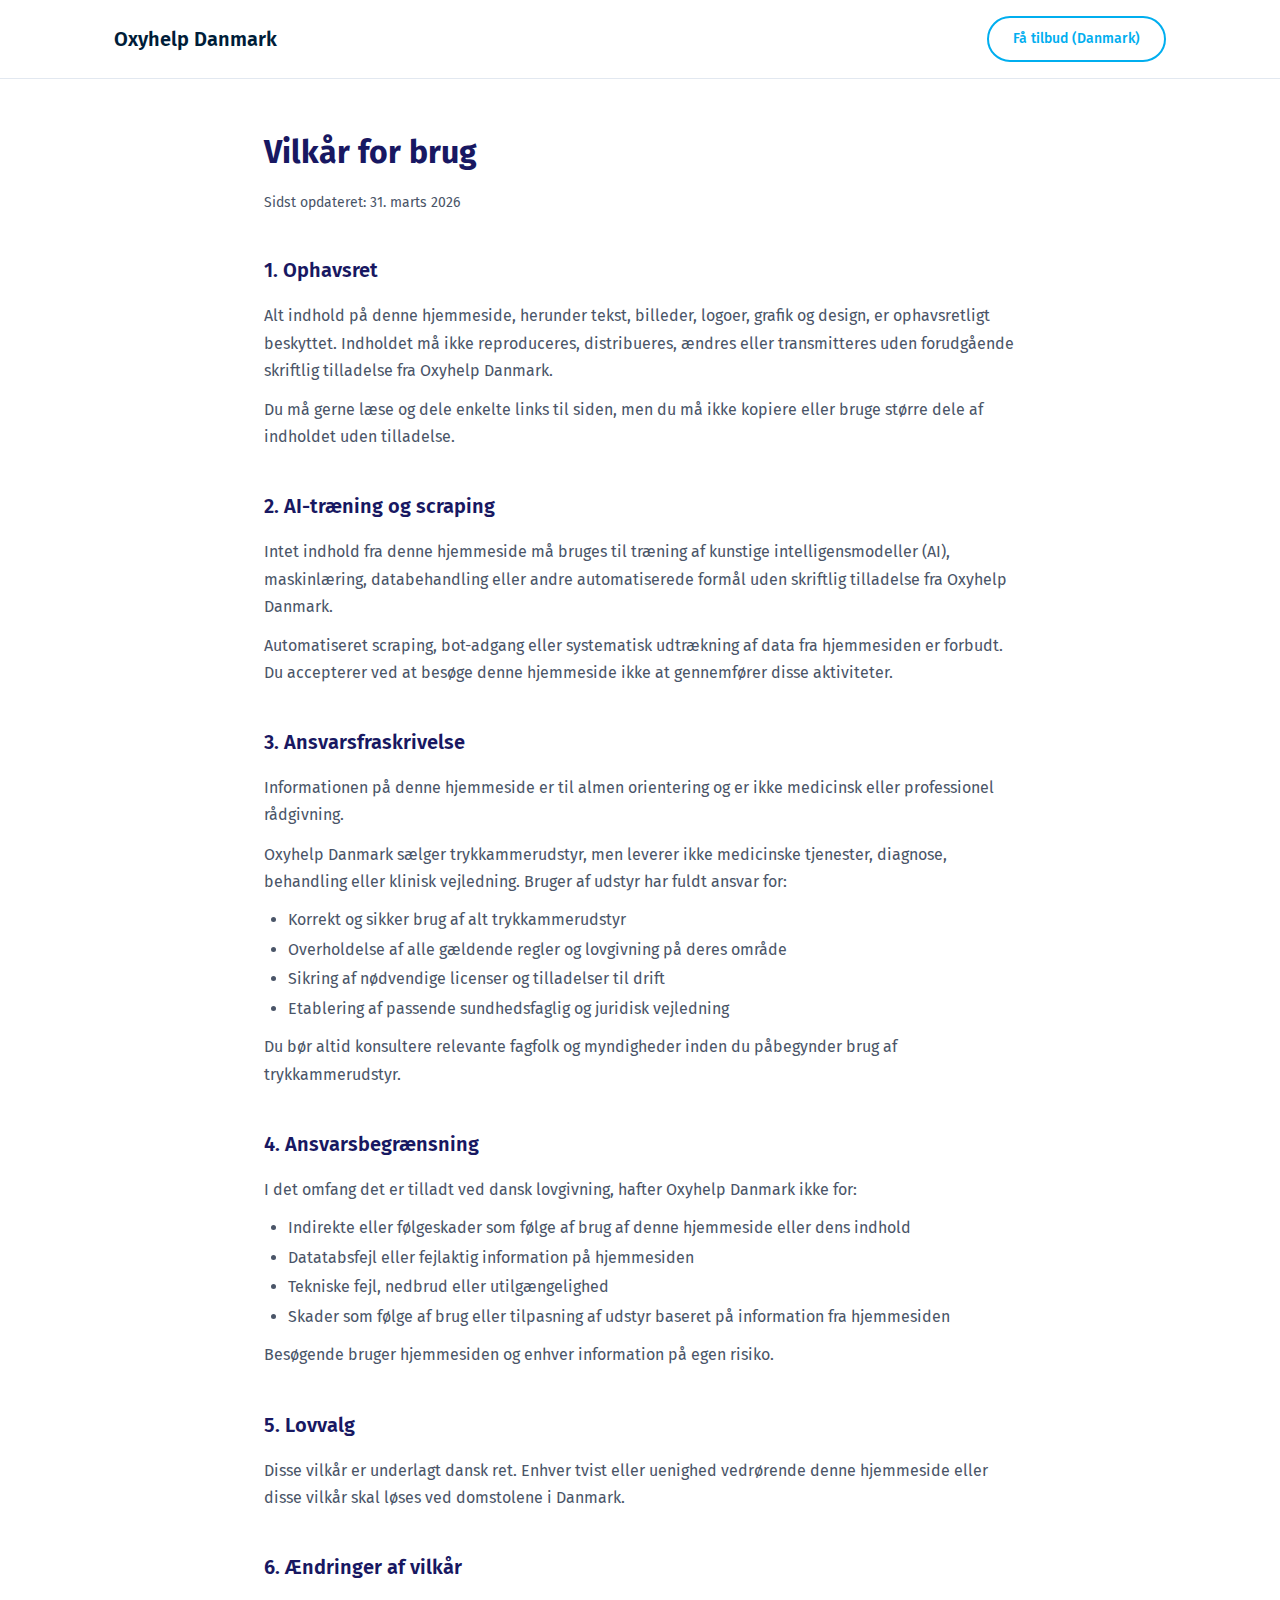
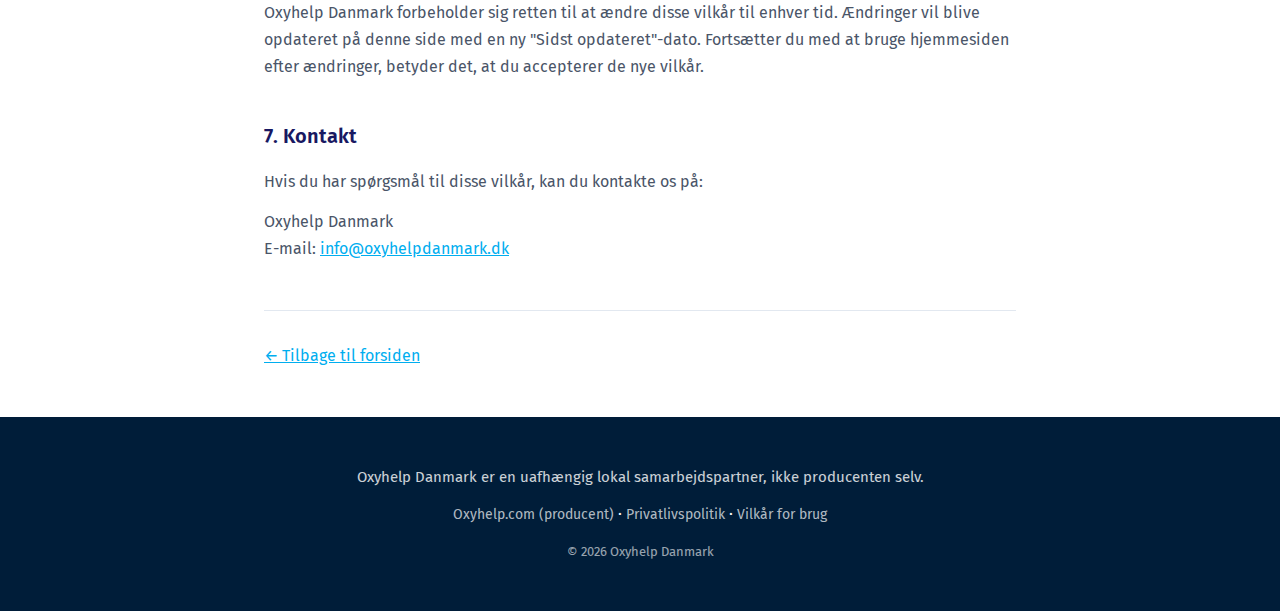
<file: vilkaar.html>
<!DOCTYPE html>
<html lang="da">
<head>
    <meta charset="UTF-8">
    <meta name="viewport" content="width=device-width, initial-scale=1.0">
    <title>Vilkår for brug | Oxyhelp Danmark</title>
    <meta name="description" content="Vilkår for brug af Oxyhelp Danmarks hjemmeside. Læs om ophavsret, haftning, og juridiske betingelser.">
    <meta name="robots" content="noindex">
    <link rel="canonical" href="https://oxyhelpdanmark.dk/vilkaar.html">

    <!-- Fonts - Fira Sans (matches Oxyhelp.com) -->
    <link rel="preconnect" href="https://fonts.googleapis.com">
    <link rel="preconnect" href="https://fonts.gstatic.com" crossorigin>
    <link href="https://fonts.googleapis.com/css2?family=Fira+Sans:wght@300;400;500;600;700&display=swap" rel="stylesheet">

    <link rel="stylesheet" href="./styles.css">
    <style>
        .privacy-content { max-width: 800px; margin: 0 auto; padding: 48px 24px; }
        .privacy-content h1 { font-size: 2rem; font-weight: 700; margin-bottom: 12px; }
        .privacy-content .date { font-size: 0.875rem; color: var(--color-text-light); margin-bottom: 40px; }
        .privacy-content h2 { font-size: 1.25rem; font-weight: 600; margin-top: 40px; margin-bottom: 16px; }
        .privacy-content p { color: var(--color-text-light); line-height: 1.7; margin-bottom: 12px; }
        .privacy-content ul { list-style: disc; padding-left: 24px; color: var(--color-text-light); margin-bottom: 12px; }
        .privacy-content ul li { margin-bottom: 4px; }
        .privacy-content a { color: var(--oxy-cerulean); text-decoration: underline; }
        .privacy-content a:hover { color: var(--oxy-cerulean-dark); }
        .back-link-container { margin-top: 48px; padding-top: 32px; border-top: 1px solid var(--color-border); }
    </style>
</head>
<body>
    <!-- Navigation -->
    <nav class="nav">
        <div class="container nav-container">
            <a href="/" class="nav-logo">Oxyhelp Danmark</a>
            <a href="/#kontakt" class="nav-cta">Få tilbud (Danmark)</a>
        </div>
    </nav>

    <!-- Terms of Use Content -->
    <div class="privacy-content">
        <h1>Vilkår for brug</h1>
        <p class="date">Sidst opdateret: 31. marts 2026</p>

        <h2>1. Ophavsret</h2>
        <p>
            Alt indhold på denne hjemmeside, herunder tekst, billeder, logoer, grafik og design, er ophavsretligt beskyttet. Indholdet må ikke reproduceres, distribueres, ændres eller transmitteres uden forudgående skriftlig tilladelse fra Oxyhelp Danmark.
        </p>
        <p>
            Du må gerne læse og dele enkelte links til siden, men du må ikke kopiere eller bruge større dele af indholdet uden tilladelse.
        </p>

        <h2>2. AI-træning og scraping</h2>
        <p>
            Intet indhold fra denne hjemmeside må bruges til træning af kunstige intelligensmodeller (AI), maskinlæring, databehandling eller andre automatiserede formål uden skriftlig tilladelse fra Oxyhelp Danmark.
        </p>
        <p>
            Automatiseret scraping, bot-adgang eller systematisk udtrækning af data fra hjemmesiden er forbudt. Du accepterer ved at besøge denne hjemmeside ikke at gennemfører disse aktiviteter.
        </p>

        <h2>3. Ansvarsfraskrivelse</h2>
        <p>
            Informationen på denne hjemmeside er til almen orientering og er ikke medicinsk eller professionel rådgivning.
        </p>
        <p>
            Oxyhelp Danmark sælger trykkammerudstyr, men leverer ikke medicinske tjenester, diagnose, behandling eller klinisk vejledning. Bruger af udstyr har fuldt ansvar for:
        </p>
        <ul>
            <li>Korrekt og sikker brug af alt trykkammerudstyr</li>
            <li>Overholdelse af alle gældende regler og lovgivning på deres område</li>
            <li>Sikring af nødvendige licenser og tilladelser til drift</li>
            <li>Etablering af passende sundhedsfaglig og juridisk vejledning</li>
        </ul>
        <p>
            Du bør altid konsultere relevante fagfolk og myndigheder inden du påbegynder brug af trykkammerudstyr.
        </p>

        <h2>4. Ansvarsbegrænsning</h2>
        <p>
            I det omfang det er tilladt ved dansk lovgivning, hafter Oxyhelp Danmark ikke for:
        </p>
        <ul>
            <li>Indirekte eller følgeskader som følge af brug af denne hjemmeside eller dens indhold</li>
            <li>Datatabsfejl eller fejlaktig information på hjemmesiden</li>
            <li>Tekniske fejl, nedbrud eller utilgængelighed</li>
            <li>Skader som følge af brug eller tilpasning af udstyr baseret på information fra hjemmesiden</li>
        </ul>
        <p>
            Besøgende bruger hjemmesiden og enhver information på egen risiko.
        </p>

        <h2>5. Lovvalg</h2>
        <p>
            Disse vilkår er underlagt dansk ret. Enhver tvist eller uenighed vedrørende denne hjemmeside eller disse vilkår skal løses ved domstolene i Danmark.
        </p>

        <h2>6. Ændringer af vilkår</h2>
        <p>
            Oxyhelp Danmark forbeholder sig retten til at ændre disse vilkår til enhver tid. Ændringer vil blive opdateret på denne side med en ny "Sidst opdateret"-dato. Fortsætter du med at bruge hjemmesiden efter ændringer, betyder det, at du accepterer de nye vilkår.
        </p>

        <h2>7. Kontakt</h2>
        <p>
            Hvis du har spørgsmål til disse vilkår, kan du kontakte os på:
        </p>
        <p>
            Oxyhelp Danmark<br>
            E-mail: <a class="e-obf" href="#" data-n="info" data-h="oxyhelpdanmark.dk">info [at] oxyhelpdanmark dot dk</a>
        </p>

        <div class="back-link-container">
            <a href="/">&larr; Tilbage til forsiden</a>
        </div>
    </div>

    <!-- Footer -->
    <footer class="footer">
        <div class="container">
            <p class="footer-note">Oxyhelp Danmark er en uafhængig lokal samarbejdspartner, ikke producenten selv.</p>
            <p class="footer-links">
                <a href="https://oxyhelp.com" target="_blank" rel="noopener">Oxyhelp.com (producent)</a> ·
                <a href="/privatlivspolitik.html">Privatlivspolitik</a> ·
                <a href="/vilkaar.html">Vilkår for brug</a>
            </p>
            <p class="footer-copy">&copy; 2026 Oxyhelp Danmark</p>
        </div>
    </footer>

<!-- email obfuscation (anti-harvest) -->
<script>
(function(){
  document.querySelectorAll('a.e-obf').forEach(function(a){
    var n=a.getAttribute('data-n'),h=a.getAttribute('data-h'),s=a.getAttribute('data-s');
    if(!n||!h)return;
    var addr=n+'@'+h;
    a.setAttribute('href','mailto:'+addr+(s?('?subject='+encodeURIComponent(s)):''));
    if(!a.hasAttribute('data-keep-text'))a.textContent=addr;
  });
})();
</script>

</body>
</html>
</file>
<file: styles.css>
/* Reset & Base */
*, *::before, *::after {
    box-sizing: border-box;
    margin: 0;
    padding: 0;
}

:root {
    /* Oxyhelp Brand Colors */
    --oxy-cerulean: #00aeef;
    --oxy-cerulean-dark: #0095d0;
    --oxy-navy: #001d39;
    --oxy-navy-light: #181862;
    --oxy-light-blue: #e3f5fe;
    --oxy-mint: #c4e2f4;

    /* Text */
    --color-text: #181862;
    --color-text-light: #4a5568;
    --color-bg: #ffffff;
    --color-bg-alt: #f8fbfe;
    --color-border: #e2e8f0;

    /* Typography */
    --font-family: 'Fira Sans', 'Helvetica Neue', Arial, sans-serif;
}

html {
    scroll-behavior: smooth;
}

body {
    font-family: var(--font-family);
    font-size: 16px;
    line-height: 1.6;
    color: var(--color-text);
    background-color: var(--color-bg);
}

.container {
    max-width: 1100px;
    margin: 0 auto;
    padding: 0 24px;
}

.hidden {
    display: none;
}

/* Navigation */
.nav {
    background: var(--color-bg);
    border-bottom: 1px solid var(--color-border);
    position: sticky;
    top: 0;
    z-index: 100;
}

.nav-container {
    display: flex;
    justify-content: space-between;
    align-items: center;
    padding-top: 16px;
    padding-bottom: 16px;
}

.nav-logo {
    font-size: 1.25rem;
    font-weight: 600;
    color: var(--oxy-navy);
    text-decoration: none;
}

.nav-cta {
    display: inline-block;
    padding: 10px 24px;
    font-size: 0.875rem;
    font-weight: 500;
    color: var(--oxy-cerulean);
    text-decoration: none;
    border: 2px solid var(--oxy-cerulean);
    border-radius: 50px;
    transition: all 0.2s ease;
}

.nav-cta:hover {
    background: var(--oxy-cerulean);
    color: white;
}

/* Nav Links - Desktop */
.nav-links {
    display: none;
}

@media (min-width: 900px) {
    .nav-links {
        display: flex;
        gap: 32px;
        align-items: center;
    }

    .nav-links a {
        font-size: 0.9rem;
        font-weight: 500;
        color: var(--color-text-light);
        text-decoration: none;
        transition: color 0.2s ease;
    }

    .nav-links a:hover {
        color: var(--oxy-cerulean);
    }

    .nav-hamburger {
        display: none;
    }
}

/* Mobile Hamburger Menu */
.nav-hamburger {
    display: flex;
    flex-direction: column;
    justify-content: space-between;
    width: 24px;
    height: 18px;
    background: none;
    border: none;
    cursor: pointer;
    padding: 0;
}

.nav-hamburger span {
    display: block;
    width: 100%;
    height: 2px;
    background: var(--oxy-navy);
    border-radius: 2px;
    transition: all 0.3s ease;
}

.nav-hamburger.active span:nth-child(1) {
    transform: rotate(45deg) translate(5px, 5px);
}

.nav-hamburger.active span:nth-child(2) {
    opacity: 0;
}

.nav-hamburger.active span:nth-child(3) {
    transform: rotate(-45deg) translate(6px, -6px);
}

/* Mobile Menu */
.nav-mobile {
    display: none;
    position: absolute;
    top: 100%;
    left: 0;
    right: 0;
    background: white;
    border-top: 1px solid var(--color-border);
    box-shadow: 0 4px 12px rgba(0, 0, 0, 0.1);
    padding: 16px 24px;
}

.nav-mobile.active {
    display: block;
}

.nav-mobile a {
    display: block;
    padding: 12px 0;
    font-size: 1rem;
    font-weight: 500;
    color: var(--oxy-navy);
    text-decoration: none;
    border-bottom: 1px solid var(--color-border);
}

.nav-mobile a:last-child {
    border-bottom: none;
}

.nav-mobile a:hover {
    color: var(--oxy-cerulean);
}

@media (min-width: 900px) {
    .nav-mobile {
        display: none !important;
    }
}

/* Buttons - Pill shaped like Oxyhelp */
.btn {
    display: inline-block;
    padding: 16px 32px;
    font-size: 1rem;
    font-weight: 500;
    text-decoration: none;
    border-radius: 50px;
    cursor: pointer;
    transition: all 0.25s ease;
    border: none;
}

.btn-primary {
    background: var(--oxy-cerulean);
    color: white;
}

.btn-primary:hover {
    background: var(--oxy-cerulean-dark);
    transform: translateY(-2px);
    box-shadow: 0 4px 12px rgba(0, 174, 239, 0.3);
}

.btn-secondary {
    background: transparent;
    color: var(--oxy-navy);
    border: 2px solid var(--oxy-navy);
}

.btn-secondary:hover {
    background: var(--oxy-navy);
    color: white;
}

.btn-full {
    width: 100%;
}

/* Hero - Gradient like Oxyhelp */
.hero {
    background: linear-gradient(135deg, var(--oxy-navy) 0%, var(--oxy-navy-light) 50%, #2a3f7a 100%);
    color: white;
    padding: 100px 0;
    text-align: center;
    position: relative;
    overflow: hidden;
}

.hero::before {
    content: '';
    position: absolute;
    top: 0;
    left: 0;
    right: 0;
    bottom: 0;
    background: radial-gradient(circle at 30% 70%, rgba(0, 174, 239, 0.15) 0%, transparent 50%),
                radial-gradient(circle at 70% 30%, rgba(0, 174, 239, 0.1) 0%, transparent 40%);
    pointer-events: none;
}

.hero .container {
    position: relative;
    z-index: 1;
}

.hero h1 {
    font-size: 2.75rem;
    font-weight: 600;
    line-height: 1.2;
    margin-bottom: 24px;
    max-width: 800px;
    margin-left: auto;
    margin-right: auto;
}

.hero-badge {
    display: inline-block;
    font-size: 0.875rem;
    font-weight: 500;
    color: var(--oxy-cerulean);
    background: rgba(255, 255, 255, 0.15);
    padding: 8px 20px;
    border-radius: 50px;
    margin-bottom: 24px;
    letter-spacing: 0.02em;
}

.hero-subtitle {
    font-size: 1.25rem;
    font-weight: 300;
    opacity: 0.9;
    margin-bottom: 32px;
    max-width: 650px;
    margin-left: auto;
    margin-right: auto;
}

.hero-microcopy {
    font-size: 0.875rem;
    opacity: 0.7;
    margin-top: 16px;
}

.hero-franchise-link {
    font-size: 0.9rem;
    opacity: 0.8;
    margin-top: 20px;
}

.hero-franchise-link a {
    color: var(--oxy-cerulean);
    text-decoration: none;
    font-weight: 500;
}

.hero-franchise-link a:hover {
    text-decoration: underline;
}

/* Benefits Grid (Hvorfor investere) */
.benefits-grid {
    display: grid;
    grid-template-columns: repeat(4, 1fr);
    gap: 24px;
    margin-bottom: 32px;
}

@media (max-width: 900px) {
    .benefits-grid {
        grid-template-columns: repeat(2, 1fr);
    }
}

@media (max-width: 480px) {
    .benefits-grid {
        grid-template-columns: 1fr;
    }
}

.benefit-card {
    background: var(--color-bg);
    border: 1px solid var(--color-border);
    border-radius: 16px;
    padding: 24px;
    text-align: center;
    transition: transform 0.2s ease, box-shadow 0.2s ease;
}

.benefit-card:hover {
    transform: translateY(-4px);
    box-shadow: 0 8px 24px rgba(0, 29, 57, 0.08);
}

.benefit-icon {
    width: 56px;
    height: 56px;
    background: var(--oxy-light-blue);
    border-radius: 50%;
    display: flex;
    align-items: center;
    justify-content: center;
    margin: 0 auto 16px;
}

.benefit-icon svg {
    width: 28px;
    height: 28px;
    color: var(--oxy-cerulean);
}

.benefit-card h3 {
    font-size: 1rem;
    font-weight: 600;
    margin-bottom: 8px;
    color: var(--oxy-navy);
}

.benefit-card p {
    font-size: 0.875rem;
    color: var(--color-text-light);
    line-height: 1.5;
}

.research-note {
    background: var(--oxy-light-blue);
    border-radius: 12px;
    padding: 20px 24px;
    text-align: center;
}

.research-note p {
    margin: 0;
    font-size: 0.95rem;
    color: var(--oxy-navy);
}

.research-note a {
    color: var(--oxy-cerulean);
    text-decoration: none;
    font-weight: 500;
}

.research-note a:hover {
    text-decoration: underline;
}

.btn-large {
    padding: 18px 40px;
    font-size: 1.125rem;
}

/* Hero Grid Layout */
.hero-grid {
    display: grid;
    grid-template-columns: 1fr 1fr;
    gap: 60px;
    align-items: center;
    text-align: left;
}

.hero-content {
    max-width: 100%;
}

.hero-content h1 {
    margin-left: 0;
    margin-right: 0;
}

.hero-content .hero-subtitle {
    margin-left: 0;
    margin-right: 0;
}

.hero-image {
    display: flex;
    justify-content: center;
    align-items: center;
}

.hero-image img {
    max-width: 100%;
    height: auto;
    border-radius: 16px;
    box-shadow: 0 20px 60px rgba(0, 0, 0, 0.3);
}

/* Chamber Comparison */
.chamber-comparison {
    display: grid;
    grid-template-columns: 1fr 1fr;
    gap: 40px;
    margin-top: 40px;
}

.chamber-card {
    background: white;
    border-radius: 16px;
    overflow: hidden;
    box-shadow: 0 4px 20px rgba(0, 0, 0, 0.08);
    transition: transform 0.3s ease, box-shadow 0.3s ease;
}

.chamber-card:hover {
    transform: translateY(-4px);
    box-shadow: 0 8px 30px rgba(0, 0, 0, 0.12);
}

.chamber-image {
    background: #f8fbfe;
    padding: 30px;
    display: flex;
    align-items: center;
    justify-content: center;
    min-height: 300px;
}

.chamber-image img {
    max-width: 100%;
    max-height: 350px;
    object-fit: contain;
}

.chamber-card h3 {
    font-size: 1.25rem;
    font-weight: 600;
    color: var(--oxy-navy);
    padding: 20px 24px 8px;
    margin: 0;
}

.chamber-card p {
    font-size: 0.95rem;
    color: var(--color-text-light);
    padding: 0 24px 24px;
    margin: 0;
}

@media (max-width: 768px) {
    .chamber-comparison {
        grid-template-columns: 1fr;
        gap: 24px;
    }

    .chamber-image {
        min-height: 200px;
        padding: 20px;
    }
}

/* Sizes Grid */
.sizes-grid {
    display: grid;
    grid-template-columns: repeat(3, 1fr);
    gap: 24px;
}

@media (max-width: 900px) {
    .sizes-grid {
        grid-template-columns: 1fr;
        gap: 20px;
    }
}

.size-card {
    background: white;
    border-radius: 16px;
    overflow: hidden;
    box-shadow: 0 4px 20px rgba(0, 0, 0, 0.08);
    transition: transform 0.3s ease, box-shadow 0.3s ease;
}

.size-card:hover {
    transform: translateY(-4px);
    box-shadow: 0 8px 30px rgba(0, 0, 0, 0.12);
}

.size-image {
    height: 220px;
    overflow: hidden;
    background: #f8fbfe;
}

.size-image img {
    width: 100%;
    height: 100%;
    object-fit: cover;
}

.size-info {
    padding: 20px 24px 24px;
}

.size-badge {
    display: inline-block;
    font-size: 0.7rem;
    font-weight: 600;
    text-transform: uppercase;
    letter-spacing: 0.05em;
    color: var(--oxy-cerulean);
    background: var(--oxy-light-blue);
    padding: 4px 10px;
    border-radius: 20px;
    margin-bottom: 10px;
}

.size-info h3 {
    font-size: 1.125rem;
    font-weight: 600;
    color: var(--oxy-navy);
    margin-bottom: 8px;
}

.size-info p {
    font-size: 0.9rem;
    color: var(--color-text-light);
    line-height: 1.5;
}

.sizes-note {
    text-align: center;
    font-size: 0.95rem;
    color: var(--oxy-cerulean);
    font-weight: 500;
    margin-top: 24px;
}

/* Custom/Interior Grid */
.custom-grid {
    display: grid;
    grid-template-columns: repeat(3, 1fr);
    gap: 24px;
    margin-bottom: 32px;
}

.custom-grid-4 {
    grid-template-columns: repeat(4, 1fr);
}

@media (max-width: 1000px) {
    .custom-grid,
    .custom-grid-4 {
        grid-template-columns: repeat(2, 1fr);
    }
}

@media (max-width: 600px) {
    .custom-grid,
    .custom-grid-4 {
        grid-template-columns: 1fr;
        gap: 20px;
    }
}

.custom-card {
    background: white;
    border-radius: 16px;
    overflow: hidden;
    box-shadow: 0 4px 20px rgba(0, 0, 0, 0.08);
    transition: transform 0.3s ease, box-shadow 0.3s ease;
}

.custom-card:hover {
    transform: translateY(-4px);
    box-shadow: 0 8px 30px rgba(0, 0, 0, 0.12);
}

.custom-image {
    height: 240px;
    overflow: hidden;
    background: #1a1a1a;
}

.custom-image img {
    width: 100%;
    height: 100%;
    object-fit: cover;
}

.custom-card h3 {
    font-size: 1.125rem;
    font-weight: 600;
    color: var(--oxy-navy);
    padding: 20px 24px 8px;
    margin: 0;
}

.custom-card p {
    font-size: 0.9rem;
    color: var(--color-text-light);
    padding: 0 24px 24px;
    margin: 0;
    line-height: 1.5;
}

.custom-note {
    background: white;
    border-left: 4px solid var(--oxy-cerulean);
    padding: 20px 24px;
    border-radius: 0 12px 12px 0;
}

.custom-note p {
    margin: 0;
    color: var(--color-text);
    font-size: 0.95rem;
}

/* Showroom Grid */
.showroom-grid {
    display: grid;
    grid-template-columns: 1fr 1fr;
    gap: 40px;
    align-items: center;
}

.showroom-image img {
    width: 100%;
    height: auto;
    border-radius: 16px;
    box-shadow: 0 10px 40px rgba(0, 0, 0, 0.1);
}

@media (max-width: 768px) {
    .hero-grid {
        grid-template-columns: 1fr;
        gap: 40px;
        text-align: center;
    }

    .hero-content h1,
    .hero-content .hero-subtitle {
        margin-left: auto;
        margin-right: auto;
    }

    .hero-image {
        order: -1;
    }

    .hero-image img {
        max-width: 300px;
    }

    .showroom-grid {
        grid-template-columns: 1fr;
        gap: 30px;
    }
}

/* Sections */
.section {
    padding: 80px 0;
}

.section-alt {
    background: var(--oxy-light-blue);
}

.section-no-padding {
    padding: 0;
}

/* Configurator Section (1-2-3 steps) */
.configurator-section {
    background: var(--oxy-light-blue);
    padding: 80px 0;
}

.configurator-section h2 {
    text-align: center;
    margin-bottom: 48px;
}

.subsection-title {
    font-size: 1.25rem;
    font-weight: 600;
    color: var(--oxy-navy);
    margin-bottom: 24px;
    margin-top: 48px;
    display: flex;
    align-items: center;
    gap: 12px;
}

.subsection-title:first-of-type {
    margin-top: 0;
}

.step-number {
    display: inline-flex;
    align-items: center;
    justify-content: center;
    width: 32px;
    height: 32px;
    background: var(--oxy-cerulean);
    color: white;
    font-size: 0.9rem;
    font-weight: 600;
    border-radius: 50%;
}

/* Section CTA - centered buttons */
.section-cta {
    text-align: center;
    margin-top: 40px;
    padding-top: 16px;
}

.section h2 {
    font-size: 2rem;
    font-weight: 600;
    margin-bottom: 16px;
    color: var(--oxy-navy);
}

.section-intro {
    font-size: 1.125rem;
    color: var(--color-text-light);
    margin-bottom: 40px;
    max-width: 900px;
}

.section-intro-centered {
    margin-left: auto;
    margin-right: auto;
}

.text-center {
    text-align: center;
}

/* Features Grid */
.features-grid {
    display: grid;
    grid-template-columns: repeat(auto-fit, minmax(240px, 1fr));
    gap: 24px;
    margin-bottom: 40px;
}

.feature-card {
    background: var(--color-bg);
    border: 1px solid var(--color-border);
    border-radius: 16px;
    padding: 28px;
    transition: transform 0.2s ease, box-shadow 0.2s ease;
}

.feature-card:hover {
    transform: translateY(-4px);
    box-shadow: 0 8px 24px rgba(0, 29, 57, 0.08);
}

.feature-icon {
    width: 56px;
    height: 56px;
    background: var(--oxy-light-blue);
    border-radius: 14px;
    display: flex;
    align-items: center;
    justify-content: center;
    margin-bottom: 20px;
}

.feature-icon svg {
    width: 28px;
    height: 28px;
    color: var(--oxy-cerulean);
}

.feature-card h3 {
    font-size: 1.125rem;
    font-weight: 600;
    margin-bottom: 10px;
    color: var(--oxy-navy);
}

.feature-card p {
    font-size: 0.9375rem;
    color: var(--color-text-light);
    line-height: 1.6;
}

/* Info Box */
.info-box {
    background: linear-gradient(135deg, var(--oxy-light-blue) 0%, var(--oxy-mint) 100%);
    border: none;
    border-radius: 16px;
    padding: 28px;
}

.info-box h3 {
    font-size: 1.125rem;
    font-weight: 600;
    margin-bottom: 12px;
    color: var(--oxy-navy);
}

.info-box p {
    color: var(--color-text);
    font-size: 0.9375rem;
    line-height: 1.7;
}

/* Clinic Grid - 3x2 */
.clinic-grid {
    display: grid;
    grid-template-columns: repeat(3, 1fr);
    gap: 16px;
    margin-bottom: 32px;
}

@media (max-width: 900px) {
    .clinic-grid {
        grid-template-columns: repeat(2, 1fr);
    }
}

@media (max-width: 480px) {
    .clinic-grid {
        grid-template-columns: 1fr;
    }
}

.clinic-card {
    background: var(--color-bg);
    border: 1px solid rgba(0, 174, 239, 0.2);
    border-radius: 12px;
    padding: 24px;
    transition: border-color 0.2s ease;
}

.clinic-card:hover {
    border-color: var(--oxy-cerulean);
}

.clinic-card-featured {
    background: var(--color-bg);
    border: 1px solid rgba(0, 174, 239, 0.2);
    position: relative;
}

.clinic-card-featured::before {
    content: 'Populært';
    position: absolute;
    top: 12px;
    right: 12px;
    font-size: 0.7rem;
    font-weight: 600;
    text-transform: uppercase;
    letter-spacing: 0.05em;
    color: var(--oxy-cerulean);
    background: var(--oxy-light-blue);
    padding: 4px 10px;
    border-radius: 20px;
}

.clinic-card-featured h3 {
    color: var(--oxy-navy);
}

.clinic-card-featured p {
    color: var(--color-text-light);
}

.clinic-card h3 {
    font-size: 1rem;
    font-weight: 600;
    margin-bottom: 8px;
    color: var(--oxy-navy);
}

.clinic-card p {
    font-size: 0.875rem;
    color: var(--color-text-light);
}

.emphasis-text {
    font-size: 1.125rem;
    font-weight: 500;
    color: var(--oxy-navy);
    text-align: center;
    padding: 24px;
    background: var(--color-bg);
    border-radius: 12px;
    border: 2px solid var(--oxy-cerulean);
}

/* Business Grid */
.business-grid {
    display: grid;
    grid-template-columns: repeat(auto-fit, minmax(280px, 1fr));
    gap: 24px;
}

.business-card {
    background: var(--color-bg-alt);
    border-radius: 16px;
    padding: 32px;
    border: 1px solid var(--color-border);
}

.business-icon {
    width: 56px;
    height: 56px;
    background: var(--oxy-light-blue);
    border-radius: 14px;
    display: flex;
    align-items: center;
    justify-content: center;
    margin-bottom: 20px;
}

.business-icon svg {
    width: 28px;
    height: 28px;
    color: var(--oxy-cerulean);
}

.business-card h3 {
    font-size: 1.125rem;
    font-weight: 600;
    margin-bottom: 12px;
    color: var(--oxy-navy);
}

.business-card p {
    font-size: 0.9375rem;
    color: var(--color-text-light);
    line-height: 1.6;
}

/* Trust Grid */
.trust-grid {
    display: grid;
    grid-template-columns: repeat(auto-fit, minmax(240px, 1fr));
    gap: 24px;
    margin-bottom: 32px;
}

.trust-card {
    background: var(--color-bg);
    border: 1px solid var(--color-border);
    border-radius: 16px;
    padding: 28px;
}

.trust-icon {
    width: 48px;
    height: 48px;
    background: var(--oxy-light-blue);
    border-radius: 12px;
    display: flex;
    align-items: center;
    justify-content: center;
    margin-bottom: 16px;
}

.trust-icon svg {
    width: 24px;
    height: 24px;
    color: var(--oxy-cerulean);
}

.trust-card h3 {
    font-size: 1rem;
    font-weight: 600;
    margin-bottom: 8px;
    color: var(--oxy-navy);
}

.trust-card p {
    font-size: 0.9375rem;
    color: var(--color-text-light);
    line-height: 1.5;
}

.trust-note {
    background: var(--color-bg);
    border-left: 4px solid var(--oxy-cerulean);
    padding: 20px 24px;
    border-radius: 0 12px 12px 0;
}

.trust-note p {
    font-size: 0.9375rem;
    color: var(--color-text);
    margin: 0;
}

/* Purchase Process Grid */
.purchase-grid {
    display: grid;
    grid-template-columns: repeat(3, 1fr);
    gap: 24px;
}

.purchase-step {
    text-align: center;
    padding: 24px 16px;
    background: var(--color-bg-alt);
    border-radius: 16px;
    border: 1px solid var(--color-border);
}

.purchase-number {
    width: 48px;
    height: 48px;
    background: var(--oxy-cerulean);
    color: white;
    font-size: 1.25rem;
    font-weight: 600;
    border-radius: 50%;
    display: flex;
    align-items: center;
    justify-content: center;
    margin: 0 auto 16px;
}

.purchase-step h3 {
    font-size: 1rem;
    font-weight: 600;
    margin-bottom: 10px;
    color: var(--oxy-navy);
}

.purchase-step p {
    font-size: 0.875rem;
    color: var(--color-text-light);
    line-height: 1.5;
}

@media (max-width: 900px) {
    .purchase-grid {
        grid-template-columns: repeat(2, 1fr);
    }
}

@media (max-width: 480px) {
    .purchase-grid {
        grid-template-columns: 1fr;
    }
}

/* Process Grid */
.process-grid {
    display: grid;
    grid-template-columns: repeat(auto-fit, minmax(180px, 1fr));
    gap: 20px;
}

.process-step {
    text-align: center;
    padding: 24px 16px;
}

.process-number {
    width: 56px;
    height: 56px;
    background: var(--oxy-cerulean);
    color: white;
    font-size: 1.5rem;
    font-weight: 600;
    border-radius: 50%;
    display: flex;
    align-items: center;
    justify-content: center;
    margin: 0 auto 20px;
    box-shadow: 0 4px 12px rgba(0, 174, 239, 0.3);
}

.process-step h3 {
    font-size: 1rem;
    font-weight: 600;
    margin-bottom: 10px;
    color: var(--oxy-navy);
}

.process-step p {
    font-size: 0.875rem;
    color: var(--color-text-light);
}

/* Reference Card */
.reference-card {
    background: var(--color-bg);
    border-radius: 16px;
    padding: 36px;
    max-width: 700px;
    border: 1px solid var(--color-border);
    box-shadow: 0 4px 16px rgba(0, 29, 57, 0.06);
}

.reference-card-centered {
    margin-left: auto;
    margin-right: auto;
    text-align: center;
}

.reference-card h3 {
    font-size: 1.25rem;
    font-weight: 600;
    margin-bottom: 14px;
    color: var(--oxy-navy);
}

.reference-card p {
    margin-bottom: 24px;
    color: var(--color-text-light);
    line-height: 1.7;
}

/* Contact Form */
.contact-form {
    max-width: 600px;
    background: var(--color-bg);
    border: 1px solid var(--color-border);
    border-radius: 16px;
    padding: 36px;
    box-shadow: 0 4px 16px rgba(0, 29, 57, 0.06);
}

.contact-form-centered {
    margin-left: auto;
    margin-right: auto;
}

.contact-form-centered .form-group {
    text-align: left;
}

.form-group {
    margin-bottom: 24px;
}

.form-row {
    display: grid;
    grid-template-columns: 1fr 1fr;
    gap: 16px;
}

.form-group label {
    display: block;
    font-size: 0.875rem;
    font-weight: 500;
    margin-bottom: 8px;
    color: var(--oxy-navy);
}

.form-group input,
.form-group textarea {
    width: 100%;
    padding: 14px 16px;
    font-size: 1rem;
    font-family: inherit;
    border: 1px solid var(--color-border);
    border-radius: 10px;
    background: var(--color-bg);
    transition: border-color 0.2s ease, box-shadow 0.2s ease;
}

.form-group input:focus,
.form-group textarea:focus {
    outline: none;
    border-color: var(--oxy-cerulean);
    box-shadow: 0 0 0 3px rgba(0, 174, 239, 0.1);
}

.form-group textarea {
    resize: vertical;
}

.form-group select {
    width: 100%;
    padding: 14px 16px;
    font-size: 1rem;
    font-family: inherit;
    border: 1px solid var(--color-border);
    border-radius: 10px;
    background: var(--color-bg);
    cursor: pointer;
    transition: border-color 0.2s ease, box-shadow 0.2s ease;
    appearance: none;
    background-image: url("data:image/svg+xml,%3csvg xmlns='http://www.w3.org/2000/svg' fill='none' viewBox='0 0 20 20'%3e%3cpath stroke='%236b7280' stroke-linecap='round' stroke-linejoin='round' stroke-width='1.5' d='m6 8 4 4 4-4'/%3e%3c/svg%3e");
    background-position: right 12px center;
    background-repeat: no-repeat;
    background-size: 20px;
}

.form-group select:focus {
    outline: none;
    border-color: var(--oxy-cerulean);
    box-shadow: 0 0 0 3px rgba(0, 174, 239, 0.1);
}

.form-note {
    text-align: center;
    font-size: 0.875rem;
    color: var(--color-text-light);
    margin-top: 16px;
}

.form-note a {
    color: var(--oxy-cerulean);
    text-decoration: none;
    font-weight: 500;
}

.form-note a:hover {
    text-decoration: underline;
}

/* Thank You Page */
.thank-you-hero {
    padding: 80px 0;
}

.thank-you-icon {
    width: 80px;
    height: 80px;
    background: rgba(255, 255, 255, 0.15);
    border-radius: 50%;
    display: flex;
    align-items: center;
    justify-content: center;
    margin: 0 auto 24px;
}

.thank-you-icon svg {
    width: 40px;
    height: 40px;
    color: #4ade80;
}

.next-steps {
    max-width: 600px;
    margin: 0 auto 40px;
}

.next-step {
    display: flex;
    align-items: flex-start;
    gap: 20px;
    padding: 24px 0;
    border-bottom: 1px solid var(--color-border);
}

.next-step:last-child {
    border-bottom: none;
}

.next-step-number {
    width: 40px;
    height: 40px;
    background: var(--oxy-light-blue);
    color: var(--oxy-cerulean);
    font-size: 1rem;
    font-weight: 600;
    border-radius: 50%;
    display: flex;
    align-items: center;
    justify-content: center;
    flex-shrink: 0;
}

.next-step-content h3 {
    font-size: 1rem;
    font-weight: 600;
    margin-bottom: 4px;
    color: var(--oxy-navy);
}

.next-step-content p {
    font-size: 0.9375rem;
    color: var(--color-text-light);
}

.back-link {
    text-align: center;
}

/* Footer */
.footer {
    background: var(--oxy-navy);
    color: white;
    padding: 48px 0;
    text-align: center;
}

.footer-note {
    font-size: 0.9375rem;
    opacity: 0.8;
    margin-bottom: 12px;
}

.footer-links {
    margin-bottom: 16px;
}

.footer-links a {
    color: rgba(255, 255, 255, 0.7);
    text-decoration: none;
    font-size: 0.875rem;
    transition: color 0.2s ease;
}

.footer-links a:hover {
    color: white;
}

.footer-copy {
    font-size: 0.8125rem;
    opacity: 0.6;
}

/* Responsive */
@media (max-width: 768px) {
    .hero {
        padding: 70px 0;
    }

    .hero h1 {
        font-size: 2rem;
    }

    .hero-subtitle {
        font-size: 1.125rem;
    }

    .section {
        padding: 60px 0;
    }

    .section h2 {
        font-size: 1.75rem;
    }

    .form-row {
        grid-template-columns: 1fr;
    }

    .process-grid {
        grid-template-columns: 1fr 1fr;
    }
}

@media (max-width: 480px) {
    .process-grid {
        grid-template-columns: 1fr;
    }

    .nav-cta {
        padding: 8px 16px;
        font-size: 0.8125rem;
    }
}
</file>
